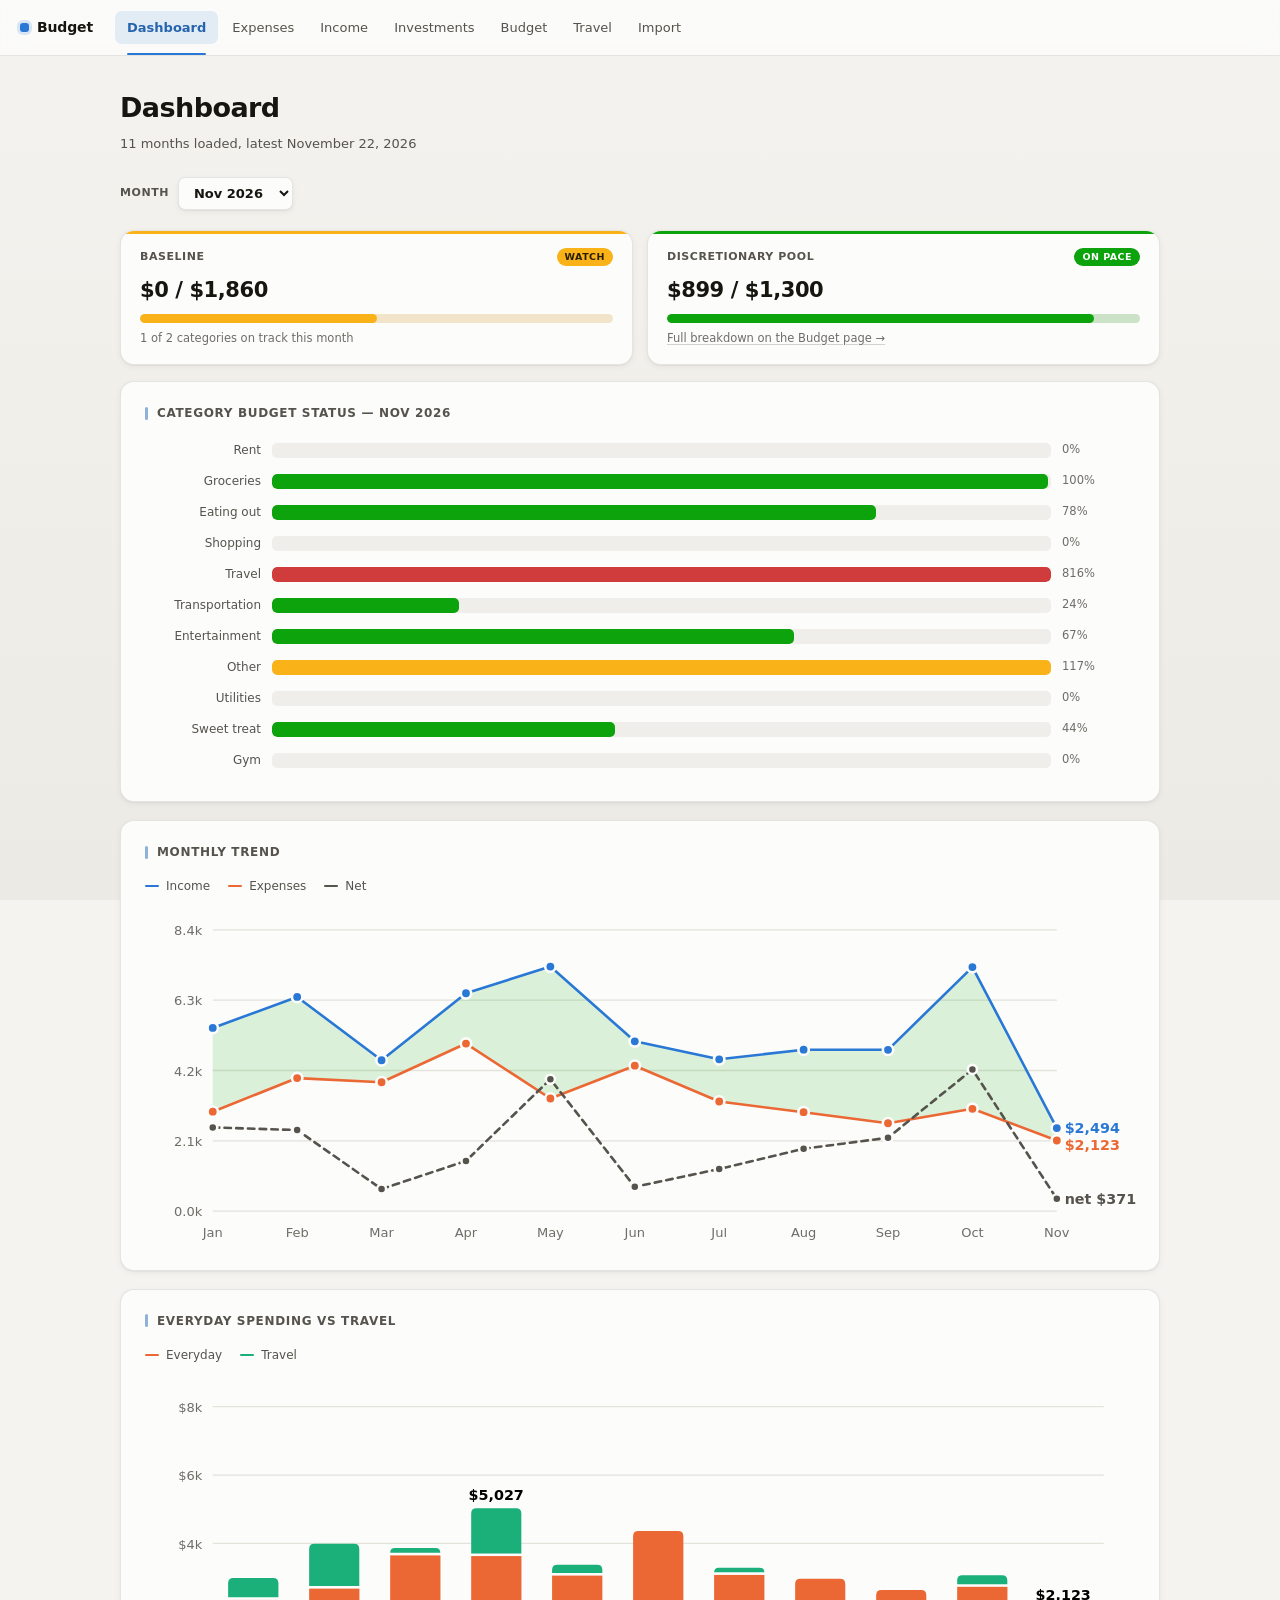
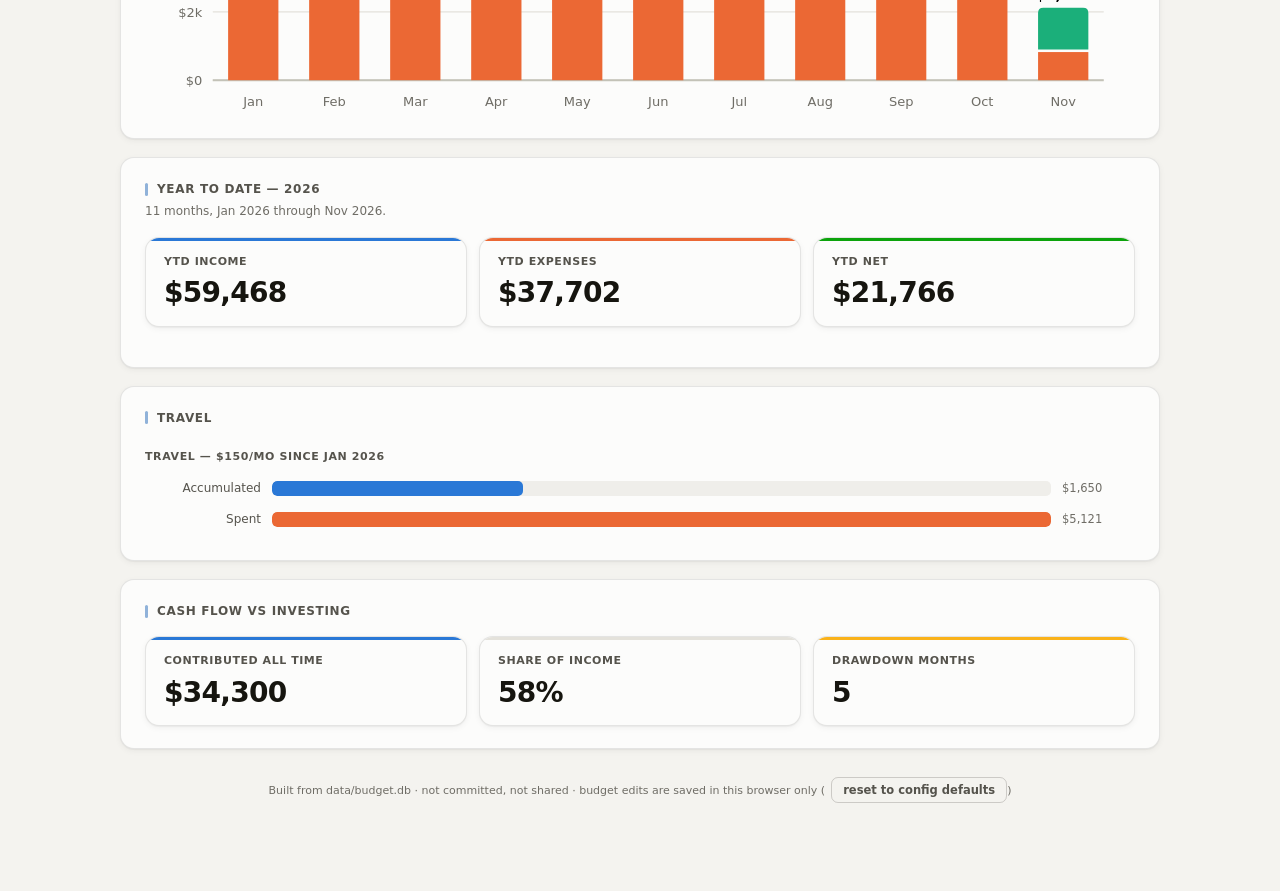
<file: site/index.html>
<!doctype html>
<html>
<head>
<meta charset="utf-8">
<meta name="viewport" content="width=device-width, initial-scale=1">
<title>Dashboard · Budget</title>
<link rel="stylesheet" href="style.css">
</head>
<body>
<nav class="topnav">
  <span class="brand">Budget</span>
  <a href="index.html" class="active">Dashboard</a><a href="expenses.html">Expenses</a><a href="income.html">Income</a><a href="investments.html">Investments</a><a href="budget.html">Budget</a><a href="travel.html">Travel</a><a href="import.html">Import</a>
</nav>
<div class="wrap">

  <div class="page-header">
    <h1>Dashboard</h1>
    <div class="subtitle">11 months loaded, latest November 22, 2026</div>
  </div>
  

  <div class="month-toggle">
    <label for="month-select">Month</label>
    <select id="month-select"></select>
  </div>

  <div class="status-row">
    <div class="status-card" id="sc-baseline">
      <div class="sc-head">
        <span class="sc-label">Baseline</span>
        <span class="status-badge neutral m-badge"></span>
      </div>
      <div class="sc-value" id="sc-baseline-value">—</div>
      <div class="sc-track"><div class="sc-fill" id="sc-baseline-fill" style="width:0%"></div></div>
      <div class="sc-note" id="sc-baseline-note"></div>
    </div>

    <div class="status-card" id="sc-discretionary">
      <div class="sc-head">
        <span class="sc-label">Discretionary pool</span>
        <span class="status-badge neutral m-badge"></span>
      </div>
      <div class="sc-value" id="sc-discretionary-value">—</div>
      <div class="sc-track"><div class="sc-fill" id="sc-discretionary-fill" style="width:0%"></div></div>
      <div class="sc-note" id="sc-discretionary-note">
        <a href="budget.html">Full breakdown on the Budget page →</a>
      </div>
    </div>
  </div>

  <div class="card">
    <h2 id="h-dash-topcats">Category budget status</h2>
    <div id="dash-top-cats"></div>
  </div>

  <div class="card">
    <h2>Monthly trend</h2>
    <div class="legend">
      <span class="legend-key"><span class="legend-swatch" style="background:var(--series-1)"></span>Income</span>
      <span class="legend-key"><span class="legend-swatch" style="background:var(--series-2)"></span>Expenses</span>
      <span class="legend-key"><span class="legend-swatch" style="background:var(--text-secondary); border-top:2px dashed var(--text-secondary); height:0;"></span>Net</span>
    </div>
    
  <svg viewBox="0 0 760 260" class="chart-svg">
    <line x1="52" y1="232.0" x2="700" y2="232.0" stroke="var(--gridline)" stroke-width="1"/><text x="44" y="236.0" text-anchor="end" class="axis-label">0.0k</text><line x1="52" y1="178.0" x2="700" y2="178.0" stroke="var(--gridline)" stroke-width="1"/><text x="44" y="182.0" text-anchor="end" class="axis-label">2.1k</text><line x1="52" y1="124.0" x2="700" y2="124.0" stroke="var(--gridline)" stroke-width="1"/><text x="44" y="128.0" text-anchor="end" class="axis-label">4.2k</text><line x1="52" y1="70.0" x2="700" y2="70.0" stroke="var(--gridline)" stroke-width="1"/><text x="44" y="74.0" text-anchor="end" class="axis-label">6.3k</text><line x1="52" y1="16.0" x2="700" y2="16.0" stroke="var(--gridline)" stroke-width="1"/><text x="44" y="20.0" text-anchor="end" class="axis-label">8.4k</text>
    <polygon points="52.0,91.3 116.8,67.5 116.8,129.8 52.0,155.6" fill="var(--good)" opacity="0.14"/><polygon points="116.8,67.5 181.6,116.1 181.6,133.0 116.8,129.8" fill="var(--good)" opacity="0.14"/><polygon points="181.6,116.1 246.4,64.7 246.4,103.3 181.6,133.0" fill="var(--good)" opacity="0.14"/><polygon points="246.4,64.7 311.2,44.2 311.2,145.5 246.4,103.3" fill="var(--good)" opacity="0.14"/><polygon points="311.2,44.2 376.0,101.6 376.0,120.3 311.2,145.5" fill="var(--good)" opacity="0.14"/><polygon points="376.0,101.6 440.8,115.4 440.8,147.8 376.0,120.3" fill="var(--good)" opacity="0.14"/><polygon points="440.8,115.4 505.6,108.0 505.6,156.0 440.8,147.8" fill="var(--good)" opacity="0.14"/><polygon points="505.6,108.0 570.4,108.1 570.4,164.5 505.6,156.0" fill="var(--good)" opacity="0.14"/><polygon points="570.4,108.1 635.2,44.6 635.2,153.4 570.4,164.5" fill="var(--good)" opacity="0.14"/><polygon points="635.2,44.6 700.0,168.2 700.0,177.7 635.2,153.4" fill="var(--good)" opacity="0.14"/>
    <path d="M 52.0 91.3 L 116.8 67.5 L 181.6 116.1 L 246.4 64.7 L 311.2 44.2 L 376.0 101.6 L 440.8 115.4 L 505.6 108.0 L 570.4 108.1 L 635.2 44.6 L 700.0 168.2" fill="none" stroke="var(--series-1)" stroke-width="2" stroke-linejoin="round" stroke-linecap="round"/><path d="M 52.0 155.6 L 116.8 129.8 L 181.6 133.0 L 246.4 103.3 L 311.2 145.5 L 376.0 120.3 L 440.8 147.8 L 505.6 156.0 L 570.4 164.5 L 635.2 153.4 L 700.0 177.7" fill="none" stroke="var(--series-2)" stroke-width="2" stroke-linejoin="round" stroke-linecap="round"/><path d="M 52.0 167.7 L 116.8 169.7 L 181.6 215.0 L 246.4 193.4 L 311.2 130.7 L 376.0 213.3 L 440.8 199.6 L 505.6 184.1 L 570.4 175.6 L 635.2 123.2 L 700.0 222.5" fill="none" stroke="var(--text-secondary)" stroke-width="2" stroke-dasharray="5 4" stroke-linejoin="round" stroke-linecap="round"/>
    <circle cx="52.0" cy="91.3" r="4" fill="var(--series-1)" stroke="var(--surface-1)" stroke-width="2"/><circle cx="116.8" cy="67.5" r="4" fill="var(--series-1)" stroke="var(--surface-1)" stroke-width="2"/><circle cx="181.6" cy="116.1" r="4" fill="var(--series-1)" stroke="var(--surface-1)" stroke-width="2"/><circle cx="246.4" cy="64.7" r="4" fill="var(--series-1)" stroke="var(--surface-1)" stroke-width="2"/><circle cx="311.2" cy="44.2" r="4" fill="var(--series-1)" stroke="var(--surface-1)" stroke-width="2"/><circle cx="376.0" cy="101.6" r="4" fill="var(--series-1)" stroke="var(--surface-1)" stroke-width="2"/><circle cx="440.8" cy="115.4" r="4" fill="var(--series-1)" stroke="var(--surface-1)" stroke-width="2"/><circle cx="505.6" cy="108.0" r="4" fill="var(--series-1)" stroke="var(--surface-1)" stroke-width="2"/><circle cx="570.4" cy="108.1" r="4" fill="var(--series-1)" stroke="var(--surface-1)" stroke-width="2"/><circle cx="635.2" cy="44.6" r="4" fill="var(--series-1)" stroke="var(--surface-1)" stroke-width="2"/><circle cx="700.0" cy="168.2" r="4" fill="var(--series-1)" stroke="var(--surface-1)" stroke-width="2"/><circle cx="52.0" cy="155.6" r="4" fill="var(--series-2)" stroke="var(--surface-1)" stroke-width="2"/><circle cx="116.8" cy="129.8" r="4" fill="var(--series-2)" stroke="var(--surface-1)" stroke-width="2"/><circle cx="181.6" cy="133.0" r="4" fill="var(--series-2)" stroke="var(--surface-1)" stroke-width="2"/><circle cx="246.4" cy="103.3" r="4" fill="var(--series-2)" stroke="var(--surface-1)" stroke-width="2"/><circle cx="311.2" cy="145.5" r="4" fill="var(--series-2)" stroke="var(--surface-1)" stroke-width="2"/><circle cx="376.0" cy="120.3" r="4" fill="var(--series-2)" stroke="var(--surface-1)" stroke-width="2"/><circle cx="440.8" cy="147.8" r="4" fill="var(--series-2)" stroke="var(--surface-1)" stroke-width="2"/><circle cx="505.6" cy="156.0" r="4" fill="var(--series-2)" stroke="var(--surface-1)" stroke-width="2"/><circle cx="570.4" cy="164.5" r="4" fill="var(--series-2)" stroke="var(--surface-1)" stroke-width="2"/><circle cx="635.2" cy="153.4" r="4" fill="var(--series-2)" stroke="var(--surface-1)" stroke-width="2"/><circle cx="700.0" cy="177.7" r="4" fill="var(--series-2)" stroke="var(--surface-1)" stroke-width="2"/><circle cx="52.0" cy="167.7" r="3.5" fill="var(--text-secondary)" stroke="var(--surface-1)" stroke-width="2"/><circle cx="116.8" cy="169.7" r="3.5" fill="var(--text-secondary)" stroke="var(--surface-1)" stroke-width="2"/><circle cx="181.6" cy="215.0" r="3.5" fill="var(--text-secondary)" stroke="var(--surface-1)" stroke-width="2"/><circle cx="246.4" cy="193.4" r="3.5" fill="var(--text-secondary)" stroke="var(--surface-1)" stroke-width="2"/><circle cx="311.2" cy="130.7" r="3.5" fill="var(--text-secondary)" stroke="var(--surface-1)" stroke-width="2"/><circle cx="376.0" cy="213.3" r="3.5" fill="var(--text-secondary)" stroke="var(--surface-1)" stroke-width="2"/><circle cx="440.8" cy="199.6" r="3.5" fill="var(--text-secondary)" stroke="var(--surface-1)" stroke-width="2"/><circle cx="505.6" cy="184.1" r="3.5" fill="var(--text-secondary)" stroke="var(--surface-1)" stroke-width="2"/><circle cx="570.4" cy="175.6" r="3.5" fill="var(--text-secondary)" stroke="var(--surface-1)" stroke-width="2"/><circle cx="635.2" cy="123.2" r="3.5" fill="var(--text-secondary)" stroke="var(--surface-1)" stroke-width="2"/><circle cx="700.0" cy="222.5" r="3.5" fill="var(--text-secondary)" stroke="var(--surface-1)" stroke-width="2"/>
    <text x="52.0" y="252" text-anchor="middle" class="axis-label">Jan</text><text x="116.8" y="252" text-anchor="middle" class="axis-label">Feb</text><text x="181.6" y="252" text-anchor="middle" class="axis-label">Mar</text><text x="246.4" y="252" text-anchor="middle" class="axis-label">Apr</text><text x="311.2" y="252" text-anchor="middle" class="axis-label">May</text><text x="376.0" y="252" text-anchor="middle" class="axis-label">Jun</text><text x="440.8" y="252" text-anchor="middle" class="axis-label">Jul</text><text x="505.6" y="252" text-anchor="middle" class="axis-label">Aug</text><text x="570.4" y="252" text-anchor="middle" class="axis-label">Sep</text><text x="635.2" y="252" text-anchor="middle" class="axis-label">Oct</text><text x="700.0" y="252" text-anchor="middle" class="axis-label">Nov</text>
    <text x="706.0" y="172.2" class="end-label" fill="var(--series-1)">$2,494</text><text x="706.0" y="185.2" class="end-label" fill="var(--series-2)">$2,123</text><text x="706.0" y="226.5" class="end-label" fill="var(--text-secondary)">net $371</text>
    <line id="crosshair-trend" x1="0" y1="16" x2="0" y2="232"
          stroke="var(--baseline)" stroke-width="1" style="display:none"/>
    <rect class="hit-target" data-crosshair="crosshair-trend" data-cx="52.0" data-tooltip-title="Jan 2026" data-tooltip-rows="[[&quot;Income&quot;, &quot;$5,498&quot;, &quot;var(--series-1)&quot;], [&quot;Expenses&quot;, &quot;$2,985&quot;, &quot;var(--series-2)&quot;], [&quot;Net&quot;, &quot;$2,513&quot;, &quot;var(--good)&quot;]]" data-month-idx="0" x="22.5" y="16" width="58.9" height="216" fill="transparent"/><rect class="hit-target" data-crosshair="crosshair-trend" data-cx="116.8" data-tooltip-title="Feb 2026" data-tooltip-rows="[[&quot;Income&quot;, &quot;$6,424&quot;, &quot;var(--series-1)&quot;], [&quot;Expenses&quot;, &quot;$3,992&quot;, &quot;var(--series-2)&quot;], [&quot;Net&quot;, &quot;$2,432&quot;, &quot;var(--good)&quot;]]" data-month-idx="1" x="87.3" y="16" width="58.9" height="216" fill="transparent"/><rect class="hit-target" data-crosshair="crosshair-trend" data-cx="181.6" data-tooltip-title="Mar 2026" data-tooltip-rows="[[&quot;Income&quot;, &quot;$4,529&quot;, &quot;var(--series-1)&quot;], [&quot;Expenses&quot;, &quot;$3,866&quot;, &quot;var(--series-2)&quot;], [&quot;Net&quot;, &quot;$664&quot;, &quot;var(--good)&quot;]]" data-month-idx="2" x="152.1" y="16" width="58.9" height="216" fill="transparent"/><rect class="hit-target" data-crosshair="crosshair-trend" data-cx="246.4" data-tooltip-title="Apr 2026" data-tooltip-rows="[[&quot;Income&quot;, &quot;$6,534&quot;, &quot;var(--series-1)&quot;], [&quot;Expenses&quot;, &quot;$5,027&quot;, &quot;var(--series-2)&quot;], [&quot;Net&quot;, &quot;$1,507&quot;, &quot;var(--good)&quot;]]" data-month-idx="3" x="216.9" y="16" width="58.9" height="216" fill="transparent"/><rect class="hit-target" data-crosshair="crosshair-trend" data-cx="311.2" data-tooltip-title="May 2026" data-tooltip-rows="[[&quot;Income&quot;, &quot;$7,337&quot;, &quot;var(--series-1)&quot;], [&quot;Expenses&quot;, &quot;$3,380&quot;, &quot;var(--series-2)&quot;], [&quot;Net&quot;, &quot;$3,957&quot;, &quot;var(--good)&quot;]]" data-month-idx="4" x="281.7" y="16" width="58.9" height="216" fill="transparent"/><rect class="hit-target" data-crosshair="crosshair-trend" data-cx="376.0" data-tooltip-title="Jun 2026" data-tooltip-rows="[[&quot;Income&quot;, &quot;$5,093&quot;, &quot;var(--series-1)&quot;], [&quot;Expenses&quot;, &quot;$4,363&quot;, &quot;var(--series-2)&quot;], [&quot;Net&quot;, &quot;$730&quot;, &quot;var(--good)&quot;]]" data-month-idx="5" x="346.5" y="16" width="58.9" height="216" fill="transparent"/><rect class="hit-target" data-crosshair="crosshair-trend" data-cx="440.8" data-tooltip-title="Jul 2026" data-tooltip-rows="[[&quot;Income&quot;, &quot;$4,554&quot;, &quot;var(--series-1)&quot;], [&quot;Expenses&quot;, &quot;$3,290&quot;, &quot;var(--series-2)&quot;], [&quot;Net&quot;, &quot;$1,264&quot;, &quot;var(--good)&quot;]]" data-month-idx="6" x="411.3" y="16" width="58.9" height="216" fill="transparent"/><rect class="hit-target" data-crosshair="crosshair-trend" data-cx="505.6" data-tooltip-title="Aug 2026" data-tooltip-rows="[[&quot;Income&quot;, &quot;$4,842&quot;, &quot;var(--series-1)&quot;], [&quot;Expenses&quot;, &quot;$2,969&quot;, &quot;var(--series-2)&quot;], [&quot;Net&quot;, &quot;$1,873&quot;, &quot;var(--good)&quot;]]" data-month-idx="7" x="476.1" y="16" width="58.9" height="216" fill="transparent"/><rect class="hit-target" data-crosshair="crosshair-trend" data-cx="570.4" data-tooltip-title="Sep 2026" data-tooltip-rows="[[&quot;Income&quot;, &quot;$4,842&quot;, &quot;var(--series-1)&quot;], [&quot;Expenses&quot;, &quot;$2,639&quot;, &quot;var(--series-2)&quot;], [&quot;Net&quot;, &quot;$2,203&quot;, &quot;var(--good)&quot;]]" data-month-idx="8" x="540.9" y="16" width="58.9" height="216" fill="transparent"/><rect class="hit-target" data-crosshair="crosshair-trend" data-cx="635.2" data-tooltip-title="Oct 2026" data-tooltip-rows="[[&quot;Income&quot;, &quot;$7,320&quot;, &quot;var(--series-1)&quot;], [&quot;Expenses&quot;, &quot;$3,069&quot;, &quot;var(--series-2)&quot;], [&quot;Net&quot;, &quot;$4,252&quot;, &quot;var(--good)&quot;]]" data-month-idx="9" x="605.7" y="16" width="58.9" height="216" fill="transparent"/><rect class="hit-target" data-crosshair="crosshair-trend" data-cx="700.0" data-tooltip-title="Nov 2026" data-tooltip-rows="[[&quot;Income&quot;, &quot;$2,494&quot;, &quot;var(--series-1)&quot;], [&quot;Expenses&quot;, &quot;$2,123&quot;, &quot;var(--series-2)&quot;], [&quot;Net&quot;, &quot;$371&quot;, &quot;var(--good)&quot;]]" data-month-idx="10" x="670.5" y="16" width="58.9" height="216" fill="transparent"/>
  </svg>
  </div>

  
  <div class="card">
    <h2>Everyday spending vs travel</h2>
    <div class="legend">
      <span class="legend-key"><span class="legend-swatch" style="background:var(--series-2)"></span>Everyday</span>
      <span class="legend-key"><span class="legend-swatch" style="background:var(--series-3)"></span>Travel</span>
    </div>
    
  <svg viewBox="0 0 760 260" class="chart-svg">
    <line x1="52" y1="232.0" x2="736" y2="232.0" stroke="var(--gridline)" stroke-width="1"/><text x="44" y="236.0" text-anchor="end" class="axis-label">$0</text><line x1="52" y1="179.5" x2="736" y2="179.5" stroke="var(--gridline)" stroke-width="1"/><text x="44" y="183.5" text-anchor="end" class="axis-label">$2k</text><line x1="52" y1="127.0" x2="736" y2="127.0" stroke="var(--gridline)" stroke-width="1"/><text x="44" y="131.0" text-anchor="end" class="axis-label">$4k</text><line x1="52" y1="74.5" x2="736" y2="74.5" stroke="var(--gridline)" stroke-width="1"/><text x="44" y="78.5" text-anchor="end" class="axis-label">$6k</text><line x1="52" y1="22.0" x2="736" y2="22.0" stroke="var(--gridline)" stroke-width="1"/><text x="44" y="26.0" text-anchor="end" class="axis-label">$8k</text><line x1="52" y1="232.0" x2="736" y2="232.0" stroke="var(--baseline)" stroke-width="1.5"/>
    <rect x="63.8" y="170.4" width="38.6" height="61.6" fill="var(--series-2)"/><path d="M 63.8 168.4 L 63.8 157.6 Q 63.8 153.6 67.8 153.6 L 98.4 153.6 Q 102.4 153.6 102.4 157.6 L 102.4 168.4 Z" fill="var(--series-3)"/><rect x="126.0" y="161.7" width="38.6" height="70.3" fill="var(--series-2)"/><path d="M 126.0 159.7 L 126.0 131.2 Q 126.0 127.2 130.0 127.2 L 160.5 127.2 Q 164.5 127.2 164.5 131.2 L 164.5 159.7 Z" fill="var(--series-3)"/><rect x="188.2" y="136.2" width="38.6" height="95.8" fill="var(--series-2)"/><path d="M 188.2 134.2 L 188.2 134.2 Q 188.2 130.5 191.8 130.5 L 223.1 130.5 Q 226.7 130.5 226.7 134.2 L 226.7 134.2 Z" fill="var(--series-3)"/><rect x="250.4" y="136.7" width="38.6" height="95.3" fill="var(--series-2)"/><path d="M 250.4 134.7 L 250.4 104.0 Q 250.4 100.0 254.4 100.0 L 284.9 100.0 Q 288.9 100.0 288.9 104.0 L 288.9 134.7 Z" fill="var(--series-3)"/><rect x="312.5" y="151.7" width="38.6" height="80.3" fill="var(--series-2)"/><path d="M 312.5 149.7 L 312.5 147.3 Q 312.5 143.3 316.5 143.3 L 347.1 143.3 Q 351.1 143.3 351.1 147.3 L 351.1 149.7 Z" fill="var(--series-3)"/><path d="M 374.7 232.0 L 374.7 121.5 Q 374.7 117.5 378.7 117.5 L 409.3 117.5 Q 413.3 117.5 413.3 121.5 L 413.3 232.0 Z" fill="var(--series-2)"/><rect x="436.9" y="151.2" width="38.6" height="80.8" fill="var(--series-2)"/><path d="M 436.9 149.2 L 436.9 149.2 Q 436.9 145.6 440.4 145.6 L 471.9 145.6 Q 475.5 145.6 475.5 149.2 L 475.5 149.2 Z" fill="var(--series-3)"/><path d="M 499.1 232.0 L 499.1 158.1 Q 499.1 154.1 503.1 154.1 L 533.6 154.1 Q 537.6 154.1 537.6 158.1 L 537.6 232.0 Z" fill="var(--series-2)"/><path d="M 561.3 232.0 L 561.3 166.7 Q 561.3 162.7 565.3 162.7 L 595.8 162.7 Q 599.8 162.7 599.8 166.7 L 599.8 232.0 Z" fill="var(--series-2)"/><rect x="623.5" y="160.3" width="38.6" height="71.7" fill="var(--series-2)"/><path d="M 623.5 158.3 L 623.5 155.4 Q 623.5 151.4 627.5 151.4 L 658.0 151.4 Q 662.0 151.4 662.0 155.4 L 662.0 158.3 Z" fill="var(--series-3)"/><rect x="685.6" y="210.4" width="38.6" height="21.6" fill="var(--series-2)"/><path d="M 685.6 208.4 L 685.6 180.3 Q 685.6 176.3 689.6 176.3 L 720.2 176.3 Q 724.2 176.3 724.2 180.3 L 724.2 208.4 Z" fill="var(--series-3)"/>
    <text x="83.1" y="252" text-anchor="middle" class="axis-label">Jan</text><text x="145.3" y="252" text-anchor="middle" class="axis-label">Feb</text><text x="207.5" y="252" text-anchor="middle" class="axis-label">Mar</text><text x="269.6" y="252" text-anchor="middle" class="axis-label">Apr</text><text x="331.8" y="252" text-anchor="middle" class="axis-label">May</text><text x="394.0" y="252" text-anchor="middle" class="axis-label">Jun</text><text x="456.2" y="252" text-anchor="middle" class="axis-label">Jul</text><text x="518.4" y="252" text-anchor="middle" class="axis-label">Aug</text><text x="580.5" y="252" text-anchor="middle" class="axis-label">Sep</text><text x="642.7" y="252" text-anchor="middle" class="axis-label">Oct</text><text x="704.9" y="252" text-anchor="middle" class="axis-label">Nov</text>
    <text x="269.6" y="94.0" text-anchor="middle" class="end-label">$5,027</text><text x="704.9" y="170.3" text-anchor="middle" class="end-label">$2,123</text>
    <rect class="hit-target" data-tooltip-title="Jan 2026" data-tooltip-rows="[[&quot;Everyday&quot;, &quot;$2,423&quot;, &quot;var(--series-2)&quot;], [&quot;Travel&quot;, &quot;$562&quot;, &quot;var(--series-3)&quot;], [&quot;Total&quot;, &quot;$2,985&quot;, null]]" data-month-idx="0" x="52.0" y="22" width="62.2" height="210" fill="transparent"/><rect class="hit-target" data-tooltip-title="Feb 2026" data-tooltip-rows="[[&quot;Everyday&quot;, &quot;$2,755&quot;, &quot;var(--series-2)&quot;], [&quot;Travel&quot;, &quot;$1,237&quot;, &quot;var(--series-3)&quot;], [&quot;Total&quot;, &quot;$3,992&quot;, null]]" data-month-idx="1" x="114.2" y="22" width="62.2" height="210" fill="transparent"/><rect class="hit-target" data-tooltip-title="Mar 2026" data-tooltip-rows="[[&quot;Everyday&quot;, &quot;$3,726&quot;, &quot;var(--series-2)&quot;], [&quot;Travel&quot;, &quot;$139&quot;, &quot;var(--series-3)&quot;], [&quot;Total&quot;, &quot;$3,866&quot;, null]]" data-month-idx="2" x="176.4" y="22" width="62.2" height="210" fill="transparent"/><rect class="hit-target" data-tooltip-title="Apr 2026" data-tooltip-rows="[[&quot;Everyday&quot;, &quot;$3,708&quot;, &quot;var(--series-2)&quot;], [&quot;Travel&quot;, &quot;$1,319&quot;, &quot;var(--series-3)&quot;], [&quot;Total&quot;, &quot;$5,027&quot;, null]]" data-month-idx="3" x="238.5" y="22" width="62.2" height="210" fill="transparent"/><rect class="hit-target" data-tooltip-title="May 2026" data-tooltip-rows="[[&quot;Everyday&quot;, &quot;$3,136&quot;, &quot;var(--series-2)&quot;], [&quot;Travel&quot;, &quot;$244&quot;, &quot;var(--series-3)&quot;], [&quot;Total&quot;, &quot;$3,380&quot;, null]]" data-month-idx="4" x="300.7" y="22" width="62.2" height="210" fill="transparent"/><rect class="hit-target" data-tooltip-title="Jun 2026" data-tooltip-rows="[[&quot;Everyday&quot;, &quot;$4,363&quot;, &quot;var(--series-2)&quot;], [&quot;Total&quot;, &quot;$4,363&quot;, null]]" data-month-idx="5" x="362.9" y="22" width="62.2" height="210" fill="transparent"/><rect class="hit-target" data-tooltip-title="Jul 2026" data-tooltip-rows="[[&quot;Everyday&quot;, &quot;$3,155&quot;, &quot;var(--series-2)&quot;], [&quot;Travel&quot;, &quot;$135&quot;, &quot;var(--series-3)&quot;], [&quot;Total&quot;, &quot;$3,290&quot;, null]]" data-month-idx="6" x="425.1" y="22" width="62.2" height="210" fill="transparent"/><rect class="hit-target" data-tooltip-title="Aug 2026" data-tooltip-rows="[[&quot;Everyday&quot;, &quot;$2,969&quot;, &quot;var(--series-2)&quot;], [&quot;Total&quot;, &quot;$2,969&quot;, null]]" data-month-idx="7" x="487.3" y="22" width="62.2" height="210" fill="transparent"/><rect class="hit-target" data-tooltip-title="Sep 2026" data-tooltip-rows="[[&quot;Everyday&quot;, &quot;$2,639&quot;, &quot;var(--series-2)&quot;], [&quot;Total&quot;, &quot;$2,639&quot;, null]]" data-month-idx="8" x="549.5" y="22" width="62.2" height="210" fill="transparent"/><rect class="hit-target" data-tooltip-title="Oct 2026" data-tooltip-rows="[[&quot;Everyday&quot;, &quot;$2,808&quot;, &quot;var(--series-2)&quot;], [&quot;Travel&quot;, &quot;$261&quot;, &quot;var(--series-3)&quot;], [&quot;Total&quot;, &quot;$3,069&quot;, null]]" data-month-idx="9" x="611.6" y="22" width="62.2" height="210" fill="transparent"/><rect class="hit-target" data-tooltip-title="Nov 2026" data-tooltip-rows="[[&quot;Everyday&quot;, &quot;$899&quot;, &quot;var(--series-2)&quot;], [&quot;Travel&quot;, &quot;$1,224&quot;, &quot;var(--series-3)&quot;], [&quot;Total&quot;, &quot;$2,123&quot;, null]]" data-month-idx="10" x="673.8" y="22" width="62.2" height="210" fill="transparent"/>
  </svg>
  </div>

  <div class="card">
    <h2>Year to date — 2026</h2>
    <div class="card-sub">11 months, Jan 2026 through Nov 2026.</div>
    <div class="tiles">
      <div class="tile" style="--tile-accent:var(--series-1)"><div class="tile-label">YTD income</div><div class="tile-value">$59,468</div></div>
      <div class="tile" style="--tile-accent:var(--series-2)"><div class="tile-label">YTD expenses</div><div class="tile-value">$37,702</div></div>
      <div class="tile" style="--tile-accent:var(--good)"><div class="tile-label">YTD net</div><div class="tile-value">$21,766</div></div>
    </div>
  </div>

  
  <div class="card">
    <h2>Travel</h2>
    
    <div class="group-label">Travel — $150/mo since Jan 2026</div>
    <div class="jsbar-row"><div class="jsbar-label">Accumulated</div><div class="jsbar-track"><div class="jsbar-fill" style="width:32.2%;background:var(--series-1)"></div></div><div class="jsbar-value">$1,650</div></div>
    <div class="jsbar-row"><div class="jsbar-label">Spent</div><div class="jsbar-track"><div class="jsbar-fill" style="width:100.0%;background:var(--series-2)"></div></div><div class="jsbar-value">$5,121</div></div>
  </div>

  
  <div class="card">
    <h2>Cash flow vs investing</h2>
    <div class="tiles" style="margin-bottom:0;">
      <div class="tile" style="--tile-accent:var(--series-1)"><div class="tile-label">Contributed all time</div><div class="tile-value">$34,300</div></div>
      <div class="tile"><div class="tile-label">Share of income</div><div class="tile-value">58%</div></div>
      <div class="tile" style="--tile-accent:var(--warning)"><div class="tile-label">Drawdown months</div><div class="tile-value">5</div></div>
    </div>
  </div>

  <footer class="page-footer">Built from data/budget.db · not committed, not shared ·
    budget edits are saved in this browser only (<button class="reset-btn" id="reset-btn" style="margin-left:6px">reset to config defaults</button>)</footer>
</div>
<div id="tooltip"></div>
<script src="data.js"></script>
<script src="app.js"></script>
<script>

const CATEGORY_LABELS_DASH = {"rent": "Rent", "groceries": "Groceries", "utilities": "Utilities", "transportation": "Transportation", "eating_out": "Eating out", "sweet_treat": "Sweet treat", "entertainment": "Entertainment", "gym": "Gym", "shopping": "Shopping", "other": "Other", "travel": "Travel"};
function renderDashboard(monthIdx) {
  const DATA = window.DATA;
  const month = DATA.months[monthIdx];
  const m = DATA.byMonth[month];
  const label = DATA.monthLabels[month];

  document.getElementById('h-dash-topcats').textContent = 'Category budget status — ' + label;

  const baseline = baselineSummary(DATA, monthIdx);
  let baseStatus = 'neutral';
  if (baseline.withTarget) {
    baseStatus = baseline.onTrack === baseline.withTarget ? 'good' : (baseline.onTrack === 0 ? 'critical' : 'warning');
  }
  const baseColor = STATUS_HEX[baseStatus];
  document.getElementById('sc-baseline-value').textContent = fmtMoney(baseline.actual) + ' / ' + fmtMoney(baseline.target);
  document.getElementById('sc-baseline').style.setProperty('--fill-color', baseColor);
  document.getElementById('sc-baseline-fill').style.width =
    (baseline.withTarget ? (baseline.onTrack / baseline.withTarget) * 100 : 0) + '%';
  document.getElementById('sc-baseline-fill').style.background = baseColor;
  document.getElementById('sc-baseline-note').textContent = baseline.onTrack + ' of ' + baseline.withTarget + ' categories on track this month';
  const baseBadge = document.querySelector('#sc-baseline .m-badge');
  baseBadge.textContent = baseline.withTarget ? STATUS_TEXT[baseStatus] : '';
  baseBadge.className = 'status-badge m-badge ' + baseStatus;

  const discPool = poolResult(DATA, monthIdx, 'discretionary');
  const discColor = STATUS_HEX[discPool.status];
  document.getElementById('sc-discretionary-value').textContent = fmtMoney(discPool.actual) + ' / ' + fmtMoney(discPool.target);
  document.getElementById('sc-discretionary').style.setProperty('--fill-color', discColor);
  document.getElementById('sc-discretionary-fill').style.width = Math.min(100, (discPool.ratio || 0) * 100) + '%';
  document.getElementById('sc-discretionary-fill').style.background = discColor;
  const discBadge = document.querySelector('#sc-discretionary .m-badge');
  discBadge.textContent = STATUS_TEXT[discPool.status];
  discBadge.className = 'status-badge m-badge ' + discPool.status;

  renderCategoryPercentList(document.getElementById('dash-top-cats'), DATA, monthIdx, CATEGORY_LABELS_DASH);
}
populateMonthSelect(document.getElementById('month-select'), window.DATA, renderDashboard);
renderDashboard(window.DATA.months.length - 1);
document.getElementById('reset-btn').addEventListener('click', () => { clearOverrides(); renderDashboard(Number(document.getElementById('month-select').value)); });

</script>
</body>
</html>
</file>
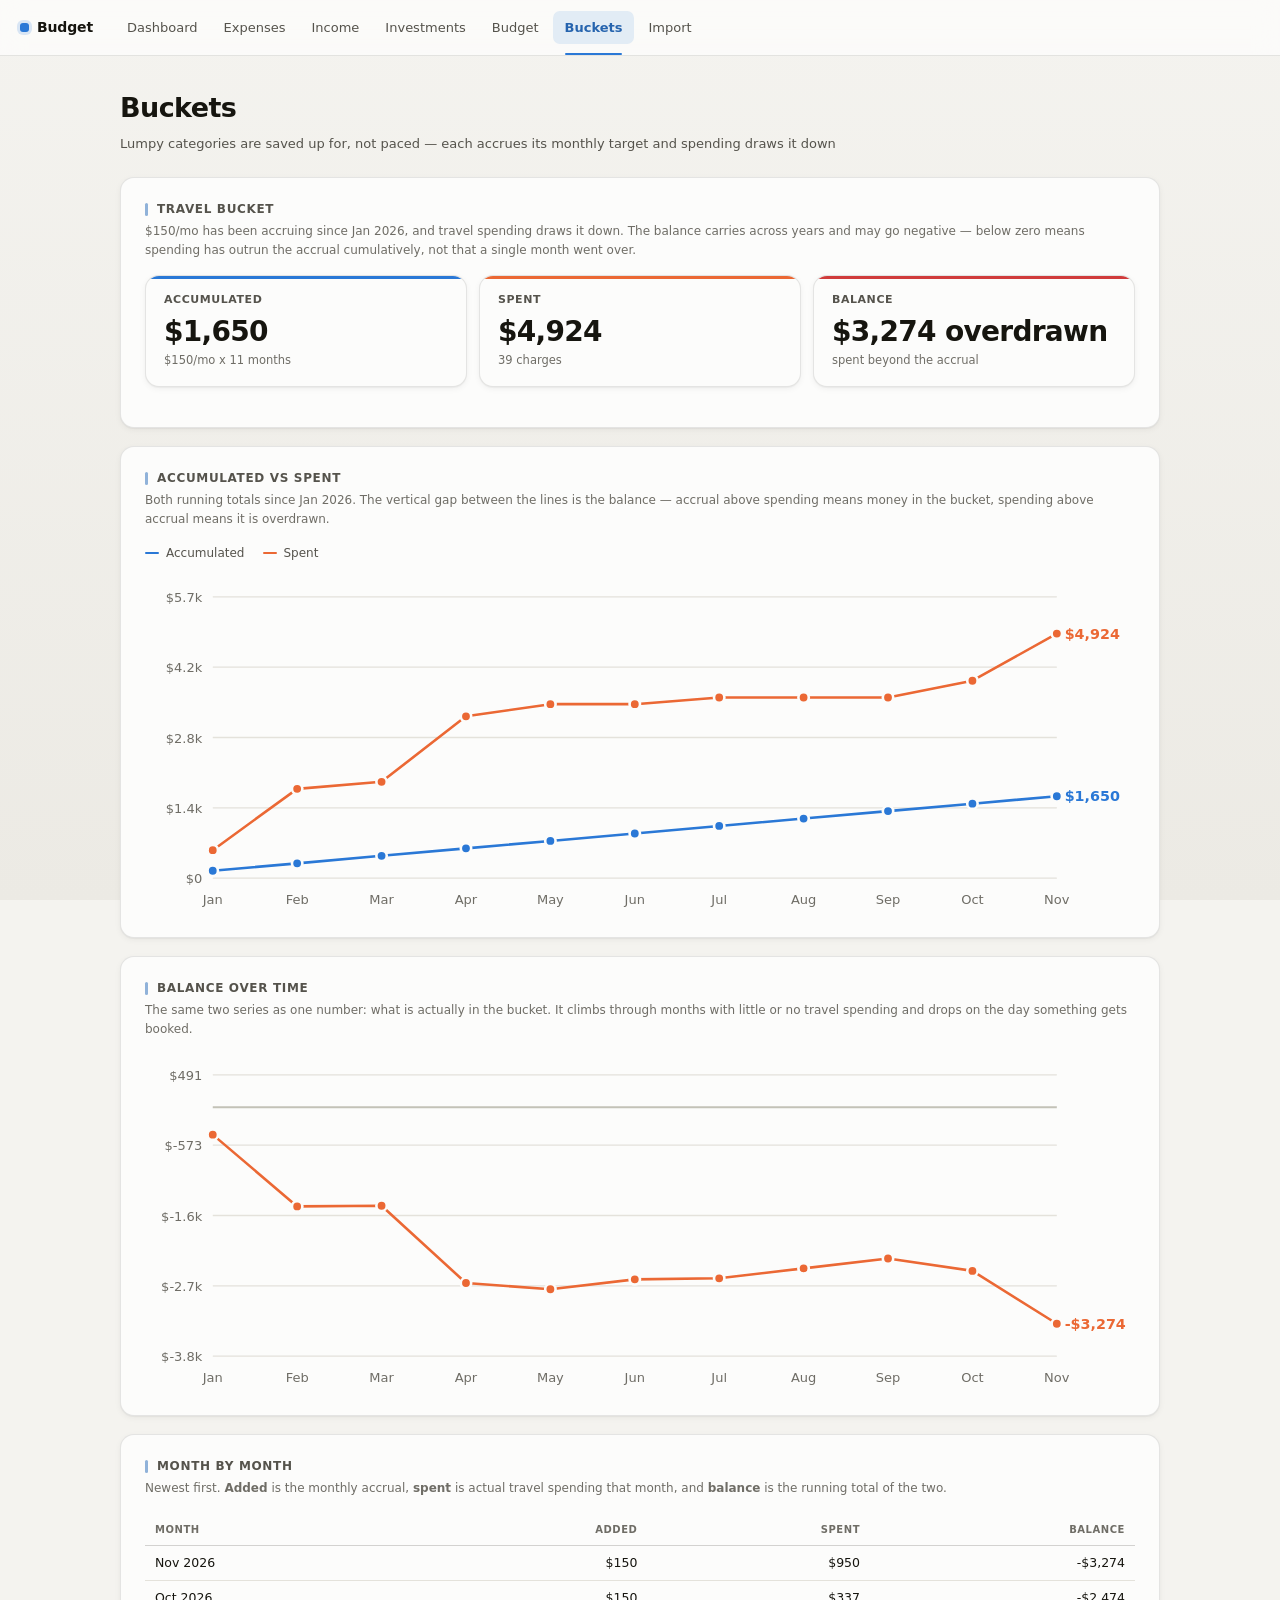
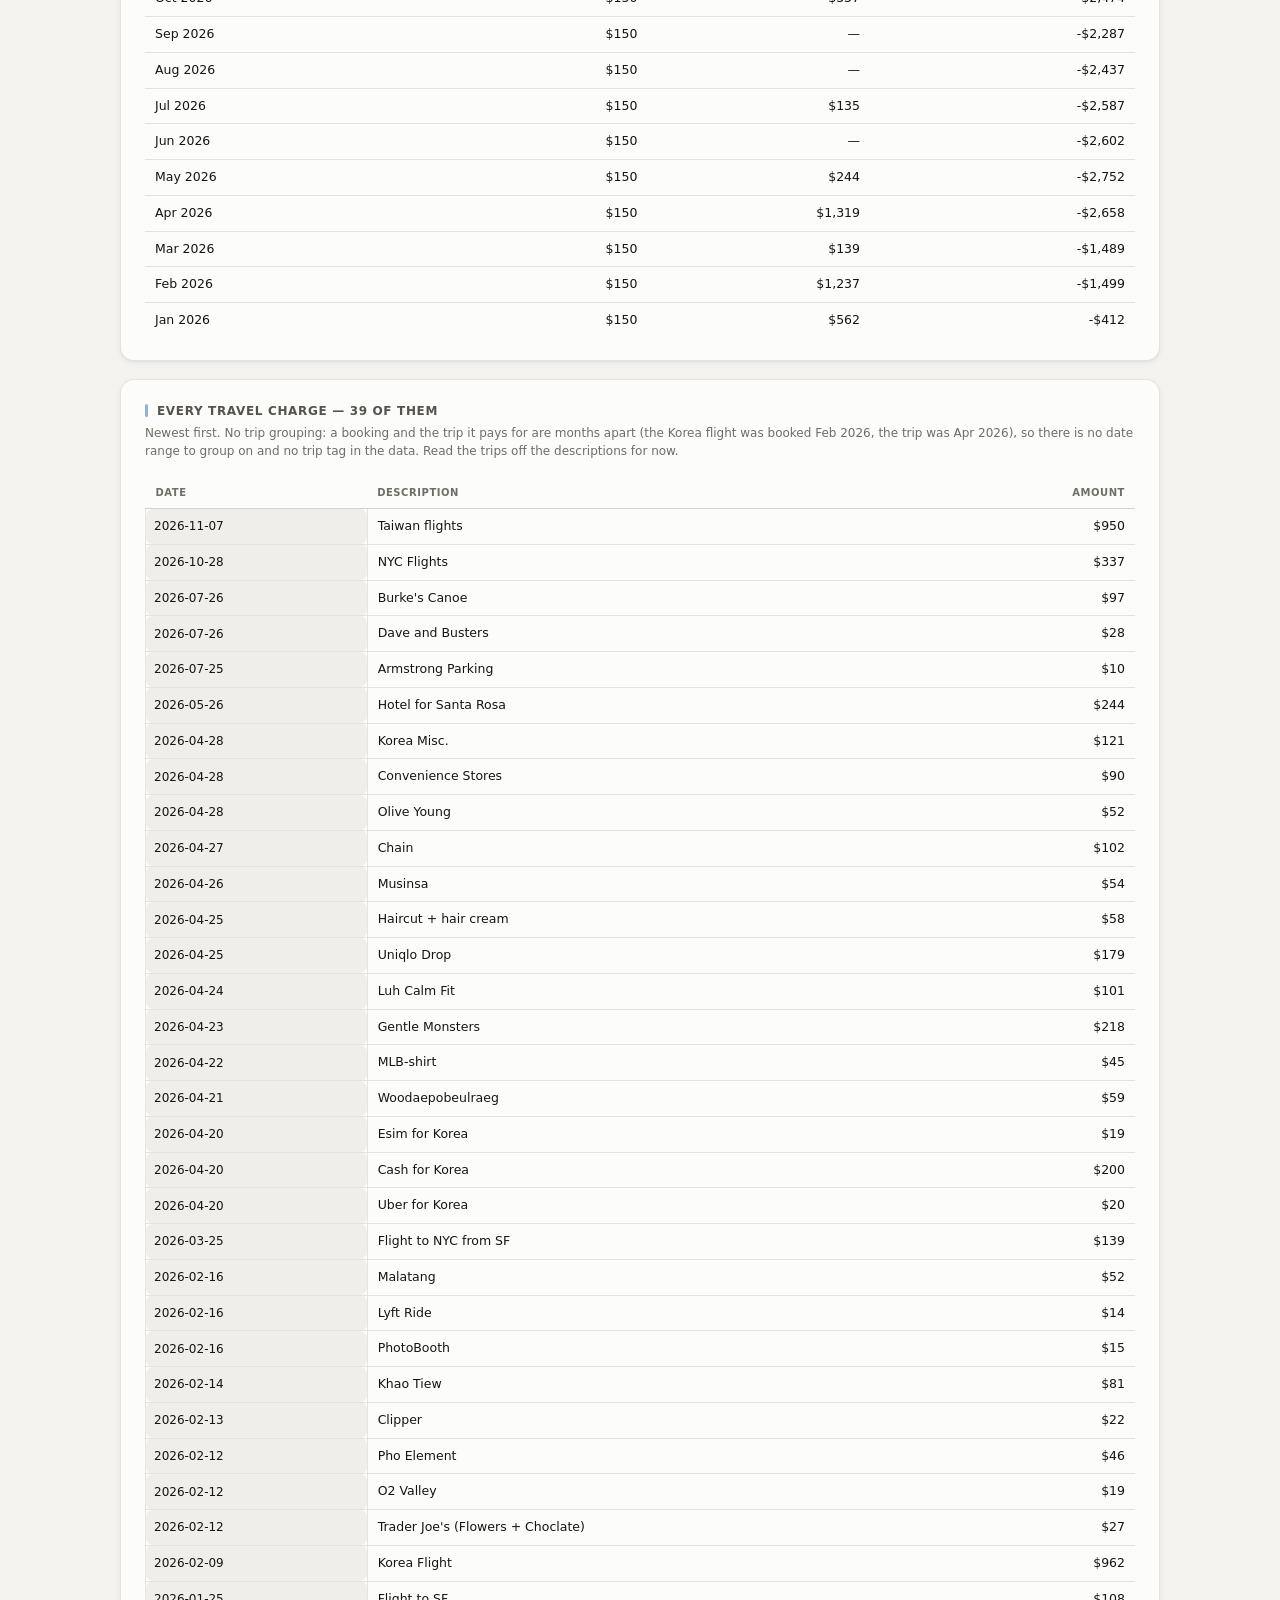
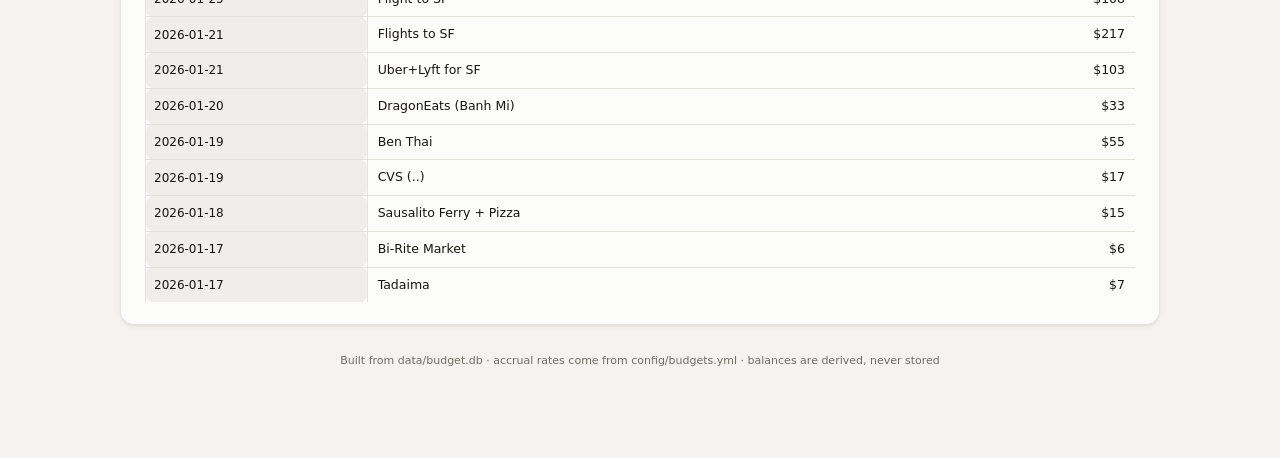
<file: site/buckets.html>
<!doctype html>
<html>
<head>
<meta charset="utf-8">
<meta name="viewport" content="width=device-width, initial-scale=1">
<title>Buckets · Budget</title>
<link rel="stylesheet" href="style.css">
</head>
<body>
<nav class="topnav">
  <span class="brand">Budget</span>
  <a href="index.html">Dashboard</a><a href="expenses.html">Expenses</a><a href="income.html">Income</a><a href="investments.html">Investments</a><a href="budget.html">Budget</a><a href="buckets.html" class="active">Buckets</a><a href="import.html">Import</a>
</nav>
<div class="wrap">

  <div class="page-header">
    <h1>Buckets</h1>
    <div class="subtitle">Lumpy categories are saved up for, not paced — each accrues its monthly target and
      spending draws it down</div>
  </div>

  <div class="card">
    <h2>Travel bucket</h2>
    <div class="card-sub">$150/mo has been accruing since Jan 2026, and travel
      spending draws it down. The balance carries across years and may go negative — below zero means spending has
      outrun the accrual cumulatively, not that a single month went over.</div>
    <div class="tiles">
      <div class="tile" style="--tile-accent:var(--series-1)"><div class="tile-label">Accumulated</div><div class="tile-value">$1,650</div><div class="tile-sub">$150/mo x 11 months</div></div>
      <div class="tile" style="--tile-accent:var(--series-2)"><div class="tile-label">Spent</div><div class="tile-value">$4,924</div><div class="tile-sub">39 charges</div></div>
      <div class="tile" style="--tile-accent:var(--critical)"><div class="tile-label">Balance</div><div class="tile-value">$3,274 overdrawn</div><div class="tile-sub">spent beyond the accrual</div></div>
    </div>
  </div>

  <div class="card">
    <h2>Accumulated vs spent</h2>
    <div class="card-sub">Both running totals since Jan 2026. The vertical gap between the lines is the
      balance — accrual above spending means money in the bucket, spending above accrual means it is overdrawn.</div>
    <div class="legend">
      <span class="legend-key"><span class="legend-swatch" style="background:var(--series-1)"></span>Accumulated</span>
      <span class="legend-key"><span class="legend-swatch" style="background:var(--series-2)"></span>Spent</span>
    </div>
    
  <svg viewBox="0 0 760 260" class="chart-svg">
    <line x1="52" y1="232.0" x2="700" y2="232.0" stroke="var(--gridline)" stroke-width="1"/><text x="44" y="236.0" text-anchor="end" class="axis-label">$0</text><line x1="52" y1="178.0" x2="700" y2="178.0" stroke="var(--gridline)" stroke-width="1"/><text x="44" y="182.0" text-anchor="end" class="axis-label">$1.4k</text><line x1="52" y1="124.0" x2="700" y2="124.0" stroke="var(--gridline)" stroke-width="1"/><text x="44" y="128.0" text-anchor="end" class="axis-label">$2.8k</text><line x1="52" y1="70.0" x2="700" y2="70.0" stroke="var(--gridline)" stroke-width="1"/><text x="44" y="74.0" text-anchor="end" class="axis-label">$4.2k</text><line x1="52" y1="16.0" x2="700" y2="16.0" stroke="var(--gridline)" stroke-width="1"/><text x="44" y="20.0" text-anchor="end" class="axis-label">$5.7k</text>
    <path d="M 52.0 226.3 L 116.8 220.6 L 181.6 214.8 L 246.4 209.1 L 311.2 203.4 L 376.0 197.7 L 440.8 191.9 L 505.6 186.2 L 570.4 180.5 L 635.2 174.8 L 700.0 169.1" fill="none" stroke="var(--series-1)" stroke-width="2" stroke-linejoin="round" stroke-linecap="round"/><path d="M 52.0 210.5 L 116.8 163.4 L 181.6 158.0 L 246.4 107.7 L 311.2 98.4 L 376.0 98.4 L 440.8 93.3 L 505.6 93.3 L 570.4 93.3 L 635.2 80.4 L 700.0 44.2" fill="none" stroke="var(--series-2)" stroke-width="2" stroke-linejoin="round" stroke-linecap="round"/>
    <circle cx="52.0" cy="226.3" r="4" fill="var(--series-1)" stroke="var(--surface-1)" stroke-width="2"/><circle cx="116.8" cy="220.6" r="4" fill="var(--series-1)" stroke="var(--surface-1)" stroke-width="2"/><circle cx="181.6" cy="214.8" r="4" fill="var(--series-1)" stroke="var(--surface-1)" stroke-width="2"/><circle cx="246.4" cy="209.1" r="4" fill="var(--series-1)" stroke="var(--surface-1)" stroke-width="2"/><circle cx="311.2" cy="203.4" r="4" fill="var(--series-1)" stroke="var(--surface-1)" stroke-width="2"/><circle cx="376.0" cy="197.7" r="4" fill="var(--series-1)" stroke="var(--surface-1)" stroke-width="2"/><circle cx="440.8" cy="191.9" r="4" fill="var(--series-1)" stroke="var(--surface-1)" stroke-width="2"/><circle cx="505.6" cy="186.2" r="4" fill="var(--series-1)" stroke="var(--surface-1)" stroke-width="2"/><circle cx="570.4" cy="180.5" r="4" fill="var(--series-1)" stroke="var(--surface-1)" stroke-width="2"/><circle cx="635.2" cy="174.8" r="4" fill="var(--series-1)" stroke="var(--surface-1)" stroke-width="2"/><circle cx="700.0" cy="169.1" r="4" fill="var(--series-1)" stroke="var(--surface-1)" stroke-width="2"/><circle cx="52.0" cy="210.5" r="4" fill="var(--series-2)" stroke="var(--surface-1)" stroke-width="2"/><circle cx="116.8" cy="163.4" r="4" fill="var(--series-2)" stroke="var(--surface-1)" stroke-width="2"/><circle cx="181.6" cy="158.0" r="4" fill="var(--series-2)" stroke="var(--surface-1)" stroke-width="2"/><circle cx="246.4" cy="107.7" r="4" fill="var(--series-2)" stroke="var(--surface-1)" stroke-width="2"/><circle cx="311.2" cy="98.4" r="4" fill="var(--series-2)" stroke="var(--surface-1)" stroke-width="2"/><circle cx="376.0" cy="98.4" r="4" fill="var(--series-2)" stroke="var(--surface-1)" stroke-width="2"/><circle cx="440.8" cy="93.3" r="4" fill="var(--series-2)" stroke="var(--surface-1)" stroke-width="2"/><circle cx="505.6" cy="93.3" r="4" fill="var(--series-2)" stroke="var(--surface-1)" stroke-width="2"/><circle cx="570.4" cy="93.3" r="4" fill="var(--series-2)" stroke="var(--surface-1)" stroke-width="2"/><circle cx="635.2" cy="80.4" r="4" fill="var(--series-2)" stroke="var(--surface-1)" stroke-width="2"/><circle cx="700.0" cy="44.2" r="4" fill="var(--series-2)" stroke="var(--surface-1)" stroke-width="2"/>
    <text x="52.0" y="252" text-anchor="middle" class="axis-label">Jan</text><text x="116.8" y="252" text-anchor="middle" class="axis-label">Feb</text><text x="181.6" y="252" text-anchor="middle" class="axis-label">Mar</text><text x="246.4" y="252" text-anchor="middle" class="axis-label">Apr</text><text x="311.2" y="252" text-anchor="middle" class="axis-label">May</text><text x="376.0" y="252" text-anchor="middle" class="axis-label">Jun</text><text x="440.8" y="252" text-anchor="middle" class="axis-label">Jul</text><text x="505.6" y="252" text-anchor="middle" class="axis-label">Aug</text><text x="570.4" y="252" text-anchor="middle" class="axis-label">Sep</text><text x="635.2" y="252" text-anchor="middle" class="axis-label">Oct</text><text x="700.0" y="252" text-anchor="middle" class="axis-label">Nov</text>
    <text x="706.0" y="48.2" class="end-label" fill="var(--series-2)">$4,924</text><text x="706.0" y="173.1" class="end-label" fill="var(--series-1)">$1,650</text>
    <line id="crosshair-cum-travel" x1="0" y1="16" x2="0" y2="232"
          stroke="var(--baseline)" stroke-width="1" style="display:none"/>
    <rect class="hit-target" data-crosshair="crosshair-cum-travel" data-cx="52.0" data-tooltip-title="Jan 2026" data-tooltip-rows="[[&quot;Accumulated&quot;, &quot;$150&quot;, &quot;var(--series-1)&quot;], [&quot;Spent&quot;, &quot;$562&quot;, &quot;var(--series-2)&quot;]]" data-month-idx="0" x="22.5" y="16" width="58.9" height="216" fill="transparent"/><rect class="hit-target" data-crosshair="crosshair-cum-travel" data-cx="116.8" data-tooltip-title="Feb 2026" data-tooltip-rows="[[&quot;Accumulated&quot;, &quot;$300&quot;, &quot;var(--series-1)&quot;], [&quot;Spent&quot;, &quot;$1,799&quot;, &quot;var(--series-2)&quot;]]" data-month-idx="1" x="87.3" y="16" width="58.9" height="216" fill="transparent"/><rect class="hit-target" data-crosshair="crosshair-cum-travel" data-cx="181.6" data-tooltip-title="Mar 2026" data-tooltip-rows="[[&quot;Accumulated&quot;, &quot;$450&quot;, &quot;var(--series-1)&quot;], [&quot;Spent&quot;, &quot;$1,939&quot;, &quot;var(--series-2)&quot;]]" data-month-idx="2" x="152.1" y="16" width="58.9" height="216" fill="transparent"/><rect class="hit-target" data-crosshair="crosshair-cum-travel" data-cx="246.4" data-tooltip-title="Apr 2026" data-tooltip-rows="[[&quot;Accumulated&quot;, &quot;$600&quot;, &quot;var(--series-1)&quot;], [&quot;Spent&quot;, &quot;$3,258&quot;, &quot;var(--series-2)&quot;]]" data-month-idx="3" x="216.9" y="16" width="58.9" height="216" fill="transparent"/><rect class="hit-target" data-crosshair="crosshair-cum-travel" data-cx="311.2" data-tooltip-title="May 2026" data-tooltip-rows="[[&quot;Accumulated&quot;, &quot;$750&quot;, &quot;var(--series-1)&quot;], [&quot;Spent&quot;, &quot;$3,502&quot;, &quot;var(--series-2)&quot;]]" data-month-idx="4" x="281.7" y="16" width="58.9" height="216" fill="transparent"/><rect class="hit-target" data-crosshair="crosshair-cum-travel" data-cx="376.0" data-tooltip-title="Jun 2026" data-tooltip-rows="[[&quot;Accumulated&quot;, &quot;$900&quot;, &quot;var(--series-1)&quot;], [&quot;Spent&quot;, &quot;$3,502&quot;, &quot;var(--series-2)&quot;]]" data-month-idx="5" x="346.5" y="16" width="58.9" height="216" fill="transparent"/><rect class="hit-target" data-crosshair="crosshair-cum-travel" data-cx="440.8" data-tooltip-title="Jul 2026" data-tooltip-rows="[[&quot;Accumulated&quot;, &quot;$1,050&quot;, &quot;var(--series-1)&quot;], [&quot;Spent&quot;, &quot;$3,637&quot;, &quot;var(--series-2)&quot;]]" data-month-idx="6" x="411.3" y="16" width="58.9" height="216" fill="transparent"/><rect class="hit-target" data-crosshair="crosshair-cum-travel" data-cx="505.6" data-tooltip-title="Aug 2026" data-tooltip-rows="[[&quot;Accumulated&quot;, &quot;$1,200&quot;, &quot;var(--series-1)&quot;], [&quot;Spent&quot;, &quot;$3,637&quot;, &quot;var(--series-2)&quot;]]" data-month-idx="7" x="476.1" y="16" width="58.9" height="216" fill="transparent"/><rect class="hit-target" data-crosshair="crosshair-cum-travel" data-cx="570.4" data-tooltip-title="Sep 2026" data-tooltip-rows="[[&quot;Accumulated&quot;, &quot;$1,350&quot;, &quot;var(--series-1)&quot;], [&quot;Spent&quot;, &quot;$3,637&quot;, &quot;var(--series-2)&quot;]]" data-month-idx="8" x="540.9" y="16" width="58.9" height="216" fill="transparent"/><rect class="hit-target" data-crosshair="crosshair-cum-travel" data-cx="635.2" data-tooltip-title="Oct 2026" data-tooltip-rows="[[&quot;Accumulated&quot;, &quot;$1,500&quot;, &quot;var(--series-1)&quot;], [&quot;Spent&quot;, &quot;$3,974&quot;, &quot;var(--series-2)&quot;]]" data-month-idx="9" x="605.7" y="16" width="58.9" height="216" fill="transparent"/><rect class="hit-target" data-crosshair="crosshair-cum-travel" data-cx="700.0" data-tooltip-title="Nov 2026" data-tooltip-rows="[[&quot;Accumulated&quot;, &quot;$1,650&quot;, &quot;var(--series-1)&quot;], [&quot;Spent&quot;, &quot;$4,924&quot;, &quot;var(--series-2)&quot;]]" data-month-idx="10" x="670.5" y="16" width="58.9" height="216" fill="transparent"/>
  </svg>
  </div>

  <div class="card">
    <h2>Balance over time</h2>
    <div class="card-sub">The same two series as one number: what is actually in the bucket. It climbs through
      months with little or no travel spending and drops on the day something gets booked.</div>
    
  <svg viewBox="0 0 760 260" class="chart-svg">
    <line x1="52" y1="232.0" x2="700" y2="232.0" stroke="var(--gridline)" stroke-width="1"/><text x="44" y="236.0" text-anchor="end" class="axis-label">$-3.8k</text><line x1="52" y1="178.0" x2="700" y2="178.0" stroke="var(--gridline)" stroke-width="1"/><text x="44" y="182.0" text-anchor="end" class="axis-label">$-2.7k</text><line x1="52" y1="124.0" x2="700" y2="124.0" stroke="var(--gridline)" stroke-width="1"/><text x="44" y="128.0" text-anchor="end" class="axis-label">$-1.6k</text><line x1="52" y1="70.0" x2="700" y2="70.0" stroke="var(--gridline)" stroke-width="1"/><text x="44" y="74.0" text-anchor="end" class="axis-label">$-573</text><line x1="52" y1="16.0" x2="700" y2="16.0" stroke="var(--gridline)" stroke-width="1"/><text x="44" y="20.0" text-anchor="end" class="axis-label">$491</text><line x1="52" y1="40.9" x2="700" y2="40.9" stroke="var(--baseline)" stroke-width="1.5"/>
    <path d="M 52.0 61.9 L 116.8 117.0 L 181.6 116.5 L 246.4 175.8 L 311.2 180.6 L 376.0 173.0 L 440.8 172.2 L 505.6 164.6 L 570.4 157.0 L 635.2 166.5 L 700.0 207.1" fill="none" stroke="var(--series-2)" stroke-width="2" stroke-linejoin="round" stroke-linecap="round"/>
    <circle cx="52.0" cy="61.9" r="4" fill="var(--series-2)" stroke="var(--surface-1)" stroke-width="2"/><circle cx="116.8" cy="117.0" r="4" fill="var(--series-2)" stroke="var(--surface-1)" stroke-width="2"/><circle cx="181.6" cy="116.5" r="4" fill="var(--series-2)" stroke="var(--surface-1)" stroke-width="2"/><circle cx="246.4" cy="175.8" r="4" fill="var(--series-2)" stroke="var(--surface-1)" stroke-width="2"/><circle cx="311.2" cy="180.6" r="4" fill="var(--series-2)" stroke="var(--surface-1)" stroke-width="2"/><circle cx="376.0" cy="173.0" r="4" fill="var(--series-2)" stroke="var(--surface-1)" stroke-width="2"/><circle cx="440.8" cy="172.2" r="4" fill="var(--series-2)" stroke="var(--surface-1)" stroke-width="2"/><circle cx="505.6" cy="164.6" r="4" fill="var(--series-2)" stroke="var(--surface-1)" stroke-width="2"/><circle cx="570.4" cy="157.0" r="4" fill="var(--series-2)" stroke="var(--surface-1)" stroke-width="2"/><circle cx="635.2" cy="166.5" r="4" fill="var(--series-2)" stroke="var(--surface-1)" stroke-width="2"/><circle cx="700.0" cy="207.1" r="4" fill="var(--series-2)" stroke="var(--surface-1)" stroke-width="2"/>
    <text x="52.0" y="252" text-anchor="middle" class="axis-label">Jan</text><text x="116.8" y="252" text-anchor="middle" class="axis-label">Feb</text><text x="181.6" y="252" text-anchor="middle" class="axis-label">Mar</text><text x="246.4" y="252" text-anchor="middle" class="axis-label">Apr</text><text x="311.2" y="252" text-anchor="middle" class="axis-label">May</text><text x="376.0" y="252" text-anchor="middle" class="axis-label">Jun</text><text x="440.8" y="252" text-anchor="middle" class="axis-label">Jul</text><text x="505.6" y="252" text-anchor="middle" class="axis-label">Aug</text><text x="570.4" y="252" text-anchor="middle" class="axis-label">Sep</text><text x="635.2" y="252" text-anchor="middle" class="axis-label">Oct</text><text x="700.0" y="252" text-anchor="middle" class="axis-label">Nov</text>
    <text x="706.0" y="211.1" class="end-label" fill="var(--series-2)">-$3,274</text>
    <line id="crosshair-fund-travel" x1="0" y1="16" x2="0" y2="232"
          stroke="var(--baseline)" stroke-width="1" style="display:none"/>
    <rect class="hit-target" data-crosshair="crosshair-fund-travel" data-cx="52.0" data-tooltip-title="Jan 2026" data-tooltip-rows="[[&quot;Balance&quot;, &quot;-$412&quot;, &quot;var(--series-2)&quot;]]" data-month-idx="0" x="22.5" y="16" width="58.9" height="216" fill="transparent"/><rect class="hit-target" data-crosshair="crosshair-fund-travel" data-cx="116.8" data-tooltip-title="Feb 2026" data-tooltip-rows="[[&quot;Balance&quot;, &quot;-$1,499&quot;, &quot;var(--series-2)&quot;]]" data-month-idx="1" x="87.3" y="16" width="58.9" height="216" fill="transparent"/><rect class="hit-target" data-crosshair="crosshair-fund-travel" data-cx="181.6" data-tooltip-title="Mar 2026" data-tooltip-rows="[[&quot;Balance&quot;, &quot;-$1,489&quot;, &quot;var(--series-2)&quot;]]" data-month-idx="2" x="152.1" y="16" width="58.9" height="216" fill="transparent"/><rect class="hit-target" data-crosshair="crosshair-fund-travel" data-cx="246.4" data-tooltip-title="Apr 2026" data-tooltip-rows="[[&quot;Balance&quot;, &quot;-$2,658&quot;, &quot;var(--series-2)&quot;]]" data-month-idx="3" x="216.9" y="16" width="58.9" height="216" fill="transparent"/><rect class="hit-target" data-crosshair="crosshair-fund-travel" data-cx="311.2" data-tooltip-title="May 2026" data-tooltip-rows="[[&quot;Balance&quot;, &quot;-$2,752&quot;, &quot;var(--series-2)&quot;]]" data-month-idx="4" x="281.7" y="16" width="58.9" height="216" fill="transparent"/><rect class="hit-target" data-crosshair="crosshair-fund-travel" data-cx="376.0" data-tooltip-title="Jun 2026" data-tooltip-rows="[[&quot;Balance&quot;, &quot;-$2,602&quot;, &quot;var(--series-2)&quot;]]" data-month-idx="5" x="346.5" y="16" width="58.9" height="216" fill="transparent"/><rect class="hit-target" data-crosshair="crosshair-fund-travel" data-cx="440.8" data-tooltip-title="Jul 2026" data-tooltip-rows="[[&quot;Balance&quot;, &quot;-$2,587&quot;, &quot;var(--series-2)&quot;]]" data-month-idx="6" x="411.3" y="16" width="58.9" height="216" fill="transparent"/><rect class="hit-target" data-crosshair="crosshair-fund-travel" data-cx="505.6" data-tooltip-title="Aug 2026" data-tooltip-rows="[[&quot;Balance&quot;, &quot;-$2,437&quot;, &quot;var(--series-2)&quot;]]" data-month-idx="7" x="476.1" y="16" width="58.9" height="216" fill="transparent"/><rect class="hit-target" data-crosshair="crosshair-fund-travel" data-cx="570.4" data-tooltip-title="Sep 2026" data-tooltip-rows="[[&quot;Balance&quot;, &quot;-$2,287&quot;, &quot;var(--series-2)&quot;]]" data-month-idx="8" x="540.9" y="16" width="58.9" height="216" fill="transparent"/><rect class="hit-target" data-crosshair="crosshair-fund-travel" data-cx="635.2" data-tooltip-title="Oct 2026" data-tooltip-rows="[[&quot;Balance&quot;, &quot;-$2,474&quot;, &quot;var(--series-2)&quot;]]" data-month-idx="9" x="605.7" y="16" width="58.9" height="216" fill="transparent"/><rect class="hit-target" data-crosshair="crosshair-fund-travel" data-cx="700.0" data-tooltip-title="Nov 2026" data-tooltip-rows="[[&quot;Balance&quot;, &quot;-$3,274&quot;, &quot;var(--series-2)&quot;]]" data-month-idx="10" x="670.5" y="16" width="58.9" height="216" fill="transparent"/>
  </svg>
  </div>

  <div class="card">
    <h2>Month by month</h2>
    <div class="card-sub">Newest first. <strong>Added</strong> is the monthly accrual, <strong>spent</strong> is
      actual travel spending that month, and <strong>balance</strong> is the running total of the two.</div>
    <table class="data-table">
      <thead><tr><th>Month</th><th class="num">Added</th><th class="num">Spent</th><th class="num">Balance</th></tr></thead>
      <tbody><tr>
      <td>Nov 2026</td>
      <td class="num">$150</td>
      <td class="num">$950</td>
      <td class="num">-$3,274</td>
    </tr><tr>
      <td>Oct 2026</td>
      <td class="num">$150</td>
      <td class="num">$337</td>
      <td class="num">-$2,474</td>
    </tr><tr>
      <td>Sep 2026</td>
      <td class="num">$150</td>
      <td class="num">—</td>
      <td class="num">-$2,287</td>
    </tr><tr>
      <td>Aug 2026</td>
      <td class="num">$150</td>
      <td class="num">—</td>
      <td class="num">-$2,437</td>
    </tr><tr>
      <td>Jul 2026</td>
      <td class="num">$150</td>
      <td class="num">$135</td>
      <td class="num">-$2,587</td>
    </tr><tr>
      <td>Jun 2026</td>
      <td class="num">$150</td>
      <td class="num">—</td>
      <td class="num">-$2,602</td>
    </tr><tr>
      <td>May 2026</td>
      <td class="num">$150</td>
      <td class="num">$244</td>
      <td class="num">-$2,752</td>
    </tr><tr>
      <td>Apr 2026</td>
      <td class="num">$150</td>
      <td class="num">$1,319</td>
      <td class="num">-$2,658</td>
    </tr><tr>
      <td>Mar 2026</td>
      <td class="num">$150</td>
      <td class="num">$139</td>
      <td class="num">-$1,489</td>
    </tr><tr>
      <td>Feb 2026</td>
      <td class="num">$150</td>
      <td class="num">$1,237</td>
      <td class="num">-$1,499</td>
    </tr><tr>
      <td>Jan 2026</td>
      <td class="num">$150</td>
      <td class="num">$562</td>
      <td class="num">-$412</td>
    </tr></tbody>
    </table>
  </div>

  <div class="card">
    <h2>Every travel charge — 39 of them</h2>
    <div class="card-sub">Newest first. No trip grouping: a booking and the trip it pays for are months apart
      (the Korea flight was booked Feb 2026, the trip was Apr 2026), so there is
      no date range to group on and no trip tag in the data. Read the trips off the descriptions for now.</div>
    <table class="data-table">
      <thead><tr><th>Date</th><th>Description</th><th class="num">Amount</th></tr></thead>
      <tbody><tr>
      <td class="f-date">2026-11-07</td>
      <td>Taiwan flights</td>
      <td class="num">$950</td>
    </tr><tr>
      <td class="f-date">2026-10-28</td>
      <td>NYC Flights</td>
      <td class="num">$337</td>
    </tr><tr>
      <td class="f-date">2026-07-26</td>
      <td>Burke's Canoe</td>
      <td class="num">$97</td>
    </tr><tr>
      <td class="f-date">2026-07-26</td>
      <td>Dave and Busters</td>
      <td class="num">$28</td>
    </tr><tr>
      <td class="f-date">2026-07-25</td>
      <td>Armstrong Parking</td>
      <td class="num">$10</td>
    </tr><tr>
      <td class="f-date">2026-05-26</td>
      <td>Hotel for Santa Rosa</td>
      <td class="num">$244</td>
    </tr><tr>
      <td class="f-date">2026-04-28</td>
      <td>Korea Misc.</td>
      <td class="num">$121</td>
    </tr><tr>
      <td class="f-date">2026-04-28</td>
      <td>Convenience Stores</td>
      <td class="num">$90</td>
    </tr><tr>
      <td class="f-date">2026-04-28</td>
      <td>Olive Young</td>
      <td class="num">$52</td>
    </tr><tr>
      <td class="f-date">2026-04-27</td>
      <td>Chain</td>
      <td class="num">$102</td>
    </tr><tr>
      <td class="f-date">2026-04-26</td>
      <td>Musinsa</td>
      <td class="num">$54</td>
    </tr><tr>
      <td class="f-date">2026-04-25</td>
      <td>Haircut + hair cream</td>
      <td class="num">$58</td>
    </tr><tr>
      <td class="f-date">2026-04-25</td>
      <td>Uniqlo Drop</td>
      <td class="num">$179</td>
    </tr><tr>
      <td class="f-date">2026-04-24</td>
      <td>Luh Calm Fit</td>
      <td class="num">$101</td>
    </tr><tr>
      <td class="f-date">2026-04-23</td>
      <td>Gentle Monsters</td>
      <td class="num">$218</td>
    </tr><tr>
      <td class="f-date">2026-04-22</td>
      <td>MLB-shirt</td>
      <td class="num">$45</td>
    </tr><tr>
      <td class="f-date">2026-04-21</td>
      <td>Woodaepobeulraeg</td>
      <td class="num">$59</td>
    </tr><tr>
      <td class="f-date">2026-04-20</td>
      <td>Esim for Korea</td>
      <td class="num">$19</td>
    </tr><tr>
      <td class="f-date">2026-04-20</td>
      <td>Cash for Korea</td>
      <td class="num">$200</td>
    </tr><tr>
      <td class="f-date">2026-04-20</td>
      <td>Uber for Korea</td>
      <td class="num">$20</td>
    </tr><tr>
      <td class="f-date">2026-03-25</td>
      <td>Flight to NYC from SF</td>
      <td class="num">$139</td>
    </tr><tr>
      <td class="f-date">2026-02-16</td>
      <td>Malatang</td>
      <td class="num">$52</td>
    </tr><tr>
      <td class="f-date">2026-02-16</td>
      <td>Lyft Ride</td>
      <td class="num">$14</td>
    </tr><tr>
      <td class="f-date">2026-02-16</td>
      <td>PhotoBooth</td>
      <td class="num">$15</td>
    </tr><tr>
      <td class="f-date">2026-02-14</td>
      <td>Khao Tiew</td>
      <td class="num">$81</td>
    </tr><tr>
      <td class="f-date">2026-02-13</td>
      <td>Clipper</td>
      <td class="num">$22</td>
    </tr><tr>
      <td class="f-date">2026-02-12</td>
      <td>Pho Element</td>
      <td class="num">$46</td>
    </tr><tr>
      <td class="f-date">2026-02-12</td>
      <td>O2 Valley</td>
      <td class="num">$19</td>
    </tr><tr>
      <td class="f-date">2026-02-12</td>
      <td>Trader Joe's (Flowers + Choclate)</td>
      <td class="num">$27</td>
    </tr><tr>
      <td class="f-date">2026-02-09</td>
      <td>Korea Flight</td>
      <td class="num">$962</td>
    </tr><tr>
      <td class="f-date">2026-01-25</td>
      <td>Flight to SF</td>
      <td class="num">$108</td>
    </tr><tr>
      <td class="f-date">2026-01-21</td>
      <td>Flights to SF</td>
      <td class="num">$217</td>
    </tr><tr>
      <td class="f-date">2026-01-21</td>
      <td>Uber+Lyft for SF</td>
      <td class="num">$103</td>
    </tr><tr>
      <td class="f-date">2026-01-20</td>
      <td>DragonEats (Banh Mi)</td>
      <td class="num">$33</td>
    </tr><tr>
      <td class="f-date">2026-01-19</td>
      <td>Ben Thai</td>
      <td class="num">$55</td>
    </tr><tr>
      <td class="f-date">2026-01-19</td>
      <td>CVS (..)</td>
      <td class="num">$17</td>
    </tr><tr>
      <td class="f-date">2026-01-18</td>
      <td>Sausalito Ferry + Pizza</td>
      <td class="num">$15</td>
    </tr><tr>
      <td class="f-date">2026-01-17</td>
      <td>Bi-Rite Market</td>
      <td class="num">$6</td>
    </tr><tr>
      <td class="f-date">2026-01-17</td>
      <td>Tadaima</td>
      <td class="num">$7</td>
    </tr></tbody>
    </table>
  </div>

  <footer class="page-footer">Built from data/budget.db · accrual rates come from config/budgets.yml ·
    balances are derived, never stored</footer>
</div>
<div id="tooltip"></div>
<script src="app.js"></script>
<script>
window.DATA = {"months": ["2026-01", "2026-02", "2026-03", "2026-04", "2026-05", "2026-06", "2026-07", "2026-08", "2026-09", "2026-10", "2026-11"], "monthLabels": {"2026-01": "Jan 2026", "2026-02": "Feb 2026", "2026-03": "Mar 2026", "2026-04": "Apr 2026", "2026-05": "May 2026", "2026-06": "Jun 2026", "2026-07": "Jul 2026", "2026-08": "Aug 2026", "2026-09": "Sep 2026", "2026-10": "Oct 2026", "2026-11": "Nov 2026"}, "livePace": 0.36666666666666664, "dayOfMonth": 11, "categories": {"rent": {"label": "Rent", "cadence": "fixed", "group": "baseline", "baseTarget": 1800.0}, "utilities": {"label": "Utilities", "cadence": "variable", "group": "baseline", "baseTarget": 60.0}, "groceries": {"label": "Groceries", "cadence": "variable", "group": "discretionary", "baseTarget": 400.0}, "transportation": {"label": "Transportation", "cadence": "variable", "group": "discretionary", "baseTarget": 100.0}, "eating_out": {"label": "Eating out", "cadence": "variable", "group": "discretionary", "baseTarget": 350.0}, "sweet_treat": {"label": "Sweet treat", "cadence": "variable", "group": "discretionary", "baseTarget": 50.0}, "entertainment": {"label": "Entertainment", "cadence": "variable", "group": "discretionary", "baseTarget": 100.0}, "gym": {"label": "Gym", "cadence": "variable", "group": "discretionary", "baseTarget": 50.0}, "shopping": {"label": "Shopping", "cadence": "variable", "group": "discretionary", "baseTarget": 150.0}, "other": {"label": "Other", "cadence": "variable", "group": "discretionary", "baseTarget": 100.0}, "travel": {"label": "Travel", "cadence": "lumpy", "group": "discretionary", "baseTarget": 150.0}}, "incomeCategories": {"salary": {"label": "Salary", "isTransfer": false}, "gift": {"label": "Gift", "isTransfer": false}, "side_hustle": {"label": "Side hustle", "isTransfer": false}, "tax_refund": {"label": "Tax refund", "isTransfer": false}, "reimbursement": {"label": "Reimbursement", "isTransfer": false}, "resale": {"label": "Resale", "isTransfer": false}, "stock_sale": {"label": "Stock sale", "isTransfer": true}, "deposit_return": {"label": "Deposit return", "isTransfer": true}}, "investmentCategories": {"brokerage": {"label": "Brokerage", "color": "var(--series-1)"}, "roth_ira": {"label": "Roth IRA", "color": "var(--series-4)"}, "emergency_fund": {"label": "Emergency fund", "color": "var(--series-3)"}, "crypto": {"label": "Crypto", "color": "var(--series-2)"}}, "byMonth": {"2026-01": {"income": 5497.73, "expense": 2984.97, "investment": 5000.0, "expenseByCat": {"eating_out": 203.14, "sweet_treat": 7.63, "transportation": 49.5, "travel": 562.42, "groceries": 211.14999999999998, "gym": 61.69, "shopping": 5.44, "rent": 1844.0, "utilities": 40.0}, "incomeByCat": {"salary": 4424.27, "gift": 1000.0, "resale": 73.46}, "transferByCat": {}, "investmentByCat": {"brokerage": 1000.0, "roth_ira": 4000.0}, "expenseTxns": [{"date": "2026-01-31", "description": "Subway", "category": "transportation", "amount": 18}, {"date": "2026-01-30", "description": "TJs + Big Apple Meat Market + Target", "category": "eating_out", "amount": 88.1}, {"date": "2026-01-28", "description": "Rent", "category": "rent", "amount": 1844}, {"date": "2026-01-28", "description": "Utilities", "category": "utilities", "amount": 40}, {"date": "2026-01-26", "description": "Costco Groceries", "category": "groceries", "amount": 111.78999999999999}, {"date": "2026-01-26", "description": "Chipotle", "category": "eating_out", "amount": 17.53}, {"date": "2026-01-25", "description": "Westway Diner", "category": "eating_out", "amount": 25}, {"date": "2026-01-25", "description": "Flight to SF", "category": "travel", "amount": 108.48}, {"date": "2026-01-25", "description": "Sunglasses", "category": "shopping", "amount": 5.44}, {"date": "2026-01-22", "description": "TJs + Target + Food Emporium + Udon", "category": "groceries", "amount": 99.36}, {"date": "2026-01-22", "description": "Naya", "category": "eating_out", "amount": 14.43}, {"date": "2026-01-22", "description": "Lifetime", "category": "gym", "amount": 61.69}, {"date": "2026-01-21", "description": "Uber+Lyft for SF", "category": "travel", "amount": 103.01}, {"date": "2026-01-21", "description": "Subway", "category": "transportation", "amount": 11.5}, {"date": "2026-01-21", "description": "Subway", "category": "transportation", "amount": 18}, {"date": "2026-01-21", "description": "Flights to SF", "category": "travel", "amount": 216.8}, {"date": "2026-01-20", "description": "DragonEats (Banh Mi)", "category": "travel", "amount": 32.86}, {"date": "2026-01-19", "description": "CVS (..)", "category": "travel", "amount": 17.29}, {"date": "2026-01-19", "description": "Ben Thai", "category": "travel", "amount": 54.96}, {"date": "2026-01-18", "description": "Sausalito Ferry + Pizza", "category": "travel", "amount": 15.35}, {"date": "2026-01-17", "description": "Tadaima", "category": "travel", "amount": 7.33}, {"date": "2026-01-17", "description": "Bi-Rite Market", "category": "travel", "amount": 6.34}, {"date": "2026-01-15", "description": "Marie's Deli (Banh Mi)", "category": "eating_out", "amount": 16.13}, {"date": "2026-01-13", "description": "Metro", "category": "transportation", "amount": 2}, {"date": "2026-01-13", "description": "Pressed Acai Bowl", "category": "eating_out", "amount": 13.95}, {"date": "2026-01-11", "description": "Omma Tofu House", "category": "eating_out", "amount": 18}, {"date": "2026-01-11", "description": "One Tea Boba", "category": "sweet_treat", "amount": 7.63}, {"date": "2026-01-10", "description": "YinTang Hotpot", "category": "eating_out", "amount": 10}], "incomeTxns": [{"date": "2026-01-23", "description": "Underdog", "category": "resale", "amount": 73.46, "kind": "income"}, {"date": "2026-01-23", "description": "Deloitte", "category": "salary", "amount": 2212.13, "kind": "income"}, {"date": "2026-01-14", "description": "Happy New Year", "category": "gift", "amount": 1000, "kind": "income"}, {"date": "2026-01-09", "description": "Deloitte", "category": "salary", "amount": 2212.14, "kind": "income"}], "investmentTxns": [{"date": "2026-01-23", "description": "MoneyLink transfer from Chase", "category": "brokerage", "amount": 1000}, {"date": "2026-01-23", "description": "MoneyLink transfer from Chase (Roth IRA)", "category": "roth_ira", "amount": 4000}]}, "2026-02": {"income": 6424.2699999999995, "expense": 3992.33, "investment": 2200.0, "expenseByCat": {"eating_out": 144.39, "gym": 298.0, "groceries": 243.45000000000002, "other": 29.92, "transportation": 68.5, "travel": 1236.8899999999999, "rent": 1844.0, "utilities": 52.0, "entertainment": 62.83, "sweet_treat": 12.35}, "incomeByCat": {"salary": 4424.27, "gift": 2000.0}, "transferByCat": {}, "investmentByCat": {"brokerage": 2200.0}, "expenseTxns": [{"date": "2026-02-28", "description": "Salt Bread + Matcha", "category": "sweet_treat", "amount": 12.35}, {"date": "2026-02-28", "description": "Amy Ruth's Soul Food", "category": "eating_out", "amount": 30}, {"date": "2026-02-28", "description": "Trader Joe's", "category": "groceries", "amount": 91.87}, {"date": "2026-02-28", "description": "Subway", "category": "transportation", "amount": 21}, {"date": "2026-02-27", "description": "Rent", "category": "rent", "amount": 1844}, {"date": "2026-02-27", "description": "Utilities", "category": "utilities", "amount": 52}, {"date": "2026-02-27", "description": "Night out (karaoke + pocha + uber + fluffies)", "category": "entertainment", "amount": 62.83}, {"date": "2026-02-26", "description": "Duke's", "category": "eating_out", "amount": 17.96}, {"date": "2026-02-22", "description": "Springbone", "category": "eating_out", "amount": 25.91}, {"date": "2026-02-21", "description": "Subway", "category": "transportation", "amount": 21}, {"date": "2026-02-20", "description": "Trader Joe's", "category": "groceries", "amount": 129.17000000000002}, {"date": "2026-02-16", "description": "PhotoBooth", "category": "travel", "amount": 15}, {"date": "2026-02-16", "description": "Lyft Ride", "category": "travel", "amount": 14.24}, {"date": "2026-02-16", "description": "Malatang", "category": "travel", "amount": 51.61}, {"date": "2026-02-15", "description": "Lunch w/ Shashank", "category": "eating_out", "amount": 40}, {"date": "2026-02-15", "description": "Paper towels + Tissues", "category": "other", "amount": 12.5}, {"date": "2026-02-14", "description": "Khao Tiew", "category": "travel", "amount": 80.75}, {"date": "2026-02-13", "description": "Clipper", "category": "travel", "amount": 21.6}, {"date": "2026-02-12", "description": "Trader Joe's (Flowers + Choclate)", "category": "travel", "amount": 27.23}, {"date": "2026-02-12", "description": "O2 Valley", "category": "travel", "amount": 18.94}, {"date": "2026-02-12", "description": "Pho Element", "category": "travel", "amount": 45.99}, {"date": "2026-02-11", "description": "Subway", "category": "transportation", "amount": 11.5}, {"date": "2026-02-09", "description": "Korea Flight", "category": "travel", "amount": 961.53}, {"date": "2026-02-08", "description": "Glossier Lip Balm", "category": "other", "amount": 17.42}, {"date": "2026-02-08", "description": "Subway", "category": "transportation", "amount": 15}, {"date": "2026-02-06", "description": "TJs Run", "category": "groceries", "amount": 22.41}, {"date": "2026-02-04", "description": "Duke's Bibimbap", "category": "eating_out", "amount": 18}, {"date": "2026-02-03", "description": "Lifetime", "category": "gym", "amount": 298}, {"date": "2026-02-01", "description": "Chipotle", "category": "eating_out", "amount": 12.52}], "incomeTxns": [{"date": "2026-02-20", "description": "Deloitte", "category": "salary", "amount": 2212.13, "kind": "income"}, {"date": "2026-02-18", "description": "Red Envelopes", "category": "gift", "amount": 2000, "kind": "income"}, {"date": "2026-02-06", "description": "Deloitte", "category": "salary", "amount": 2212.14, "kind": "income"}], "investmentTxns": [{"date": "2026-02-06", "description": "MoneyLink transfer from Chase", "category": "brokerage", "amount": 200}, {"date": "2026-02-06", "description": "MoneyLink transfer from Chase", "category": "brokerage", "amount": 2000}]}, "2026-03": {"income": 4529.28, "expense": 3865.71, "investment": 0.0, "expenseByCat": {"gym": 381.1, "groceries": 624.5100000000001, "eating_out": 183.63, "transportation": 56.0, "entertainment": 238.25, "shopping": 155.17000000000002, "other": 180.0, "sweet_treat": 13.600000000000001, "travel": 139.4, "rent": 1844.0, "utilities": 50.05}, "incomeByCat": {"reimbursement": 105.0, "salary": 4424.28}, "transferByCat": {}, "investmentByCat": {}, "expenseTxns": [{"date": "2026-03-31", "description": "Costco Groceries", "category": "groceries", "amount": 51.46}, {"date": "2026-03-31", "description": "Urgent Care + Antibiotics", "category": "other", "amount": 30}, {"date": "2026-03-31", "description": "Rent", "category": "rent", "amount": 1844}, {"date": "2026-03-31", "description": "Utilities", "category": "utilities", "amount": 50.05}, {"date": "2026-03-30", "description": "Target", "category": "groceries", "amount": 40.709999999999994}, {"date": "2026-03-29", "description": "Lifetime - penalty", "category": "gym", "amount": 41.8}, {"date": "2026-03-29", "description": "Apollo Bagels", "category": "eating_out", "amount": 14.7}, {"date": "2026-03-29", "description": "Molly Tea", "category": "sweet_treat", "amount": 7.61}, {"date": "2026-03-28", "description": "L'industrie", "category": "eating_out", "amount": 7}, {"date": "2026-03-28", "description": "Movies", "category": "entertainment", "amount": 25}, {"date": "2026-03-28", "description": "Taxi + Uber", "category": "transportation", "amount": 8}, {"date": "2026-03-26", "description": "Mission NYC", "category": "entertainment", "amount": 30}, {"date": "2026-03-26", "description": "Naya", "category": "eating_out", "amount": 14.43}, {"date": "2026-03-25", "description": "Night-out w/ Coworkers", "category": "entertainment", "amount": 100}, {"date": "2026-03-25", "description": "Flight to NYC from SF", "category": "travel", "amount": 139.4}, {"date": "2026-03-24", "description": "Stomach Flu meds + bread", "category": "groceries", "amount": 24.76}, {"date": "2026-03-23", "description": "Costco Groceries", "category": "groceries", "amount": 69.57}, {"date": "2026-03-22", "description": "Uniqlo", "category": "shopping", "amount": 84.8}, {"date": "2026-03-22", "description": "Target", "category": "groceries", "amount": 26.06}, {"date": "2026-03-22", "description": "Subway", "category": "transportation", "amount": 9}, {"date": "2026-03-21", "description": "Hom Caf\u00e9 Matcha", "category": "sweet_treat", "amount": 5.99}, {"date": "2026-03-21", "description": "Chick Fila", "category": "eating_out", "amount": 12.74}, {"date": "2026-03-20", "description": "Trader Joe's", "category": "groceries", "amount": 76.07}, {"date": "2026-03-18", "description": "AMEX Annual Fee", "category": "other", "amount": 150}, {"date": "2026-03-15", "description": "Subway", "category": "transportation", "amount": 21}, {"date": "2026-03-15", "description": "Lifetime Smoothie", "category": "eating_out", "amount": 15.16}, {"date": "2026-03-14", "description": "Chipotle", "category": "eating_out", "amount": 17.75}, {"date": "2026-03-14", "description": "Lifetime - penalty", "category": "gym", "amount": 41.8}, {"date": "2026-03-13", "description": "Trader Joe's", "category": "groceries", "amount": 62.73}, {"date": "2026-03-13", "description": "Tofu Tofu", "category": "eating_out", "amount": 75.5}, {"date": "2026-03-12", "description": "Target", "category": "groceries", "amount": 41.02}, {"date": "2026-03-12", "description": "Amazon - Macbook case, Usb", "category": "shopping", "amount": 70.37}, {"date": "2026-03-10", "description": "Bay to Breakers", "category": "entertainment", "amount": 83.25}, {"date": "2026-03-08", "description": "Subway", "category": "transportation", "amount": 18}, {"date": "2026-03-07", "description": "Prince St. Pizza", "category": "eating_out", "amount": 8.17}, {"date": "2026-03-07", "description": "Chipotle", "category": "eating_out", "amount": 18.18}, {"date": "2026-03-07", "description": "Trader Joe's", "category": "groceries", "amount": 105.63}, {"date": "2026-03-06", "description": "Target", "category": "groceries", "amount": 34.629999999999995}, {"date": "2026-03-01", "description": "Lifetime", "category": "gym", "amount": 297.5}, {"date": "2026-03-01", "description": "Trader Joe's", "category": "groceries", "amount": 91.87}], "incomeTxns": [{"date": "2026-03-22", "description": "Deloitte", "category": "salary", "amount": 2212.14, "kind": "income"}, {"date": "2026-03-06", "description": "Deloitte", "category": "salary", "amount": 2212.14, "kind": "income"}, {"date": "2026-03-02", "description": "Eye Medical Reimbursement", "category": "reimbursement", "amount": 105, "kind": "income"}], "investmentTxns": []}, "2026-04": {"income": 6534.360000000001, "expense": 5027.04, "investment": 0.0, "expenseByCat": {"gym": 297.5, "groceries": 214.46, "other": 583.0, "sweet_treat": 59.25999999999999, "eating_out": 513.65, "entertainment": 62.84, "transportation": 78.0, "travel": 1319.33, "rent": 1844.0, "utilities": 55.0}, "incomeByCat": {"salary": 3654.36, "tax_refund": 2880.0}, "transferByCat": {}, "investmentByCat": {}, "expenseTxns": [{"date": "2026-04-30", "description": "Running Gels", "category": "entertainment", "amount": 33}, {"date": "2026-04-29", "description": "Rent", "category": "rent", "amount": 1844}, {"date": "2026-04-29", "description": "Utilities", "category": "utilities", "amount": 55}, {"date": "2026-04-28", "description": "Olive Young", "category": "travel", "amount": 52.41}, {"date": "2026-04-28", "description": "Convenience Stores", "category": "travel", "amount": 89.57}, {"date": "2026-04-28", "description": "Korea Misc.", "category": "travel", "amount": 121.13999999999999}, {"date": "2026-04-28", "description": "Trader Joe's", "category": "groceries", "amount": 62.87}, {"date": "2026-04-28", "description": "Target", "category": "groceries", "amount": 38.47}, {"date": "2026-04-27", "description": "Chain", "category": "travel", "amount": 101.69}, {"date": "2026-04-26", "description": "Musinsa", "category": "travel", "amount": 54.16}, {"date": "2026-04-25", "description": "Uniqlo Drop", "category": "travel", "amount": 179.44}, {"date": "2026-04-25", "description": "Haircut + hair cream", "category": "travel", "amount": 58.36}, {"date": "2026-04-24", "description": "Luh Calm Fit", "category": "travel", "amount": 100.91}, {"date": "2026-04-23", "description": "Gentle Monsters", "category": "travel", "amount": 218.5}, {"date": "2026-04-22", "description": "MLB-shirt", "category": "travel", "amount": 45.09}, {"date": "2026-04-21", "description": "Woodaepobeulraeg", "category": "travel", "amount": 59.13}, {"date": "2026-04-20", "description": "Uber for Korea", "category": "travel", "amount": 19.94}, {"date": "2026-04-20", "description": "Cash for Korea", "category": "travel", "amount": 200}, {"date": "2026-04-20", "description": "Capital One Annual Fee", "category": "other", "amount": 395}, {"date": "2026-04-20", "description": "Esim for Korea", "category": "travel", "amount": 18.99}, {"date": "2026-04-19", "description": "Subway", "category": "transportation", "amount": 24}, {"date": "2026-04-19", "description": "Souraji", "category": "eating_out", "amount": 130.65}, {"date": "2026-04-18", "description": "Raku + Pizza", "category": "eating_out", "amount": 42.39}, {"date": "2026-04-18", "description": "Matcha", "category": "sweet_treat", "amount": 8.44}, {"date": "2026-04-16", "description": "Los Tacos", "category": "eating_out", "amount": 12.96}, {"date": "2026-04-16", "description": "Jollibee", "category": "eating_out", "amount": 21}, {"date": "2026-04-15", "description": "Claude", "category": "other", "amount": 20}, {"date": "2026-04-14", "description": "Taxes", "category": "other", "amount": 88}, {"date": "2026-04-13", "description": "Tennis Balls", "category": "entertainment", "amount": 10}, {"date": "2026-04-12", "description": "Subway", "category": "transportation", "amount": 21}, {"date": "2026-04-11", "description": "Kettl + Kijitora Matcha", "category": "sweet_treat", "amount": 16.88}, {"date": "2026-04-11", "description": "Birds of a Feather + Radio Bakery", "category": "eating_out", "amount": 50}, {"date": "2026-04-10", "description": "Target", "category": "groceries", "amount": 25.7}, {"date": "2026-04-08", "description": "Whole Foods", "category": "groceries", "amount": 3.29}, {"date": "2026-04-07", "description": "Broad Nosh Bagels", "category": "eating_out", "amount": 19.99}, {"date": "2026-04-06", "description": "Subway", "category": "transportation", "amount": 33}, {"date": "2026-04-06", "description": "Sorate", "category": "sweet_treat", "amount": 7.84}, {"date": "2026-04-05", "description": "Fish Cheeks", "category": "eating_out", "amount": 93.66}, {"date": "2026-04-05", "description": "AunTea Jenny", "category": "sweet_treat", "amount": 7.62}, {"date": "2026-04-04", "description": "Luckin Coffee", "category": "sweet_treat", "amount": 2.17}, {"date": "2026-04-04", "description": "Nubiani", "category": "eating_out", "amount": 143}, {"date": "2026-04-04", "description": "Wine", "category": "entertainment", "amount": 19.84}, {"date": "2026-04-03", "description": "ATM Withdrawal", "category": "other", "amount": 80}, {"date": "2026-04-03", "description": "HeyTea", "category": "sweet_treat", "amount": 16.31}, {"date": "2026-04-02", "description": "Trader Joe's", "category": "groceries", "amount": 84.13}, {"date": "2026-04-01", "description": "Lifetime", "category": "gym", "amount": 297.5}], "incomeTxns": [{"date": "2026-04-21", "description": "Tax Refund - Federal", "category": "tax_refund", "amount": 2615, "kind": "income"}, {"date": "2026-04-21", "description": "Tax Refund - State", "category": "tax_refund", "amount": 265, "kind": "income"}, {"date": "2026-04-17", "description": "Deloitte", "category": "salary", "amount": 1800.2, "kind": "income"}, {"date": "2026-04-03", "description": "Deloitte", "category": "salary", "amount": 1854.16, "kind": "income"}], "investmentTxns": []}, "2026-05": {"income": 7337.33, "expense": 3380.2, "investment": 3500.0, "expenseByCat": {"gym": 269.0, "groceries": 236.70000000000002, "transportation": 100.97, "eating_out": 240.47000000000003, "shopping": 85.0, "entertainment": 226.99, "sweet_treat": 22.74, "other": 90.68, "travel": 243.71, "utilities": 63.94, "rent": 1800.0}, "incomeByCat": {"salary": 7227.33, "resale": 110.0}, "transferByCat": {"stock_sale": 2000.0}, "investmentByCat": {"roth_ira": 3500.0}, "expenseTxns": [{"date": "2026-05-30", "description": "Subway", "category": "transportation", "amount": 9.34}, {"date": "2026-05-30", "description": "Utilities", "category": "utilities", "amount": 63.94}, {"date": "2026-05-30", "description": "Rent", "category": "rent", "amount": 1800}, {"date": "2026-05-28", "description": "Drinks w Tennis Tuesday", "category": "entertainment", "amount": 36.72}, {"date": "2026-05-28", "description": "Drinking w QCS gang", "category": "entertainment", "amount": 110.35}, {"date": "2026-05-26", "description": "Hotel for Santa Rosa", "category": "travel", "amount": 243.71}, {"date": "2026-05-24", "description": "Subway", "category": "transportation", "amount": 17.75}, {"date": "2026-05-23", "description": "E-bike", "category": "transportation", "amount": 3.34}, {"date": "2026-05-22", "description": "Gum + Cane's", "category": "sweet_treat", "amount": 6.41}, {"date": "2026-05-20", "description": "Apple Storage", "category": "other", "amount": 90.68}, {"date": "2026-05-20", "description": "Groceries - Target", "category": "groceries", "amount": 90.68}, {"date": "2026-05-18", "description": "Uber - SF", "category": "transportation", "amount": 37.54}, {"date": "2026-05-17", "description": "Original Joe's + Salt Straw", "category": "eating_out", "amount": 54.05}, {"date": "2026-05-16", "description": "Perilla - Pho", "category": "eating_out", "amount": 50.77}, {"date": "2026-05-16", "description": "Night out - drinks", "category": "entertainment", "amount": 36.92}, {"date": "2026-05-15", "description": "Trader Joe's (water)", "category": "groceries", "amount": 8.02}, {"date": "2026-05-15", "description": "Gott's + Gott's Soft-serve", "category": "eating_out", "amount": 54.12}, {"date": "2026-05-11", "description": "Poke", "category": "eating_out", "amount": 17.7}, {"date": "2026-05-10", "description": "Subway", "category": "transportation", "amount": 3}, {"date": "2026-05-09", "description": "DayDrinks", "category": "sweet_treat", "amount": 16.33}, {"date": "2026-05-09", "description": "Big Apple Market", "category": "groceries", "amount": 10.31}, {"date": "2026-05-07", "description": "Shake Shack", "category": "eating_out", "amount": 11.97}, {"date": "2026-05-07", "description": "Haus Beater", "category": "shopping", "amount": 85}, {"date": "2026-05-07", "description": "Mission NYC + alc", "category": "entertainment", "amount": 43}, {"date": "2026-05-05", "description": "Taco Bell", "category": "eating_out", "amount": 11.41}, {"date": "2026-05-03", "description": "Subway", "category": "transportation", "amount": 30}, {"date": "2026-05-03", "description": "Chipotle", "category": "eating_out", "amount": 40.45}, {"date": "2026-05-02", "description": "Trader Joe's", "category": "groceries", "amount": 127.69}, {"date": "2026-05-01", "description": "Lifetime", "category": "gym", "amount": 269}], "incomeTxns": [{"date": "2026-05-29", "description": "FB Marketplace BS", "category": "resale", "amount": 110, "kind": "income"}, {"date": "2026-05-29", "description": "Deloitte", "category": "salary", "amount": 2229.22, "kind": "income"}, {"date": "2026-05-15", "description": "Deloitte", "category": "salary", "amount": 2768.89, "kind": "income"}, {"date": "2026-05-11", "description": "Stock Money", "category": "stock_sale", "amount": 2000, "kind": "transfer"}, {"date": "2026-05-01", "description": "Deloitte", "category": "salary", "amount": 2229.22, "kind": "income"}], "investmentTxns": [{"date": "2026-05-19", "description": "MoneyLink transfer from Chase (Roth IRA)", "category": "roth_ira", "amount": 1500}, {"date": "2026-05-19", "description": "MoneyLink transfer from Chase (Roth IRA)", "category": "roth_ira", "amount": 2000}]}, "2026-06": {"income": 5092.84, "expense": 4362.880000000001, "investment": 5000.0, "expenseByCat": {"other": 93.77000000000001, "shopping": 1549.0300000000002, "eating_out": 345.19000000000005, "groceries": 327.56999999999994, "sweet_treat": 35.47, "transportation": 151.39, "entertainment": 60.46, "rent": 1800.0}, "incomeByCat": {"side_hustle": 295.0, "salary": 4797.84}, "transferByCat": {"deposit_return": 1801.25, "stock_sale": 3000.0}, "investmentByCat": {"brokerage": 5000.0}, "expenseTxns": [{"date": "2026-06-30", "description": "Trader Joes'", "category": "groceries", "amount": 43.66}, {"date": "2026-06-30", "description": "Rent", "category": "rent", "amount": 1800}, {"date": "2026-06-29", "description": "Matcha w boys", "category": "sweet_treat", "amount": 8.42}, {"date": "2026-06-29", "description": "Mid ramen w boys", "category": "eating_out", "amount": 17}, {"date": "2026-06-29", "description": "Clipper Weekend", "category": "transportation", "amount": 22.1}, {"date": "2026-06-28", "description": "Urban Outfitter Jeans", "category": "other", "amount": 75.73}, {"date": "2026-06-28", "description": "Amazon misc.", "category": "shopping", "amount": 64.65}, {"date": "2026-06-27", "description": "Pho Dinner", "category": "eating_out", "amount": 51.59}, {"date": "2026-06-27", "description": "Swenson Ice Cream", "category": "sweet_treat", "amount": 10.9}, {"date": "2026-06-26", "description": "Uber", "category": "transportation", "amount": 12.65}, {"date": "2026-06-26", "description": "Biergarten", "category": "entertainment", "amount": 43.46}, {"date": "2026-06-21", "description": "Panda", "category": "eating_out", "amount": 14.98}, {"date": "2026-06-21", "description": "Jamba", "category": "sweet_treat", "amount": 1}, {"date": "2026-06-18", "description": "Costco chicken bake", "category": "eating_out", "amount": 4.38}, {"date": "2026-06-18", "description": "Amazon Misc.", "category": "shopping", "amount": 198.71000000000004}, {"date": "2026-06-17", "description": "Badminton", "category": "entertainment", "amount": 17}, {"date": "2026-06-17", "description": "Uber + Clipper + Clipper", "category": "transportation", "amount": 27.689999999999998}, {"date": "2026-06-15", "description": "UG Tea", "category": "sweet_treat", "amount": 7.4}, {"date": "2026-06-15", "description": "Marshalls", "category": "shopping", "amount": 40}, {"date": "2026-06-15", "description": "Costco", "category": "shopping", "amount": 97}, {"date": "2026-06-14", "description": "Dish Dash", "category": "eating_out", "amount": 76}, {"date": "2026-06-14", "description": "Uber", "category": "transportation", "amount": 11.15}, {"date": "2026-06-13", "description": "Car Wash", "category": "transportation", "amount": 15}, {"date": "2026-06-13", "description": "Target", "category": "other", "amount": 9.76}, {"date": "2026-06-12", "description": "Uber + Clipper", "category": "transportation", "amount": 38.92}, {"date": "2026-06-11", "description": "Bafang + Molly Tea", "category": "eating_out", "amount": 21.2}, {"date": "2026-06-11", "description": "Parking", "category": "transportation", "amount": 7.96}, {"date": "2026-06-10", "description": "Parking", "category": "transportation", "amount": 7.96}, {"date": "2026-06-09", "description": "Izumi", "category": "sweet_treat", "amount": 7.75}, {"date": "2026-06-09", "description": "Katsu", "category": "eating_out", "amount": 29}, {"date": "2026-06-09", "description": "Parking", "category": "transportation", "amount": 7.96}, {"date": "2026-06-08", "description": "Amazon orders", "category": "shopping", "amount": 246.41}, {"date": "2026-06-08", "description": "Trader Joe's", "category": "groceries", "amount": 67.92}, {"date": "2026-06-08", "description": "99 Ranch", "category": "groceries", "amount": 56.28}, {"date": "2026-06-07", "description": "Zareen's", "category": "eating_out", "amount": 63.46}, {"date": "2026-06-07", "description": "Ikea", "category": "shopping", "amount": 176.7}, {"date": "2026-06-07", "description": "Costco", "category": "shopping", "amount": 200}, {"date": "2026-06-07", "description": "Costco", "category": "groceries", "amount": 159.71}, {"date": "2026-06-06", "description": "Subway", "category": "eating_out", "amount": 17.81}, {"date": "2026-06-06", "description": "Whole Foods", "category": "eating_out", "amount": 20.68}, {"date": "2026-06-06", "description": "Target", "category": "shopping", "amount": 94.95}, {"date": "2026-06-04", "description": "In n out + Dave's w/Spencer", "category": "eating_out", "amount": 29.09}, {"date": "2026-06-03", "description": "Amazon prime", "category": "other", "amount": 8.28}, {"date": "2026-06-03", "description": "Bed + bed frame + blankets", "category": "shopping", "amount": 430.61}], "incomeTxns": [{"date": "2026-06-26", "description": "Deloitte", "category": "salary", "amount": 2450.75, "kind": "income"}, {"date": "2026-06-23", "description": "Stock Money", "category": "stock_sale", "amount": 1000, "kind": "transfer"}, {"date": "2026-06-21", "description": "Stock Money", "category": "stock_sale", "amount": 2000, "kind": "transfer"}, {"date": "2026-06-19", "description": "Security Deposit", "category": "deposit_return", "amount": 1801.25, "kind": "transfer"}, {"date": "2026-06-12", "description": "Deloitte", "category": "salary", "amount": 2347.09, "kind": "income"}, {"date": "2026-06-01", "description": "Draftkings + Fanduel", "category": "side_hustle", "amount": 295, "kind": "income"}], "investmentTxns": [{"date": "2026-06-09", "description": "MoneyLink transfer from Chase", "category": "brokerage", "amount": 5000}]}, "2026-07": {"income": 4553.969999999999, "expense": 3289.57, "investment": 10600.0, "expenseByCat": {"eating_out": 373.86999999999995, "sweet_treat": 74.9, "other": 168.94, "groceries": 483.34, "transportation": 102.97, "shopping": 60.85, "gym": 13.0, "entertainment": 76.7, "travel": 135.0, "rent": 1800.0}, "incomeByCat": {"salary": 4553.969999999999}, "transferByCat": {}, "investmentByCat": {"brokerage": 10600.0}, "expenseTxns": [{"date": "2026-07-31", "description": "Tennis Lights", "category": "entertainment", "amount": 5}, {"date": "2026-07-31", "description": "Daves Hot Chicken", "category": "eating_out", "amount": 19.2}, {"date": "2026-07-29", "description": "Claude", "category": "other", "amount": 20}, {"date": "2026-07-29", "description": "Tennis Lights", "category": "entertainment", "amount": 5}, {"date": "2026-07-28", "description": "Rent", "category": "rent", "amount": 1800}, {"date": "2026-07-28", "description": "Walgreens", "category": "other", "amount": 4.38}, {"date": "2026-07-28", "description": "TJs", "category": "groceries", "amount": 74.44}, {"date": "2026-07-26", "description": "Subway", "category": "eating_out", "amount": 15.18}, {"date": "2026-07-26", "description": "Salt and Straw", "category": "sweet_treat", "amount": 6.5}, {"date": "2026-07-26", "description": "Whole Foods Sandwiches", "category": "eating_out", "amount": 26.2}, {"date": "2026-07-26", "description": "Dave and Busters", "category": "travel", "amount": 28}, {"date": "2026-07-26", "description": "Burke's Canoe", "category": "travel", "amount": 97}, {"date": "2026-07-26", "description": "Boba Gusy", "category": "sweet_treat", "amount": 7.14}, {"date": "2026-07-25", "description": "Santa Rosa Parkin", "category": "transportation", "amount": 4.25}, {"date": "2026-07-25", "description": "Armstrong Parking", "category": "travel", "amount": 10}, {"date": "2026-07-24", "description": "Costco Food", "category": "eating_out", "amount": 8.13}, {"date": "2026-07-24", "description": "Uber", "category": "transportation", "amount": 10.19}, {"date": "2026-07-21", "description": "Haircut", "category": "other", "amount": 25}, {"date": "2026-07-20", "description": "Clipper Weekend", "category": "transportation", "amount": 11.35}, {"date": "2026-07-20", "description": "iCloud", "category": "other", "amount": 2.99}, {"date": "2026-07-19", "description": "Juniper Caf\u00e9", "category": "sweet_treat", "amount": 13.75}, {"date": "2026-07-19", "description": "Spin Scooter", "category": "transportation", "amount": 5.22}, {"date": "2026-07-18", "description": "TJs + 99 Ranch", "category": "groceries", "amount": 40.44}, {"date": "2026-07-18", "description": "Udon Mugizo", "category": "eating_out", "amount": 60.22}, {"date": "2026-07-16", "description": "Hey Tea", "category": "sweet_treat", "amount": 7.99}, {"date": "2026-07-15", "description": "Vegas Dinner", "category": "eating_out", "amount": 25}, {"date": "2026-07-15", "description": "Vegas Alc", "category": "entertainment", "amount": 15.7}, {"date": "2026-07-15", "description": "Groceries - Costco", "category": "groceries", "amount": 104.68}, {"date": "2026-07-15", "description": "Clothes - Costco", "category": "shopping", "amount": 43.85}, {"date": "2026-07-15", "description": "Parking", "category": "transportation", "amount": 10}, {"date": "2026-07-12", "description": "Taco Bell", "category": "eating_out", "amount": 14.04}, {"date": "2026-07-12", "description": "Vegas Ubers", "category": "transportation", "amount": 35}, {"date": "2026-07-11", "description": "Vegas Gambling", "category": "entertainment", "amount": 51}, {"date": "2026-07-11", "description": "Panda Express", "category": "eating_out", "amount": 12.03}, {"date": "2026-07-10", "description": "Lagree Class", "category": "gym", "amount": 13}, {"date": "2026-07-09", "description": "In n Out w/ Hannah", "category": "eating_out", "amount": 21.55}, {"date": "2026-07-09", "description": "Blanket for couch", "category": "shopping", "amount": 17}, {"date": "2026-07-09", "description": "In n Out w/ Dad", "category": "eating_out", "amount": 16.41}, {"date": "2026-07-08", "description": "Soda", "category": "sweet_treat", "amount": 2.78}, {"date": "2026-07-08", "description": "Metroooo", "category": "other", "amount": 65.2}, {"date": "2026-07-06", "description": "Amazon", "category": "other", "amount": 20}, {"date": "2026-07-06", "description": "Trader Joe's", "category": "groceries", "amount": 20.77}, {"date": "2026-07-05", "description": "Another Caf\u00e9", "category": "sweet_treat", "amount": 4.5}, {"date": "2026-07-05", "description": "Uber", "category": "transportation", "amount": 11.74}, {"date": "2026-07-04", "description": "Costco", "category": "groceries", "amount": 243.01}, {"date": "2026-07-04", "description": "Komeya", "category": "eating_out", "amount": 73.54}, {"date": "2026-07-04", "description": "Yasijang", "category": "eating_out", "amount": 38}, {"date": "2026-07-04", "description": "Uber", "category": "transportation", "amount": 15.22}, {"date": "2026-07-03", "description": "Whole Foods", "category": "sweet_treat", "amount": 18.3}, {"date": "2026-07-03", "description": "Target (Card/Calendar)", "category": "other", "amount": 31.37}, {"date": "2026-07-02", "description": "Hey Tea", "category": "sweet_treat", "amount": 6.99}, {"date": "2026-07-02", "description": "Tony's", "category": "eating_out", "amount": 8.37}, {"date": "2026-07-01", "description": "Zareen's + Somi Somi", "category": "eating_out", "amount": 36}, {"date": "2026-07-01", "description": "Somi Somi", "category": "sweet_treat", "amount": 6.95}], "incomeTxns": [{"date": "2026-07-24", "description": "Deloitte", "category": "salary", "amount": 2103.04, "kind": "income"}, {"date": "2026-07-10", "description": "Deloitte", "category": "salary", "amount": 2450.93, "kind": "income"}], "investmentTxns": [{"date": "2026-07-27", "description": "MoneyLink transfer from Chase", "category": "brokerage", "amount": 1600}, {"date": "2026-07-06", "description": "MoneyLink transfer from Chase", "category": "brokerage", "amount": 2000}, {"date": "2026-07-06", "description": "MoneyLink transfer from Chase", "category": "brokerage", "amount": 3000}, {"date": "2026-07-01", "description": "MoneyLink transfer from Chase", "category": "brokerage", "amount": 4000}]}, "2026-08": {"income": 4842.23, "expense": 2969.4, "investment": 0.0, "expenseByCat": {"transportation": 93.48, "sweet_treat": 52.07, "eating_out": 409.22999999999996, "other": 56.21, "groceries": 304.42, "shopping": 124.16, "entertainment": 129.83, "rent": 1800.0}, "incomeByCat": {"salary": 4842.23}, "transferByCat": {}, "investmentByCat": {}, "expenseTxns": [{"date": "2026-08-31", "description": "Com Tam Thien Huong", "category": "eating_out", "amount": 41.88}, {"date": "2026-08-30", "description": "Tacos", "category": "eating_out", "amount": 7}, {"date": "2026-08-30", "description": "Uber", "category": "transportation", "amount": 12.89}, {"date": "2026-08-30", "description": "Omee Lunch", "category": "eating_out", "amount": 24.15}, {"date": "2026-08-30", "description": "Trader Joe's", "category": "groceries", "amount": 9.38}, {"date": "2026-08-30", "description": "Target (cleaning supplies)", "category": "shopping", "amount": 43.35}, {"date": "2026-08-29", "description": "Clipper", "category": "transportation", "amount": 8.5}, {"date": "2026-08-29", "description": "Costco Lunch", "category": "eating_out", "amount": 3.83}, {"date": "2026-08-29", "description": "Costco Groceries", "category": "groceries", "amount": 108.52}, {"date": "2026-08-28", "description": "Fantasy Football Draft", "category": "other", "amount": 25}, {"date": "2026-08-28", "description": "Caltrain", "category": "transportation", "amount": 8.5}, {"date": "2026-08-28", "description": "Thonglor (Dinner)", "category": "eating_out", "amount": 46.28}, {"date": "2026-08-28", "description": "Claude", "category": "other", "amount": 20}, {"date": "2026-08-28", "description": "Shooters", "category": "entertainment", "amount": 9.96}, {"date": "2026-08-27", "description": "Chipotle", "category": "eating_out", "amount": 14.21}, {"date": "2026-08-27", "description": "Trader Joe's", "category": "groceries", "amount": 58}, {"date": "2026-08-25", "description": "Rent", "category": "rent", "amount": 1800}, {"date": "2026-08-25", "description": "Heytea", "category": "sweet_treat", "amount": 7.99}, {"date": "2026-08-20", "description": "Giants Game Ticket", "category": "entertainment", "amount": 42}, {"date": "2026-08-20", "description": "Trader Joe's", "category": "groceries", "amount": 17.66}, {"date": "2026-08-20", "description": "Apple", "category": "other", "amount": 2.99}, {"date": "2026-08-20", "description": "Pizza", "category": "eating_out", "amount": 9.68}, {"date": "2026-08-20", "description": "Molly Tea", "category": "sweet_treat", "amount": 7.86}, {"date": "2026-08-16", "description": "Sunright Tea Studio", "category": "sweet_treat", "amount": 13.55}, {"date": "2026-08-16", "description": "Safeway", "category": "groceries", "amount": 4.89}, {"date": "2026-08-15", "description": "Tobang Korean BBQ", "category": "eating_out", "amount": 50}, {"date": "2026-08-14", "description": "Liang's Villa", "category": "eating_out", "amount": 52}, {"date": "2026-08-14", "description": "Trader Joe's", "category": "groceries", "amount": 41.73}, {"date": "2026-08-14", "description": "99 Ranch #1768", "category": "groceries", "amount": 13.43}, {"date": "2026-08-13", "description": "CTLP*CSC SERV (tire air pump)", "category": "transportation", "amount": 6}, {"date": "2026-08-12", "description": "South Bay Tennis Flex", "category": "entertainment", "amount": 51.61}, {"date": "2026-08-09", "description": "Corgi Caf\u00e9", "category": "sweet_treat", "amount": 5.97}, {"date": "2026-08-09", "description": "Clipper", "category": "transportation", "amount": 32.35}, {"date": "2026-08-09", "description": "In n Out", "category": "eating_out", "amount": 9.88}, {"date": "2026-08-08", "description": "Sourdough Sandwiches", "category": "eating_out", "amount": 29.75}, {"date": "2026-08-08", "description": "Ciders", "category": "entertainment", "amount": 26.259999999999998}, {"date": "2026-08-06", "description": "Golden Gate Bridge Toll", "category": "transportation", "amount": 11.25}, {"date": "2026-08-06", "description": "Zareens", "category": "eating_out", "amount": 46.64}, {"date": "2026-08-06", "description": "Boba - Tong Sui", "category": "sweet_treat", "amount": 8.95}, {"date": "2026-08-06", "description": "Birria Tacos", "category": "eating_out", "amount": 24.93}, {"date": "2026-08-04", "description": "Parking", "category": "transportation", "amount": 9.99}, {"date": "2026-08-04", "description": "Barnes and Nobles", "category": "shopping", "amount": 80.81}, {"date": "2026-08-03", "description": "Tissue Box", "category": "other", "amount": 8.22}, {"date": "2026-08-03", "description": "T&T Groceries", "category": "groceries", "amount": 50.81}, {"date": "2026-08-03", "description": "T&T Boat", "category": "eating_out", "amount": 35}, {"date": "2026-08-01", "description": "Parking", "category": "transportation", "amount": 4}, {"date": "2026-08-01", "description": "Cere Tea", "category": "sweet_treat", "amount": 7.75}, {"date": "2026-08-01", "description": "Aloha Fresh", "category": "eating_out", "amount": 14}], "incomeTxns": [{"date": "2026-08-21", "description": "Deloitte", "category": "salary", "amount": 2414, "kind": "income"}, {"date": "2026-08-07", "description": "Deloitte", "category": "salary", "amount": 2428.23, "kind": "income"}], "investmentTxns": []}, "2026-09": {"income": 4842.02, "expense": 2638.7, "investment": 500.0, "expenseByCat": {"groceries": 264.85, "other": 85.84, "eating_out": 203.88, "entertainment": 145.0, "sweet_treat": 63.510000000000005, "transportation": 37.25, "rent": 1800.0, "shopping": 38.37}, "incomeByCat": {"salary": 4842.02}, "transferByCat": {}, "investmentByCat": {"brokerage": 500.0}, "expenseTxns": [{"date": "2026-09-30", "description": "Victoria's Secret", "category": "shopping", "amount": 38.37}, {"date": "2026-09-30", "description": "Badminton", "category": "entertainment", "amount": 17}, {"date": "2026-09-30", "description": "In-N-Out", "category": "eating_out", "amount": 15.62}, {"date": "2026-09-29", "description": "Rent", "category": "rent", "amount": 1800}, {"date": "2026-09-28", "description": "99 Ranch", "category": "groceries", "amount": 25}, {"date": "2026-09-28", "description": "Costco", "category": "groceries", "amount": 34}, {"date": "2026-09-28", "description": "Claude", "category": "other", "amount": 20}, {"date": "2026-09-27", "description": "Phin Cafe", "category": "sweet_treat", "amount": 14.4}, {"date": "2026-09-26", "description": "Molly Tea", "category": "sweet_treat", "amount": 10.99}, {"date": "2026-09-25", "description": "Parking", "category": "transportation", "amount": 6}, {"date": "2026-09-25", "description": "Quik Shop Market", "category": "other", "amount": 13.51}, {"date": "2026-09-24", "description": "Parking", "category": "transportation", "amount": 7.25}, {"date": "2026-09-24", "description": "Great America tickets", "category": "entertainment", "amount": 98}, {"date": "2026-09-23", "description": "HEYTEA", "category": "sweet_treat", "amount": 7.49}, {"date": "2026-09-22", "description": "Costco groceries", "category": "groceries", "amount": 45}, {"date": "2026-09-22", "description": "Trader Joe's", "category": "groceries", "amount": 59.67}, {"date": "2026-09-21", "description": "Taiwan Porridge", "category": "eating_out", "amount": 32.2}, {"date": "2026-09-21", "description": "In-N-Out", "category": "eating_out", "amount": 17.94}, {"date": "2026-09-20", "description": "HEYTEA", "category": "sweet_treat", "amount": 7.49}, {"date": "2026-09-20", "description": "DX Braised Chicken Rice", "category": "eating_out", "amount": 41.63}, {"date": "2026-09-19", "description": "Apple Photos", "category": "other", "amount": 2.99}, {"date": "2026-09-17", "description": "Powerade", "category": "sweet_treat", "amount": 3.04}, {"date": "2026-09-17", "description": "Metro", "category": "transportation", "amount": 24}, {"date": "2026-09-16", "description": "Drinks from bar w/ QCS", "category": "entertainment", "amount": 15}, {"date": "2026-09-16", "description": "Coffee", "category": "sweet_treat", "amount": 6.1}, {"date": "2026-09-15", "description": "Floss", "category": "other", "amount": 4.34}, {"date": "2026-09-15", "description": "Don Don (dinner)", "category": "eating_out", "amount": 42}, {"date": "2026-09-14", "description": "Sunright", "category": "sweet_treat", "amount": 14}, {"date": "2026-09-13", "description": "Hand Pull Noodles", "category": "eating_out", "amount": 33}, {"date": "2026-09-13", "description": "Bar", "category": "entertainment", "amount": 15}, {"date": "2026-09-13", "description": "Naya", "category": "eating_out", "amount": 21.49}, {"date": "2026-09-11", "description": "Haircut", "category": "other", "amount": 25}, {"date": "2026-09-05", "description": "Trader Joe's", "category": "groceries", "amount": 87.73}, {"date": "2026-09-04", "description": "LinkedIn Premium", "category": "other", "amount": 20}, {"date": "2026-09-02", "description": "Trader Joe's", "category": "groceries", "amount": 13.45}], "incomeTxns": [{"date": "2026-09-18", "description": "Deloitte", "category": "salary", "amount": 2413.8, "kind": "income"}, {"date": "2026-09-04", "description": "Deloitte", "category": "salary", "amount": 2428.22, "kind": "income"}], "investmentTxns": [{"date": "2026-09-22", "description": "MoneyLink transfer from Chase", "category": "brokerage", "amount": 500}]}, "2026-10": {"income": 7270.26, "expense": 3144.76, "investment": 5000.0, "expenseByCat": {"eating_out": 294.66999999999996, "entertainment": 287.44, "groceries": 143.57999999999998, "sweet_treat": 50.510000000000005, "shopping": 27.33, "transportation": 136.24, "other": 67.99000000000001, "rent": 1800.0, "travel": 337.0}, "incomeByCat": {"salary": 7270.26}, "transferByCat": {}, "investmentByCat": {"brokerage": 5000.0}, "expenseTxns": [{"date": "2026-10-31", "description": "Uber", "category": "transportation", "amount": 12.54}, {"date": "2026-10-30", "description": "Subway", "category": "transportation", "amount": 0.88}, {"date": "2026-10-30", "description": "Butter", "category": "entertainment", "amount": 50}, {"date": "2026-10-29", "description": "Parking", "category": "transportation", "amount": 10}, {"date": "2026-10-29", "description": "Dave's Hot Chicken", "category": "eating_out", "amount": 20.02}, {"date": "2026-10-29", "description": "Badminton", "category": "entertainment", "amount": 21}, {"date": "2026-10-28", "description": "Claude", "category": "other", "amount": 20}, {"date": "2026-10-28", "description": "NYC Flights", "category": "travel", "amount": 337}, {"date": "2026-10-26", "description": "Haircut", "category": "other", "amount": 45}, {"date": "2026-10-25", "description": "Clipper", "category": "transportation", "amount": 17}, {"date": "2026-10-25", "description": "Rent", "category": "rent", "amount": 1800}, {"date": "2026-10-25", "description": "Warriors tickets", "category": "entertainment", "amount": 62}, {"date": "2026-10-24", "description": "Boba", "category": "sweet_treat", "amount": 7.2}, {"date": "2026-10-23", "description": "BuzzBallz", "category": "entertainment", "amount": 12.44}, {"date": "2026-10-23", "description": "Lyft", "category": "transportation", "amount": 12.95}, {"date": "2026-10-22", "description": "Parking", "category": "transportation", "amount": 10}, {"date": "2026-10-21", "description": "Parking", "category": "transportation", "amount": 10}, {"date": "2026-10-20", "description": "Clipper", "category": "transportation", "amount": 17}, {"date": "2026-10-20", "description": "Apple Photos", "category": "other", "amount": 2.99}, {"date": "2026-10-19", "description": "Uber", "category": "transportation", "amount": 31.53}, {"date": "2026-10-19", "description": "Salt & Straw", "category": "sweet_treat", "amount": 8}, {"date": "2026-10-17", "description": "Lyft", "category": "transportation", "amount": 14.34}, {"date": "2026-10-17", "description": "99 Ranch", "category": "groceries", "amount": 7.38}, {"date": "2026-10-13", "description": "Badminton", "category": "entertainment", "amount": 21}, {"date": "2026-10-13", "description": "In-N-Out", "category": "eating_out", "amount": 9.27}, {"date": "2026-10-12", "description": "Trader Joe's", "category": "groceries", "amount": 30.11}, {"date": "2026-10-11", "description": "Malatown", "category": "eating_out", "amount": 38.94}, {"date": "2026-10-11", "description": "Dessert Republic", "category": "sweet_treat", "amount": 16.97}, {"date": "2026-10-11", "description": "Moonrise Dessert", "category": "sweet_treat", "amount": 12.09}, {"date": "2026-10-11", "description": "TJ Maxx (shirt)", "category": "shopping", "amount": 27.33}, {"date": "2026-10-10", "description": "Udon Mugizo", "category": "eating_out", "amount": 28.82}, {"date": "2026-10-10", "description": "Ume Boba", "category": "sweet_treat", "amount": 6.25}, {"date": "2026-10-09", "description": "Zareen's (dinner)", "category": "eating_out", "amount": 35}, {"date": "2026-10-09", "description": "Costco groceries", "category": "groceries", "amount": 100}, {"date": "2026-10-08", "description": "99 Ranch", "category": "groceries", "amount": 6.09}, {"date": "2026-10-06", "description": "HomeEat dinner", "category": "eating_out", "amount": 56}, {"date": "2026-10-06", "description": "Badminton", "category": "entertainment", "amount": 21}, {"date": "2026-10-06", "description": "In-N-Out", "category": "eating_out", "amount": 15.58}, {"date": "2026-10-05", "description": "Gambling", "category": "entertainment", "amount": 100}, {"date": "2026-10-04", "description": "Costco", "category": "eating_out", "amount": 3.29}, {"date": "2026-10-04", "description": "Zaytinya", "category": "eating_out", "amount": 87.75}], "incomeTxns": [{"date": "2026-10-30", "description": "Deloitte", "category": "salary", "amount": 2428.23, "kind": "income"}, {"date": "2026-10-16", "description": "Deloitte", "category": "salary", "amount": 2413.8, "kind": "income"}, {"date": "2026-10-02", "description": "Deloitte", "category": "salary", "amount": 2428.23, "kind": "income"}], "investmentTxns": [{"date": "2026-10-16", "description": "MoneyLink transfer from Chase", "category": "brokerage", "amount": 3000}, {"date": "2026-10-02", "description": "MoneyLink transfer from Chase", "category": "brokerage", "amount": 1500}, {"date": "2026-10-01", "description": "MoneyLink transfer from Chase", "category": "brokerage", "amount": 500}]}, "2026-11": {"income": 0.0, "expense": 1589.15, "investment": 500.0, "expenseByCat": {"other": 4.51, "eating_out": 213.84, "entertainment": 67.0, "transportation": 22.0, "groceries": 309.81, "sweet_treat": 21.99, "travel": 950.0}, "incomeByCat": {}, "transferByCat": {}, "investmentByCat": {"brokerage": 500.0}, "expenseTxns": [{"date": "2026-11-10", "description": "Badminton", "category": "entertainment", "amount": 21}, {"date": "2026-11-10", "description": "Garlic High", "category": "eating_out", "amount": 30}, {"date": "2026-11-10", "description": "In-N-Out", "category": "eating_out", "amount": 6.53}, {"date": "2026-11-09", "description": "Tong Sui", "category": "sweet_treat", "amount": 8.95}, {"date": "2026-11-07", "description": "Cuanyue Amalatang", "category": "eating_out", "amount": 41.74}, {"date": "2026-11-07", "description": "Taiwan flights", "category": "travel", "amount": 950}, {"date": "2026-11-06", "description": "Jang Tu", "category": "eating_out", "amount": 94.63}, {"date": "2026-11-06", "description": "Snacks", "category": "sweet_treat", "amount": 4.81}, {"date": "2026-11-05", "description": "HeyTea", "category": "sweet_treat", "amount": 8.23}, {"date": "2026-11-05", "description": "TJs", "category": "groceries", "amount": 46.54}, {"date": "2026-11-04", "description": "Costco", "category": "groceries", "amount": 96.44}, {"date": "2026-11-03", "description": "Giants game", "category": "entertainment", "amount": 36}, {"date": "2026-11-03", "description": "99 Ranch", "category": "groceries", "amount": 14.59}, {"date": "2026-11-03", "description": "Costco", "category": "groceries", "amount": 152.24}, {"date": "2026-11-02", "description": "Warriors bag check", "category": "entertainment", "amount": 10}, {"date": "2026-11-02", "description": "Caltrain", "category": "transportation", "amount": 22}, {"date": "2026-11-01", "description": "Red Bull", "category": "other", "amount": 4.51}, {"date": "2026-11-01", "description": "Breadbelly", "category": "eating_out", "amount": 40.94}], "incomeTxns": [], "investmentTxns": [{"date": "2026-11-02", "description": "MoneyLink transfer from Chase", "category": "brokerage", "amount": 500}]}}, "order": {"baseline": ["rent", "utilities"], "discretionary": ["groceries", "transportation", "eating_out", "sweet_treat", "entertainment", "gym", "shopping", "other", "travel"]}};

</script>
</body>
</html>
</file>
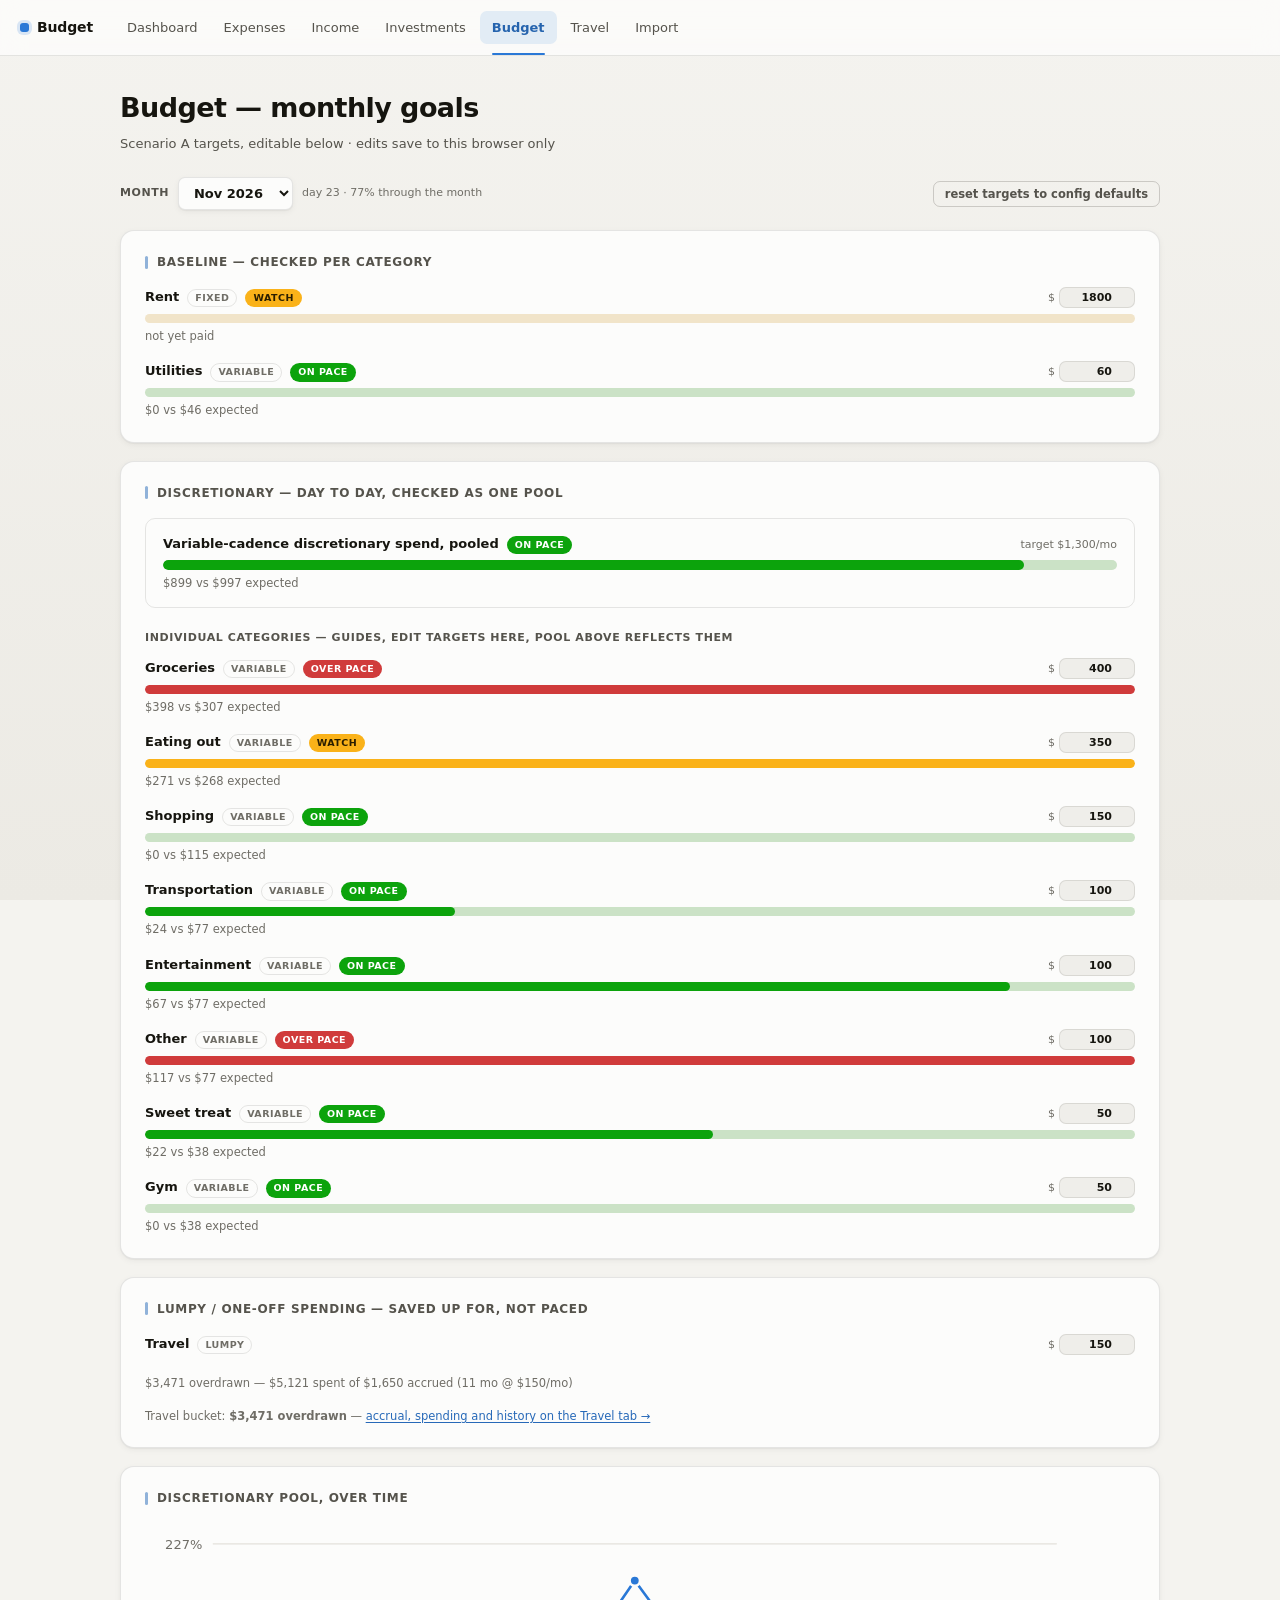
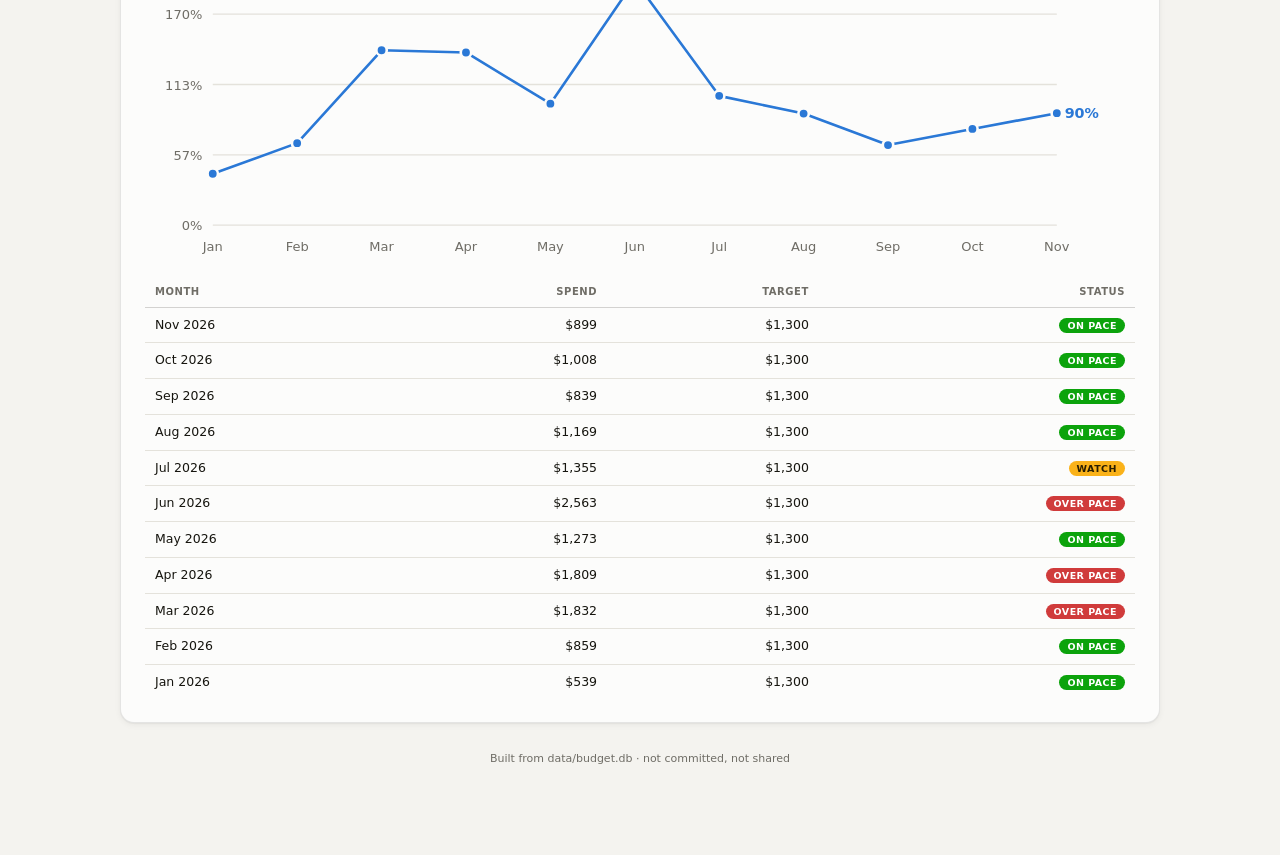
<file: site/budget.html>
<!doctype html>
<html>
<head>
<meta charset="utf-8">
<meta name="viewport" content="width=device-width, initial-scale=1">
<title>Budget · Budget</title>
<link rel="stylesheet" href="style.css">
</head>
<body>
<nav class="topnav">
  <span class="brand">Budget</span>
  <a href="index.html">Dashboard</a><a href="expenses.html">Expenses</a><a href="income.html">Income</a><a href="investments.html">Investments</a><a href="budget.html" class="active">Budget</a><a href="travel.html">Travel</a><a href="import.html">Import</a>
</nav>
<div class="wrap">

  <div class="page-header">
    <h1>Budget — monthly goals</h1>
    <div class="subtitle">Scenario A targets, editable below · edits save to this browser only</div>
  </div>

  <div class="month-toggle">
    <label for="month-select">Month</label>
    <select id="month-select"></select>
    <span class="edit-hint" id="month-progress"></span>
    <button class="reset-btn" id="reset-btn" style="margin-left:auto">reset targets to config defaults</button>
  </div>

  <div class="card">
    <h2>Baseline — checked per category</h2>
    
    <div class="meter-row" id="meter-rent" data-cat="rent">
      <div class="meter-head">
        <span class="meter-label">Rent</span>
        <span class="meter-cadence">fixed</span>
        <span class="status-badge neutral m-badge"></span>
        <span class="target-input-wrap"><span class="prefix">$</span><input type="number" class="target-input" id="input-rent" data-cat="rent" step="1" min="0"></span>
      </div>
      <div class="meter-track m-track"><div class="meter-fill m-fill"></div></div>
      <div class="meter-note m-note"></div>
    </div>
    <div class="meter-row" id="meter-utilities" data-cat="utilities">
      <div class="meter-head">
        <span class="meter-label">Utilities</span>
        <span class="meter-cadence">variable</span>
        <span class="status-badge neutral m-badge"></span>
        <span class="target-input-wrap"><span class="prefix">$</span><input type="number" class="target-input" id="input-utilities" data-cat="utilities" step="1" min="0"></span>
      </div>
      <div class="meter-track m-track"><div class="meter-fill m-fill"></div></div>
      <div class="meter-note m-note"></div>
    </div>
  </div>

  <div class="card">
    <h2>Discretionary — day to day, checked as one pool</h2>
    
    <div class="pool-card" id="pool-discretionary">
      <div class="meter-head">
        <span class="meter-label">Variable-cadence discretionary spend, pooled</span>
        <span class="status-badge neutral m-badge"></span>
        <span class="meter-target">target <span class="m-target-val">—</span>/mo</span>
      </div>
      <div class="meter-track m-track" style="height:10px;"><div class="meter-fill m-fill"></div></div>
      <div class="meter-note m-note"></div>
    </div>
    <div class="group-label">Individual categories — guides, edit targets here, pool above reflects them</div>
    
    <div class="meter-row" id="meter-groceries" data-cat="groceries">
      <div class="meter-head">
        <span class="meter-label">Groceries</span>
        <span class="meter-cadence">variable</span>
        <span class="status-badge neutral m-badge"></span>
        <span class="target-input-wrap"><span class="prefix">$</span><input type="number" class="target-input" id="input-groceries" data-cat="groceries" step="1" min="0"></span>
      </div>
      <div class="meter-track m-track"><div class="meter-fill m-fill"></div></div>
      <div class="meter-note m-note"></div>
    </div>
    <div class="meter-row" id="meter-eating_out" data-cat="eating_out">
      <div class="meter-head">
        <span class="meter-label">Eating out</span>
        <span class="meter-cadence">variable</span>
        <span class="status-badge neutral m-badge"></span>
        <span class="target-input-wrap"><span class="prefix">$</span><input type="number" class="target-input" id="input-eating_out" data-cat="eating_out" step="1" min="0"></span>
      </div>
      <div class="meter-track m-track"><div class="meter-fill m-fill"></div></div>
      <div class="meter-note m-note"></div>
    </div>
    <div class="meter-row" id="meter-shopping" data-cat="shopping">
      <div class="meter-head">
        <span class="meter-label">Shopping</span>
        <span class="meter-cadence">variable</span>
        <span class="status-badge neutral m-badge"></span>
        <span class="target-input-wrap"><span class="prefix">$</span><input type="number" class="target-input" id="input-shopping" data-cat="shopping" step="1" min="0"></span>
      </div>
      <div class="meter-track m-track"><div class="meter-fill m-fill"></div></div>
      <div class="meter-note m-note"></div>
    </div>
    <div class="meter-row" id="meter-transportation" data-cat="transportation">
      <div class="meter-head">
        <span class="meter-label">Transportation</span>
        <span class="meter-cadence">variable</span>
        <span class="status-badge neutral m-badge"></span>
        <span class="target-input-wrap"><span class="prefix">$</span><input type="number" class="target-input" id="input-transportation" data-cat="transportation" step="1" min="0"></span>
      </div>
      <div class="meter-track m-track"><div class="meter-fill m-fill"></div></div>
      <div class="meter-note m-note"></div>
    </div>
    <div class="meter-row" id="meter-entertainment" data-cat="entertainment">
      <div class="meter-head">
        <span class="meter-label">Entertainment</span>
        <span class="meter-cadence">variable</span>
        <span class="status-badge neutral m-badge"></span>
        <span class="target-input-wrap"><span class="prefix">$</span><input type="number" class="target-input" id="input-entertainment" data-cat="entertainment" step="1" min="0"></span>
      </div>
      <div class="meter-track m-track"><div class="meter-fill m-fill"></div></div>
      <div class="meter-note m-note"></div>
    </div>
    <div class="meter-row" id="meter-other" data-cat="other">
      <div class="meter-head">
        <span class="meter-label">Other</span>
        <span class="meter-cadence">variable</span>
        <span class="status-badge neutral m-badge"></span>
        <span class="target-input-wrap"><span class="prefix">$</span><input type="number" class="target-input" id="input-other" data-cat="other" step="1" min="0"></span>
      </div>
      <div class="meter-track m-track"><div class="meter-fill m-fill"></div></div>
      <div class="meter-note m-note"></div>
    </div>
    <div class="meter-row" id="meter-sweet_treat" data-cat="sweet_treat">
      <div class="meter-head">
        <span class="meter-label">Sweet treat</span>
        <span class="meter-cadence">variable</span>
        <span class="status-badge neutral m-badge"></span>
        <span class="target-input-wrap"><span class="prefix">$</span><input type="number" class="target-input" id="input-sweet_treat" data-cat="sweet_treat" step="1" min="0"></span>
      </div>
      <div class="meter-track m-track"><div class="meter-fill m-fill"></div></div>
      <div class="meter-note m-note"></div>
    </div>
    <div class="meter-row" id="meter-gym" data-cat="gym">
      <div class="meter-head">
        <span class="meter-label">Gym</span>
        <span class="meter-cadence">variable</span>
        <span class="status-badge neutral m-badge"></span>
        <span class="target-input-wrap"><span class="prefix">$</span><input type="number" class="target-input" id="input-gym" data-cat="gym" step="1" min="0"></span>
      </div>
      <div class="meter-track m-track"><div class="meter-fill m-fill"></div></div>
      <div class="meter-note m-note"></div>
    </div>
  </div>

  
  <div class="card">
    <h2>Lumpy / one-off spending — saved up for, not paced</h2>
    
    <div class="meter-row" id="meter-travel" data-cat="travel">
      <div class="meter-head">
        <span class="meter-label">Travel</span>
        <span class="meter-cadence">lumpy</span>
        <span class="status-badge neutral m-badge"></span>
        <span class="target-input-wrap"><span class="prefix">$</span><input type="number" class="target-input" id="input-travel" data-cat="travel" step="1" min="0"></span>
      </div>
      <div class="meter-track m-track"><div class="meter-fill m-fill"></div></div>
      <div class="meter-note m-note"></div>
    </div>
    <div class="meter-note" style="margin-top:6px">Travel bucket:
      <strong class="bucket-state" data-cat="travel"></strong> —
      <a href="travel.html">accrual, spending and history on the Travel tab →</a></div>
  </div>

  <div class="card">
    <h2>Discretionary pool, over time</h2>
    
  <svg viewBox="0 0 760 260" class="chart-svg">
    <line x1="52" y1="232.0" x2="700" y2="232.0" stroke="var(--gridline)" stroke-width="1"/><text x="44" y="236.0" text-anchor="end" class="axis-label">0%</text><line x1="52" y1="178.0" x2="700" y2="178.0" stroke="var(--gridline)" stroke-width="1"/><text x="44" y="182.0" text-anchor="end" class="axis-label">57%</text><line x1="52" y1="124.0" x2="700" y2="124.0" stroke="var(--gridline)" stroke-width="1"/><text x="44" y="128.0" text-anchor="end" class="axis-label">113%</text><line x1="52" y1="70.0" x2="700" y2="70.0" stroke="var(--gridline)" stroke-width="1"/><text x="44" y="74.0" text-anchor="end" class="axis-label">170%</text><line x1="52" y1="16.0" x2="700" y2="16.0" stroke="var(--gridline)" stroke-width="1"/><text x="44" y="20.0" text-anchor="end" class="axis-label">227%</text>
    <path d="M 52.0 192.5 L 116.8 169.0 L 181.6 97.7 L 246.4 99.4 L 311.2 138.7 L 376.0 44.2 L 440.8 132.7 L 505.6 146.3 L 570.4 170.5 L 635.2 158.1 L 700.0 146.0" fill="none" stroke="var(--series-1)" stroke-width="2" stroke-linejoin="round" stroke-linecap="round"/>
    <circle cx="52.0" cy="192.5" r="4" fill="var(--series-1)" stroke="var(--surface-1)" stroke-width="2"/><circle cx="116.8" cy="169.0" r="4" fill="var(--series-1)" stroke="var(--surface-1)" stroke-width="2"/><circle cx="181.6" cy="97.7" r="4" fill="var(--series-1)" stroke="var(--surface-1)" stroke-width="2"/><circle cx="246.4" cy="99.4" r="4" fill="var(--series-1)" stroke="var(--surface-1)" stroke-width="2"/><circle cx="311.2" cy="138.7" r="4" fill="var(--series-1)" stroke="var(--surface-1)" stroke-width="2"/><circle cx="376.0" cy="44.2" r="4" fill="var(--series-1)" stroke="var(--surface-1)" stroke-width="2"/><circle cx="440.8" cy="132.7" r="4" fill="var(--series-1)" stroke="var(--surface-1)" stroke-width="2"/><circle cx="505.6" cy="146.3" r="4" fill="var(--series-1)" stroke="var(--surface-1)" stroke-width="2"/><circle cx="570.4" cy="170.5" r="4" fill="var(--series-1)" stroke="var(--surface-1)" stroke-width="2"/><circle cx="635.2" cy="158.1" r="4" fill="var(--series-1)" stroke="var(--surface-1)" stroke-width="2"/><circle cx="700.0" cy="146.0" r="4" fill="var(--series-1)" stroke="var(--surface-1)" stroke-width="2"/>
    <text x="52.0" y="252" text-anchor="middle" class="axis-label">Jan</text><text x="116.8" y="252" text-anchor="middle" class="axis-label">Feb</text><text x="181.6" y="252" text-anchor="middle" class="axis-label">Mar</text><text x="246.4" y="252" text-anchor="middle" class="axis-label">Apr</text><text x="311.2" y="252" text-anchor="middle" class="axis-label">May</text><text x="376.0" y="252" text-anchor="middle" class="axis-label">Jun</text><text x="440.8" y="252" text-anchor="middle" class="axis-label">Jul</text><text x="505.6" y="252" text-anchor="middle" class="axis-label">Aug</text><text x="570.4" y="252" text-anchor="middle" class="axis-label">Sep</text><text x="635.2" y="252" text-anchor="middle" class="axis-label">Oct</text><text x="700.0" y="252" text-anchor="middle" class="axis-label">Nov</text>
    <text x="706.0" y="150.0" class="end-label" fill="var(--series-1)">90%</text>
    <line id="crosshair-pool-hist" x1="0" y1="16" x2="0" y2="232"
          stroke="var(--baseline)" stroke-width="1" style="display:none"/>
    <rect class="hit-target" data-crosshair="crosshair-pool-hist" data-cx="52.0" data-tooltip-title="Jan 2026" data-tooltip-rows="[[&quot;Discretionary spend vs target&quot;, &quot;41%&quot;, &quot;var(--series-1)&quot;]]" data-month-idx="0" x="22.5" y="16" width="58.9" height="216" fill="transparent"/><rect class="hit-target" data-crosshair="crosshair-pool-hist" data-cx="116.8" data-tooltip-title="Feb 2026" data-tooltip-rows="[[&quot;Discretionary spend vs target&quot;, &quot;66%&quot;, &quot;var(--series-1)&quot;]]" data-month-idx="1" x="87.3" y="16" width="58.9" height="216" fill="transparent"/><rect class="hit-target" data-crosshair="crosshair-pool-hist" data-cx="181.6" data-tooltip-title="Mar 2026" data-tooltip-rows="[[&quot;Discretionary spend vs target&quot;, &quot;141%&quot;, &quot;var(--series-1)&quot;]]" data-month-idx="2" x="152.1" y="16" width="58.9" height="216" fill="transparent"/><rect class="hit-target" data-crosshair="crosshair-pool-hist" data-cx="246.4" data-tooltip-title="Apr 2026" data-tooltip-rows="[[&quot;Discretionary spend vs target&quot;, &quot;139%&quot;, &quot;var(--series-1)&quot;]]" data-month-idx="3" x="216.9" y="16" width="58.9" height="216" fill="transparent"/><rect class="hit-target" data-crosshair="crosshair-pool-hist" data-cx="311.2" data-tooltip-title="May 2026" data-tooltip-rows="[[&quot;Discretionary spend vs target&quot;, &quot;98%&quot;, &quot;var(--series-1)&quot;]]" data-month-idx="4" x="281.7" y="16" width="58.9" height="216" fill="transparent"/><rect class="hit-target" data-crosshair="crosshair-pool-hist" data-cx="376.0" data-tooltip-title="Jun 2026" data-tooltip-rows="[[&quot;Discretionary spend vs target&quot;, &quot;197%&quot;, &quot;var(--series-1)&quot;]]" data-month-idx="5" x="346.5" y="16" width="58.9" height="216" fill="transparent"/><rect class="hit-target" data-crosshair="crosshair-pool-hist" data-cx="440.8" data-tooltip-title="Jul 2026" data-tooltip-rows="[[&quot;Discretionary spend vs target&quot;, &quot;104%&quot;, &quot;var(--series-1)&quot;]]" data-month-idx="6" x="411.3" y="16" width="58.9" height="216" fill="transparent"/><rect class="hit-target" data-crosshair="crosshair-pool-hist" data-cx="505.6" data-tooltip-title="Aug 2026" data-tooltip-rows="[[&quot;Discretionary spend vs target&quot;, &quot;90%&quot;, &quot;var(--series-1)&quot;]]" data-month-idx="7" x="476.1" y="16" width="58.9" height="216" fill="transparent"/><rect class="hit-target" data-crosshair="crosshair-pool-hist" data-cx="570.4" data-tooltip-title="Sep 2026" data-tooltip-rows="[[&quot;Discretionary spend vs target&quot;, &quot;65%&quot;, &quot;var(--series-1)&quot;]]" data-month-idx="8" x="540.9" y="16" width="58.9" height="216" fill="transparent"/><rect class="hit-target" data-crosshair="crosshair-pool-hist" data-cx="635.2" data-tooltip-title="Oct 2026" data-tooltip-rows="[[&quot;Discretionary spend vs target&quot;, &quot;78%&quot;, &quot;var(--series-1)&quot;]]" data-month-idx="9" x="605.7" y="16" width="58.9" height="216" fill="transparent"/><rect class="hit-target" data-crosshair="crosshair-pool-hist" data-cx="700.0" data-tooltip-title="Nov 2026" data-tooltip-rows="[[&quot;Discretionary spend vs target&quot;, &quot;90%&quot;, &quot;var(--series-1)&quot;]]" data-month-idx="10" x="670.5" y="16" width="58.9" height="216" fill="transparent"/>
  </svg>
    <table class="data-table" style="margin-top:14px">
      <thead><tr><th>Month</th><th class="num">Spend</th><th class="num">Target</th><th class="num">Status</th></tr></thead>
      <tbody><tr>
      <td>Nov 2026</td>
      <td class="num">$899</td>
      <td class="num">$1,300</td>
      <td class="num"><span class="status-badge good">on pace</span></td>
    </tr><tr>
      <td>Oct 2026</td>
      <td class="num">$1,008</td>
      <td class="num">$1,300</td>
      <td class="num"><span class="status-badge good">on pace</span></td>
    </tr><tr>
      <td>Sep 2026</td>
      <td class="num">$839</td>
      <td class="num">$1,300</td>
      <td class="num"><span class="status-badge good">on pace</span></td>
    </tr><tr>
      <td>Aug 2026</td>
      <td class="num">$1,169</td>
      <td class="num">$1,300</td>
      <td class="num"><span class="status-badge good">on pace</span></td>
    </tr><tr>
      <td>Jul 2026</td>
      <td class="num">$1,355</td>
      <td class="num">$1,300</td>
      <td class="num"><span class="status-badge warning">watch</span></td>
    </tr><tr>
      <td>Jun 2026</td>
      <td class="num">$2,563</td>
      <td class="num">$1,300</td>
      <td class="num"><span class="status-badge critical">over pace</span></td>
    </tr><tr>
      <td>May 2026</td>
      <td class="num">$1,273</td>
      <td class="num">$1,300</td>
      <td class="num"><span class="status-badge good">on pace</span></td>
    </tr><tr>
      <td>Apr 2026</td>
      <td class="num">$1,809</td>
      <td class="num">$1,300</td>
      <td class="num"><span class="status-badge critical">over pace</span></td>
    </tr><tr>
      <td>Mar 2026</td>
      <td class="num">$1,832</td>
      <td class="num">$1,300</td>
      <td class="num"><span class="status-badge critical">over pace</span></td>
    </tr><tr>
      <td>Feb 2026</td>
      <td class="num">$859</td>
      <td class="num">$1,300</td>
      <td class="num"><span class="status-badge good">on pace</span></td>
    </tr><tr>
      <td>Jan 2026</td>
      <td class="num">$539</td>
      <td class="num">$1,300</td>
      <td class="num"><span class="status-badge good">on pace</span></td>
    </tr></tbody>
    </table>
  </div>

  <footer class="page-footer">Built from data/budget.db · not committed, not shared</footer>
</div>
<div id="tooltip"></div>
<script src="data.js"></script>
<script src="app.js"></script>
<script>

let currentMonthIdx = window.DATA.months.length - 1;

function renderBudgetPage(monthIdx) {
  currentMonthIdx = monthIdx;
  const DATA = window.DATA;
  const month = DATA.months[monthIdx];
  document.getElementById('month-progress').textContent = (monthIdx === DATA.months.length - 1)
    ? 'day ' + DATA.dayOfMonth + ' · ' + Math.round(DATA.livePace * 100) + '% through the month'
    : 'month complete';

  [...DATA.order.baseline, ...DATA.order.discretionary].forEach(cat => {
    const row = document.getElementById('meter-' + cat);
    if (row) renderMeterRow(row, categoryResult(DATA, cat, monthIdx));
  });
  renderPoolRow(document.getElementById('pool-discretionary'), poolResult(DATA, monthIdx, 'discretionary'));
  renderBucketStates(DATA, monthIdx);
}

document.querySelectorAll('.target-input').forEach(input => {
  input.addEventListener('input', () => {
    setOverride(input.dataset.cat, input.value === '' ? null : input.value);
    renderBudgetPage(currentMonthIdx);
  });
});
document.getElementById('reset-btn').addEventListener('click', () => {
  clearOverrides();
  renderBudgetPage(currentMonthIdx);
});
populateMonthSelect(document.getElementById('month-select'), window.DATA, renderBudgetPage);
renderBudgetPage(currentMonthIdx);

</script>
</body>
</html>
</file>
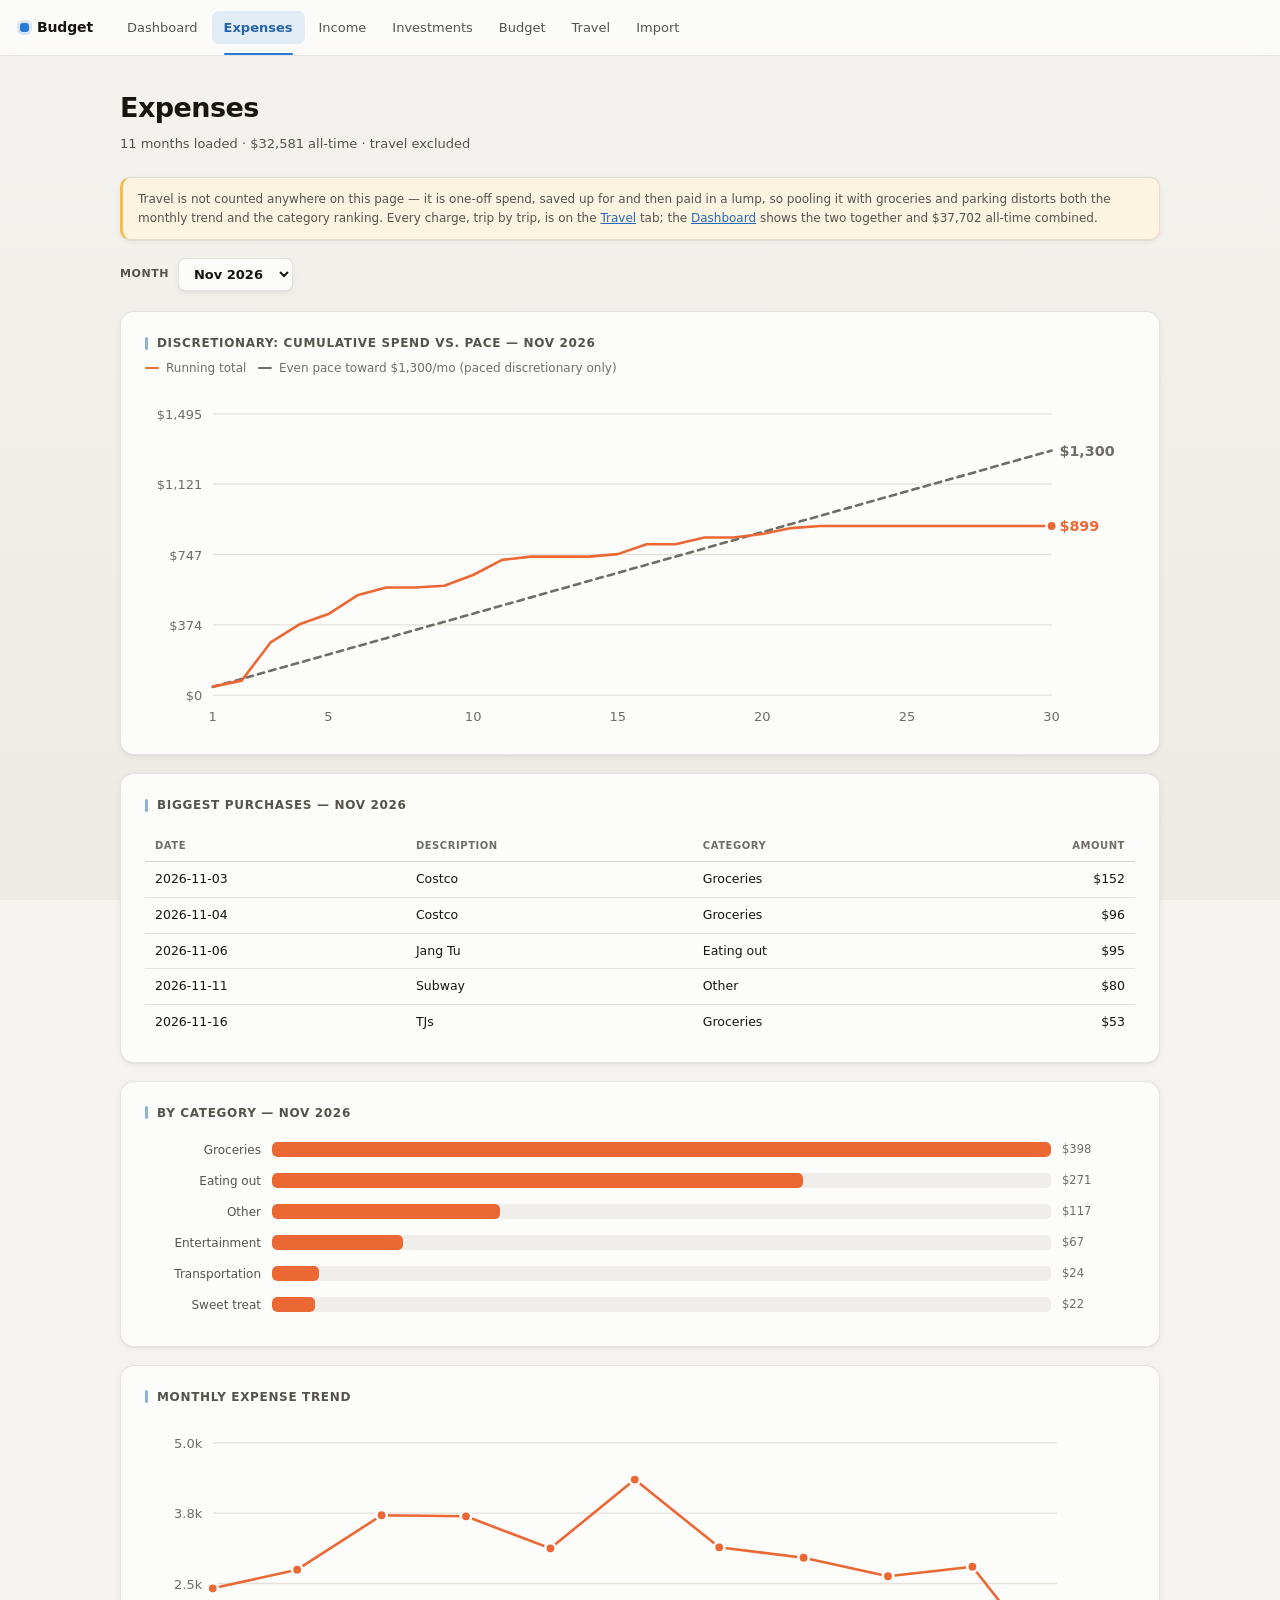
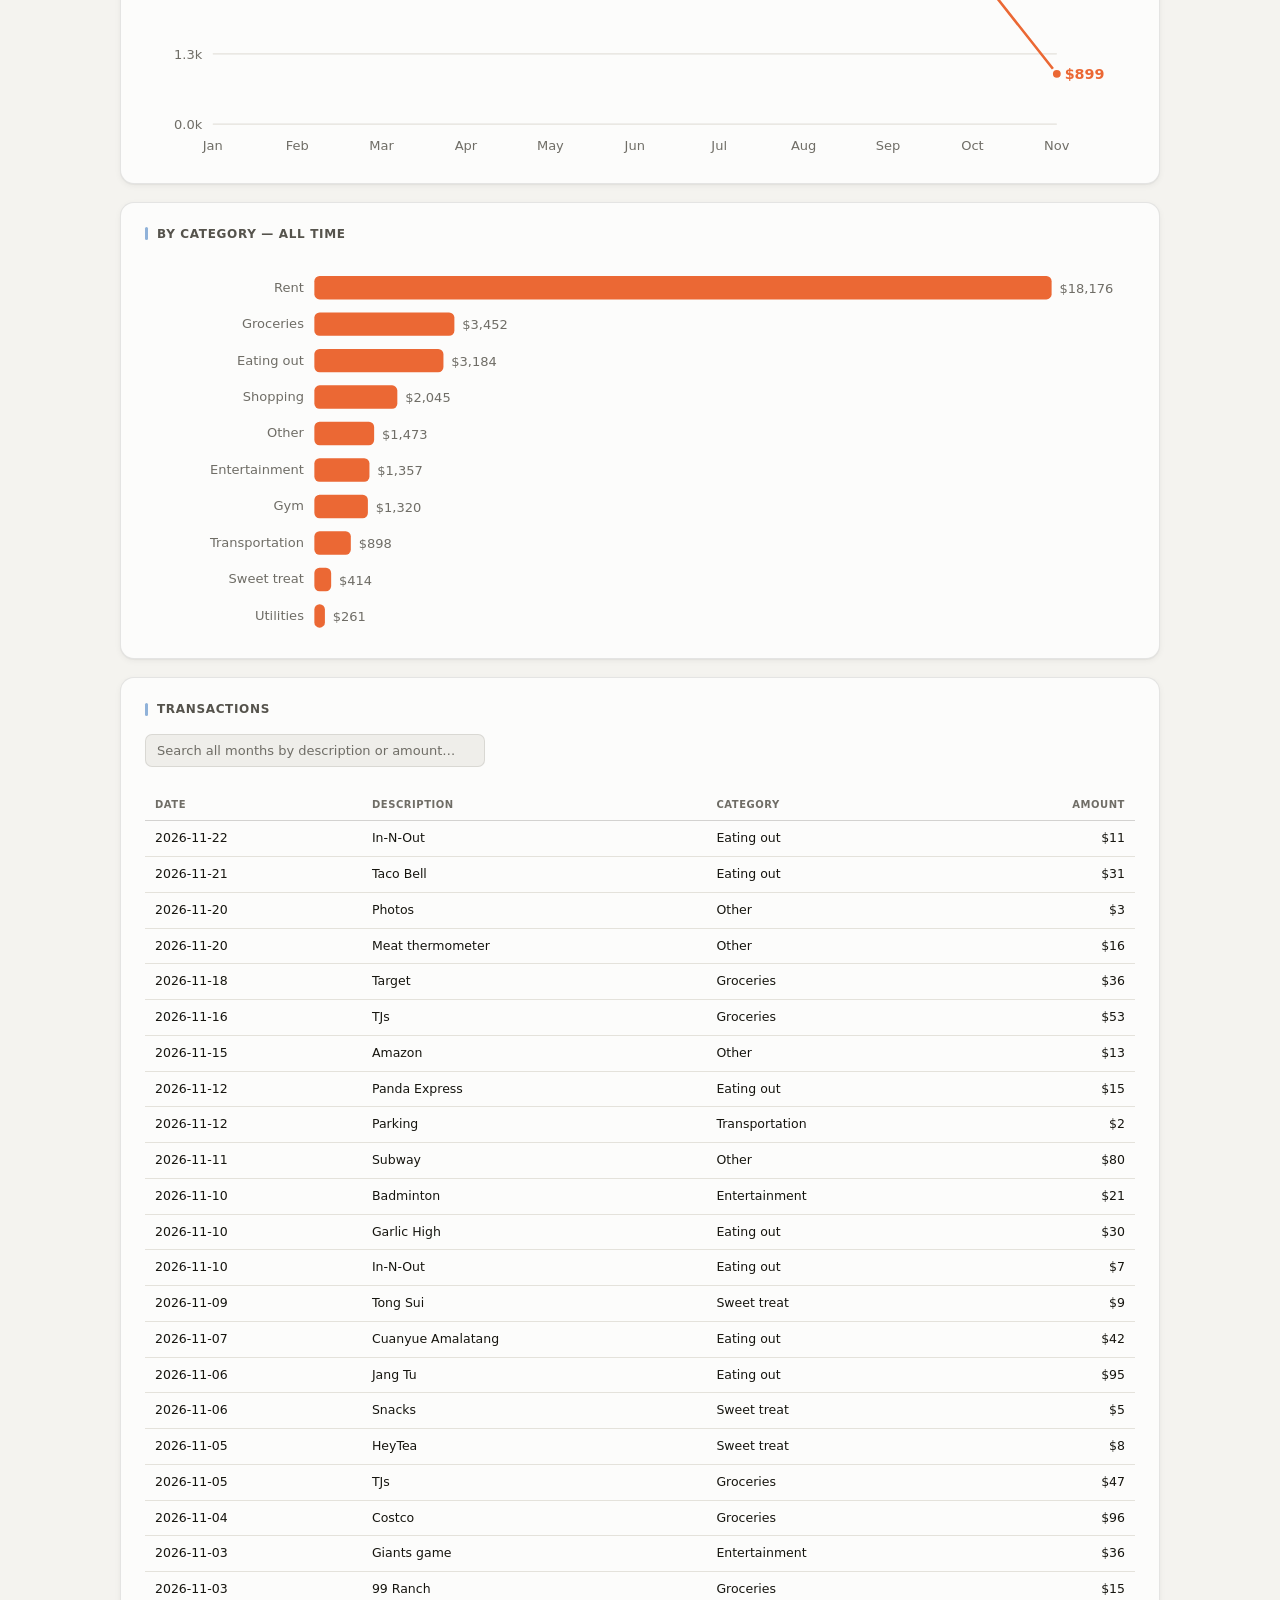
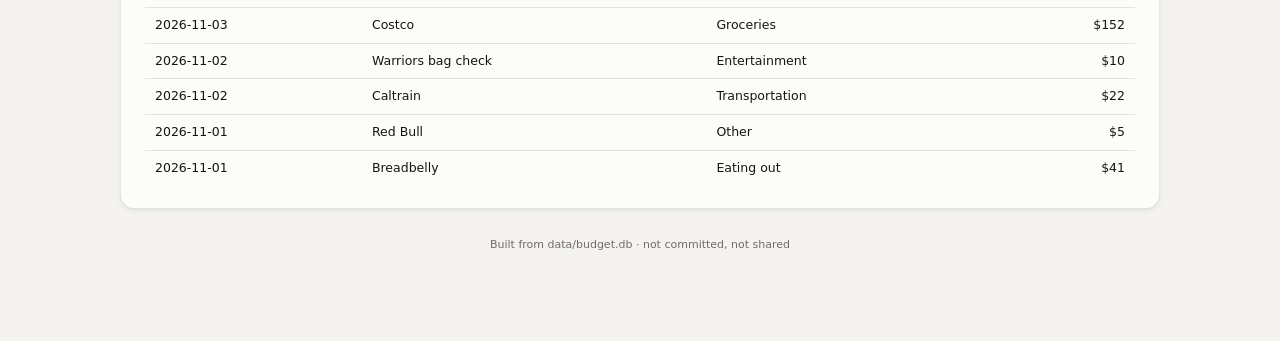
<file: site/expenses.html>
<!doctype html>
<html>
<head>
<meta charset="utf-8">
<meta name="viewport" content="width=device-width, initial-scale=1">
<title>Expenses · Budget</title>
<link rel="stylesheet" href="style.css">
</head>
<body>
<nav class="topnav">
  <span class="brand">Budget</span>
  <a href="index.html">Dashboard</a><a href="expenses.html" class="active">Expenses</a><a href="income.html">Income</a><a href="investments.html">Investments</a><a href="budget.html">Budget</a><a href="travel.html">Travel</a><a href="import.html">Import</a>
</nav>
<div class="wrap">

  <div class="page-header">
    <h1>Expenses</h1>
    <div class="subtitle">11 months loaded · $32,581 all-time · travel excluded</div>
  </div>
  
  <div class="banner">Travel is not counted anywhere on this page —
    it is one-off spend, saved up for and then paid in a lump, so pooling it with groceries and parking
    distorts both the monthly trend and the category ranking. Every charge, trip by trip, is on the
    <a href="travel.html">Travel</a> tab; the <a href="index.html">Dashboard</a> shows the two together
    and $37,702 all-time combined.</div>

  <div class="month-toggle">
    <label for="month-select">Month</label>
    <select id="month-select"></select>
  </div>

  <div class="card">
    <h2 id="h-cumulative">Discretionary: cumulative spend vs. pace</h2>
    <div class="card-sub">
      <span class="legend-key"><span class="legend-swatch" style="background:var(--series-2)"></span>Running total</span>
      &nbsp;&nbsp;<span class="legend-key"><span class="legend-swatch" style="background:var(--text-muted); border-top:2px dashed var(--text-muted); height:0;"></span>Even pace toward $1,300/mo (paced discretionary only)</span>
    </div>
    <div id="cumulative-chart"></div>
  </div>

  <div class="card">
    <h2 id="h-purchases">Biggest purchases</h2>
    <div id="top-purchases"></div>
  </div>

  <div class="card">
    <h2 id="h-bycat">By category</h2>
    <div id="month-bars"></div>
  </div>

  <div class="card">
    <h2>Monthly expense trend</h2>
    
    
  <svg viewBox="0 0 760 260" class="chart-svg">
    <line x1="52" y1="232.0" x2="700" y2="232.0" stroke="var(--gridline)" stroke-width="1"/><text x="44" y="236.0" text-anchor="end" class="axis-label">0.0k</text><line x1="52" y1="178.0" x2="700" y2="178.0" stroke="var(--gridline)" stroke-width="1"/><text x="44" y="182.0" text-anchor="end" class="axis-label">1.3k</text><line x1="52" y1="124.0" x2="700" y2="124.0" stroke="var(--gridline)" stroke-width="1"/><text x="44" y="128.0" text-anchor="end" class="axis-label">2.5k</text><line x1="52" y1="70.0" x2="700" y2="70.0" stroke="var(--gridline)" stroke-width="1"/><text x="44" y="74.0" text-anchor="end" class="axis-label">3.8k</text><line x1="52" y1="16.0" x2="700" y2="16.0" stroke="var(--gridline)" stroke-width="1"/><text x="44" y="20.0" text-anchor="end" class="axis-label">5.0k</text>
    <path d="M 52.0 127.7 L 116.8 113.4 L 181.6 71.6 L 246.4 72.4 L 311.2 97.0 L 376.0 44.2 L 440.8 96.2 L 505.6 104.2 L 570.4 118.4 L 635.2 111.1 L 700.0 193.3" fill="none" stroke="var(--series-2)" stroke-width="2" stroke-linejoin="round" stroke-linecap="round"/>
    <circle cx="52.0" cy="127.7" r="4" fill="var(--series-2)" stroke="var(--surface-1)" stroke-width="2"/><circle cx="116.8" cy="113.4" r="4" fill="var(--series-2)" stroke="var(--surface-1)" stroke-width="2"/><circle cx="181.6" cy="71.6" r="4" fill="var(--series-2)" stroke="var(--surface-1)" stroke-width="2"/><circle cx="246.4" cy="72.4" r="4" fill="var(--series-2)" stroke="var(--surface-1)" stroke-width="2"/><circle cx="311.2" cy="97.0" r="4" fill="var(--series-2)" stroke="var(--surface-1)" stroke-width="2"/><circle cx="376.0" cy="44.2" r="4" fill="var(--series-2)" stroke="var(--surface-1)" stroke-width="2"/><circle cx="440.8" cy="96.2" r="4" fill="var(--series-2)" stroke="var(--surface-1)" stroke-width="2"/><circle cx="505.6" cy="104.2" r="4" fill="var(--series-2)" stroke="var(--surface-1)" stroke-width="2"/><circle cx="570.4" cy="118.4" r="4" fill="var(--series-2)" stroke="var(--surface-1)" stroke-width="2"/><circle cx="635.2" cy="111.1" r="4" fill="var(--series-2)" stroke="var(--surface-1)" stroke-width="2"/><circle cx="700.0" cy="193.3" r="4" fill="var(--series-2)" stroke="var(--surface-1)" stroke-width="2"/>
    <text x="52.0" y="252" text-anchor="middle" class="axis-label">Jan</text><text x="116.8" y="252" text-anchor="middle" class="axis-label">Feb</text><text x="181.6" y="252" text-anchor="middle" class="axis-label">Mar</text><text x="246.4" y="252" text-anchor="middle" class="axis-label">Apr</text><text x="311.2" y="252" text-anchor="middle" class="axis-label">May</text><text x="376.0" y="252" text-anchor="middle" class="axis-label">Jun</text><text x="440.8" y="252" text-anchor="middle" class="axis-label">Jul</text><text x="505.6" y="252" text-anchor="middle" class="axis-label">Aug</text><text x="570.4" y="252" text-anchor="middle" class="axis-label">Sep</text><text x="635.2" y="252" text-anchor="middle" class="axis-label">Oct</text><text x="700.0" y="252" text-anchor="middle" class="axis-label">Nov</text>
    <text x="706.0" y="197.3" class="end-label" fill="var(--series-2)">$899</text>
    <line id="crosshair-exp-trend" x1="0" y1="16" x2="0" y2="232"
          stroke="var(--baseline)" stroke-width="1" style="display:none"/>
    <rect class="hit-target" data-crosshair="crosshair-exp-trend" data-cx="52.0" data-tooltip-title="Jan 2026" data-tooltip-rows="[[&quot;Expenses&quot;, &quot;$2,423&quot;, &quot;var(--series-2)&quot;]]" data-month-idx="0" x="22.5" y="16" width="58.9" height="216" fill="transparent"/><rect class="hit-target" data-crosshair="crosshair-exp-trend" data-cx="116.8" data-tooltip-title="Feb 2026" data-tooltip-rows="[[&quot;Expenses&quot;, &quot;$2,755&quot;, &quot;var(--series-2)&quot;]]" data-month-idx="1" x="87.3" y="16" width="58.9" height="216" fill="transparent"/><rect class="hit-target" data-crosshair="crosshair-exp-trend" data-cx="181.6" data-tooltip-title="Mar 2026" data-tooltip-rows="[[&quot;Expenses&quot;, &quot;$3,726&quot;, &quot;var(--series-2)&quot;]]" data-month-idx="2" x="152.1" y="16" width="58.9" height="216" fill="transparent"/><rect class="hit-target" data-crosshair="crosshair-exp-trend" data-cx="246.4" data-tooltip-title="Apr 2026" data-tooltip-rows="[[&quot;Expenses&quot;, &quot;$3,708&quot;, &quot;var(--series-2)&quot;]]" data-month-idx="3" x="216.9" y="16" width="58.9" height="216" fill="transparent"/><rect class="hit-target" data-crosshair="crosshair-exp-trend" data-cx="311.2" data-tooltip-title="May 2026" data-tooltip-rows="[[&quot;Expenses&quot;, &quot;$3,136&quot;, &quot;var(--series-2)&quot;]]" data-month-idx="4" x="281.7" y="16" width="58.9" height="216" fill="transparent"/><rect class="hit-target" data-crosshair="crosshair-exp-trend" data-cx="376.0" data-tooltip-title="Jun 2026" data-tooltip-rows="[[&quot;Expenses&quot;, &quot;$4,363&quot;, &quot;var(--series-2)&quot;]]" data-month-idx="5" x="346.5" y="16" width="58.9" height="216" fill="transparent"/><rect class="hit-target" data-crosshair="crosshair-exp-trend" data-cx="440.8" data-tooltip-title="Jul 2026" data-tooltip-rows="[[&quot;Expenses&quot;, &quot;$3,155&quot;, &quot;var(--series-2)&quot;]]" data-month-idx="6" x="411.3" y="16" width="58.9" height="216" fill="transparent"/><rect class="hit-target" data-crosshair="crosshair-exp-trend" data-cx="505.6" data-tooltip-title="Aug 2026" data-tooltip-rows="[[&quot;Expenses&quot;, &quot;$2,969&quot;, &quot;var(--series-2)&quot;]]" data-month-idx="7" x="476.1" y="16" width="58.9" height="216" fill="transparent"/><rect class="hit-target" data-crosshair="crosshair-exp-trend" data-cx="570.4" data-tooltip-title="Sep 2026" data-tooltip-rows="[[&quot;Expenses&quot;, &quot;$2,639&quot;, &quot;var(--series-2)&quot;]]" data-month-idx="8" x="540.9" y="16" width="58.9" height="216" fill="transparent"/><rect class="hit-target" data-crosshair="crosshair-exp-trend" data-cx="635.2" data-tooltip-title="Oct 2026" data-tooltip-rows="[[&quot;Expenses&quot;, &quot;$2,808&quot;, &quot;var(--series-2)&quot;]]" data-month-idx="9" x="605.7" y="16" width="58.9" height="216" fill="transparent"/><rect class="hit-target" data-crosshair="crosshair-exp-trend" data-cx="700.0" data-tooltip-title="Nov 2026" data-tooltip-rows="[[&quot;Expenses&quot;, &quot;$899&quot;, &quot;var(--series-2)&quot;]]" data-month-idx="10" x="670.5" y="16" width="58.9" height="216" fill="transparent"/>
  </svg>
  </div>

  <div class="card">
    <h2>By category — all time</h2>
    <svg viewBox="0 0 760 290" class="chart-svg">
      <text x="122" y="25" text-anchor="end" class="axis-label">Rent</text>
      <rect class="hit-target" data-tooltip-title="Rent" data-tooltip-rows="[[&quot;Rent&quot;, &quot;$18,176&quot;, null]]"
            x="130" y="13" width="566.0" height="18" rx="4" fill="var(--series-2)"/>
      <text x="702.0" y="26" class="axis-label">$18,176</text>
      <text x="122" y="53" text-anchor="end" class="axis-label">Groceries</text>
      <rect class="hit-target" data-tooltip-title="Groceries" data-tooltip-rows="[[&quot;Groceries&quot;, &quot;$3,452&quot;, null]]"
            x="130" y="41" width="107.5" height="18" rx="4" fill="var(--series-2)"/>
      <text x="243.5" y="54" class="axis-label">$3,452</text>
      <text x="122" y="81" text-anchor="end" class="axis-label">Eating out</text>
      <rect class="hit-target" data-tooltip-title="Eating out" data-tooltip-rows="[[&quot;Eating out&quot;, &quot;$3,184&quot;, null]]"
            x="130" y="69" width="99.1" height="18" rx="4" fill="var(--series-2)"/>
      <text x="235.1" y="82" class="axis-label">$3,184</text>
      <text x="122" y="109" text-anchor="end" class="axis-label">Shopping</text>
      <rect class="hit-target" data-tooltip-title="Shopping" data-tooltip-rows="[[&quot;Shopping&quot;, &quot;$2,045&quot;, null]]"
            x="130" y="97" width="63.7" height="18" rx="4" fill="var(--series-2)"/>
      <text x="199.7" y="110" class="axis-label">$2,045</text>
      <text x="122" y="137" text-anchor="end" class="axis-label">Other</text>
      <rect class="hit-target" data-tooltip-title="Other" data-tooltip-rows="[[&quot;Other&quot;, &quot;$1,473&quot;, null]]"
            x="130" y="125" width="45.9" height="18" rx="4" fill="var(--series-2)"/>
      <text x="181.9" y="138" class="axis-label">$1,473</text>
      <text x="122" y="165" text-anchor="end" class="axis-label">Entertainment</text>
      <rect class="hit-target" data-tooltip-title="Entertainment" data-tooltip-rows="[[&quot;Entertainment&quot;, &quot;$1,357&quot;, null]]"
            x="130" y="153" width="42.3" height="18" rx="4" fill="var(--series-2)"/>
      <text x="178.3" y="166" class="axis-label">$1,357</text>
      <text x="122" y="193" text-anchor="end" class="axis-label">Gym</text>
      <rect class="hit-target" data-tooltip-title="Gym" data-tooltip-rows="[[&quot;Gym&quot;, &quot;$1,320&quot;, null]]"
            x="130" y="181" width="41.1" height="18" rx="4" fill="var(--series-2)"/>
      <text x="177.1" y="194" class="axis-label">$1,320</text>
      <text x="122" y="221" text-anchor="end" class="axis-label">Transportation</text>
      <rect class="hit-target" data-tooltip-title="Transportation" data-tooltip-rows="[[&quot;Transportation&quot;, &quot;$898&quot;, null]]"
            x="130" y="209" width="28.0" height="18" rx="4" fill="var(--series-2)"/>
      <text x="164.0" y="222" class="axis-label">$898</text>
      <text x="122" y="249" text-anchor="end" class="axis-label">Sweet treat</text>
      <rect class="hit-target" data-tooltip-title="Sweet treat" data-tooltip-rows="[[&quot;Sweet treat&quot;, &quot;$414&quot;, null]]"
            x="130" y="237" width="12.9" height="18" rx="4" fill="var(--series-2)"/>
      <text x="148.9" y="250" class="axis-label">$414</text>
      <text x="122" y="277" text-anchor="end" class="axis-label">Utilities</text>
      <rect class="hit-target" data-tooltip-title="Utilities" data-tooltip-rows="[[&quot;Utilities&quot;, &quot;$261&quot;, null]]"
            x="130" y="265" width="8.1" height="18" rx="4" fill="var(--series-2)"/>
      <text x="144.1" y="278" class="axis-label">$261</text></svg>
  </div>

  <div class="card">
    <h2>Transactions</h2>
    <input type="search" id="txn-search" class="txn-search" placeholder="Search all months by description or amount…">
    <div id="txn-filter"></div>
    <div class="search-note" id="search-note"></div>
    <div id="month-txns"></div>
  </div>

  <footer class="page-footer">Built from data/budget.db · not committed, not shared</footer>
</div>
<div id="tooltip"></div>
<script src="data.js"></script>
<script src="app.js"></script>
<script>

const CATEGORY_LABELS = {"rent": "Rent", "groceries": "Groceries", "utilities": "Utilities", "transportation": "Transportation", "eating_out": "Eating out", "sweet_treat": "Sweet treat", "entertainment": "Entertainment", "gym": "Gym", "shopping": "Shopping", "other": "Other", "travel": "Travel"};
function labelFor(cat) { return CATEGORY_LABELS[cat] || cat; }
// Lumpy categories (travel) are excluded from this page — see page_expenses()
// in build_dashboard.py. window.DATA still carries them, because the Dashboard
// combines the two; the filtering is here, at the one page that drops them, so
// no other view has to know about it.
const LUMPY = new Set(window.DATA.lumpyCats || []);
const isEveryday = (t) => !LUMPY.has(t.category);
// The paced pool, i.e. discretionary minus lumpy — the same set poolResult()
// pools in app.js, so the cumulative line and its target agree with the
// Budget page instead of quietly counting travel into one of them.
const PACED_DISCRETIONARY = window.DATA.order.discretionary.filter(c => !LUMPY.has(c));
let selectedCategory = null;
let currentMonthIdx = window.DATA.months.length - 1;

function renderFilterChip() {
  const el = document.getElementById('txn-filter');
  el.textContent = '';
  if (!selectedCategory) return;
  const chip = document.createElement('div');
  chip.className = 'filter-chip';
  const span = document.createElement('span');
  span.textContent = 'Showing ' + labelFor(selectedCategory) + ' only';
  const btn = document.createElement('button');
  btn.textContent = '\u00d7';
  btn.setAttribute('aria-label', 'Clear filter');
  btn.addEventListener('click', () => { selectedCategory = null; renderExpenses(currentMonthIdx); });
  chip.appendChild(span); chip.appendChild(btn);
  el.appendChild(chip);
}

function renderTxnSection() {
  const DATA = window.DATA;
  const query = document.getElementById('txn-search').value;
  const allResults = searchTransactions(DATA, 'expenseTxns', query);
  const searchResults = allResults && allResults.filter(isEveryday);
  renderFilterChip();
  const noteEl = document.getElementById('search-note');
  if (searchResults) {
    const filtered = selectedCategory ? searchResults.filter(t => t.category === selectedCategory) : searchResults;
    noteEl.textContent = filtered.length + (filtered.length === 1 ? ' match' : ' matches') + ' across all months';
    renderTxnTable(document.getElementById('month-txns'), filtered, labelFor,
      { showMonth: true, monthLabels: DATA.monthLabels, emptyText: 'No matches.' });
  } else {
    noteEl.textContent = '';
    const month = DATA.months[currentMonthIdx];
    const m = DATA.byMonth[month];
    const everyday = m.expenseTxns.filter(isEveryday);
    const filtered = selectedCategory ? everyday.filter(t => t.category === selectedCategory) : everyday;
    renderTxnTable(document.getElementById('month-txns'), filtered, labelFor);
  }
}
document.getElementById('txn-search').addEventListener('input', renderTxnSection);

function renderExpenses(monthIdx) {
  currentMonthIdx = monthIdx;
  const DATA = window.DATA;
  const month = DATA.months[monthIdx];
  const m = DATA.byMonth[month];
  const label = DATA.monthLabels[month];
  document.getElementById('h-cumulative').textContent = 'Discretionary: cumulative spend vs. pace — ' + label;
  document.getElementById('h-purchases').textContent = 'Biggest purchases — ' + label;
  document.getElementById('h-bycat').textContent = 'By category — ' + label;
  const ranked = Object.entries(m.expenseByCat).filter(([c]) => !LUMPY.has(c))
    .sort((a,b) => b[1]-a[1]).map(([c,v]) => [c, labelFor(c), v]);
  renderBarList(document.getElementById('month-bars'), ranked, 'var(--series-2)', fmtMoney, {
    onClick: (catKey) => { selectedCategory = (selectedCategory === catKey) ? null : catKey; renderExpenses(currentMonthIdx); },
    selectedKey: selectedCategory,
  });
  renderCumulativeChart(document.getElementById('cumulative-chart'), DATA, monthIdx, PACED_DISCRETIONARY);
  renderTopPurchases(document.getElementById('top-purchases'), m.expenseTxns.filter(isEveryday), labelFor, 5);
  renderTxnSection();
}
populateMonthSelect(document.getElementById('month-select'), window.DATA, renderExpenses);
renderExpenses(currentMonthIdx);

</script>
</body>
</html>
</file>
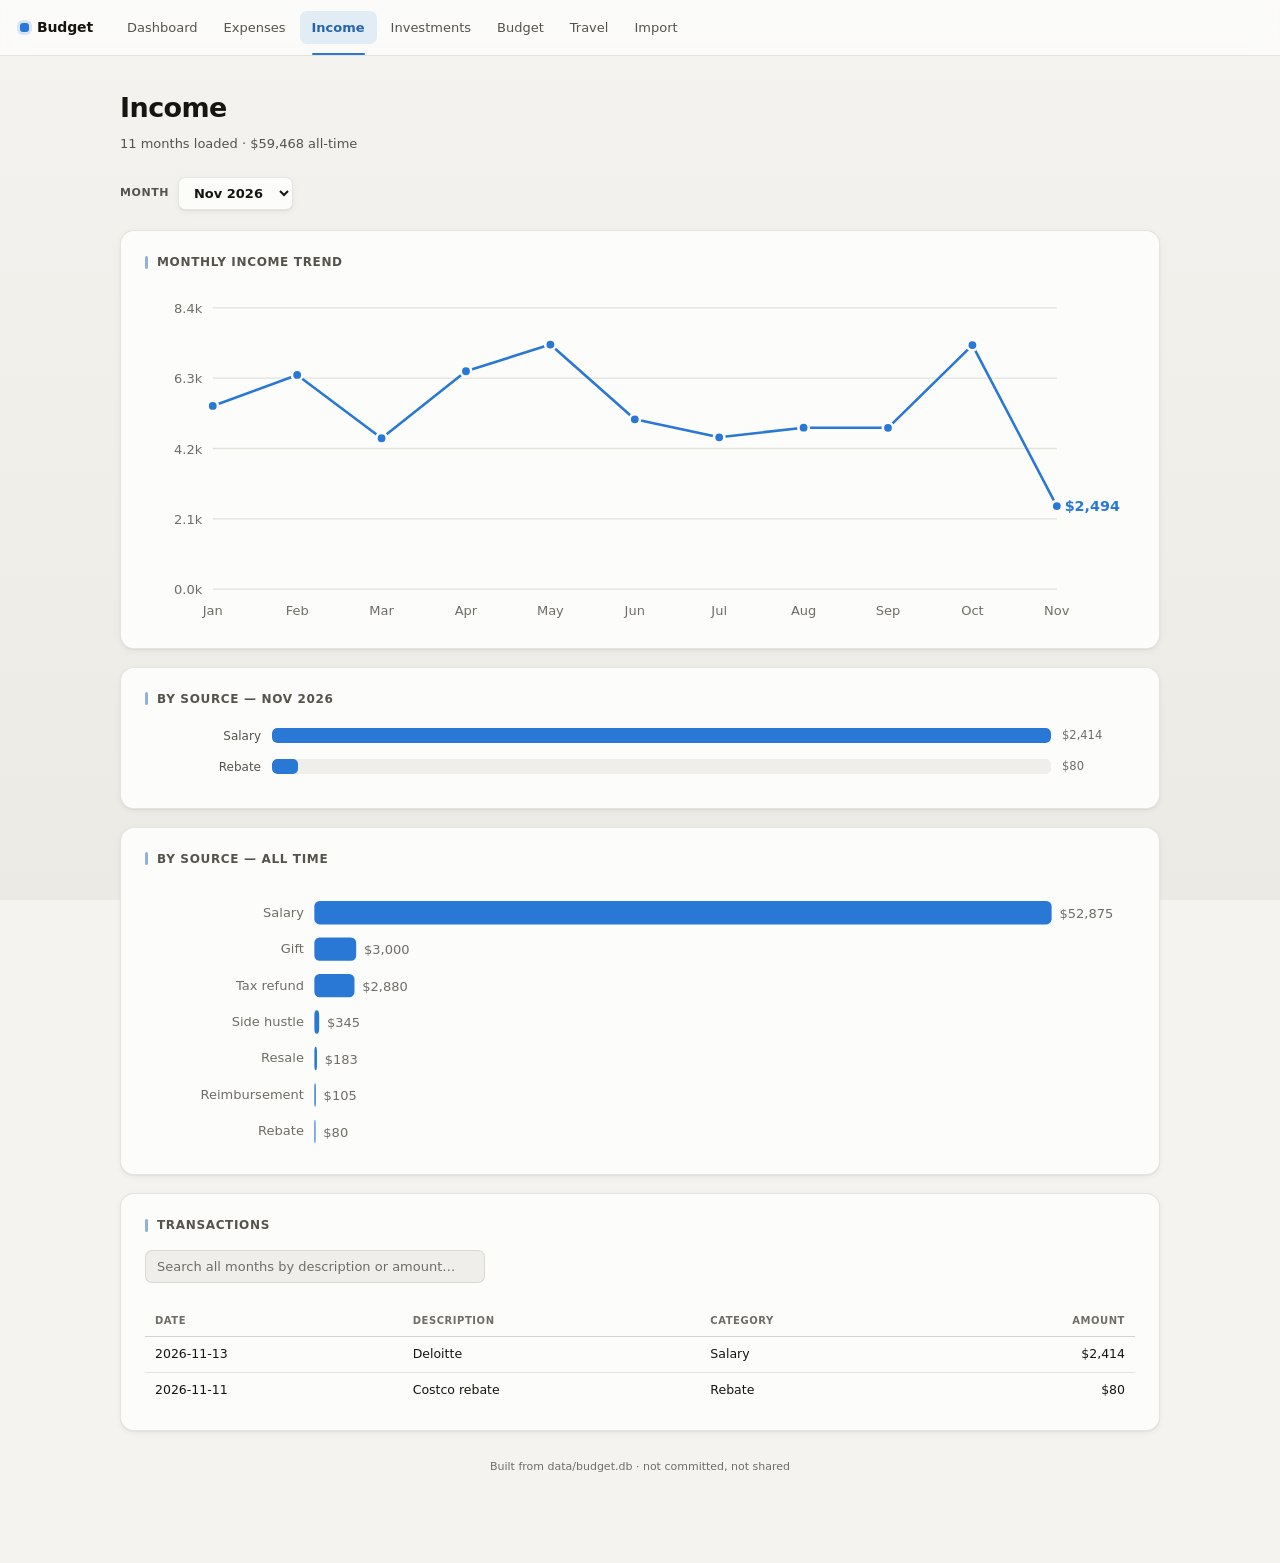
<file: site/income.html>
<!doctype html>
<html>
<head>
<meta charset="utf-8">
<meta name="viewport" content="width=device-width, initial-scale=1">
<title>Income · Budget</title>
<link rel="stylesheet" href="style.css">
</head>
<body>
<nav class="topnav">
  <span class="brand">Budget</span>
  <a href="index.html">Dashboard</a><a href="expenses.html">Expenses</a><a href="income.html" class="active">Income</a><a href="investments.html">Investments</a><a href="budget.html">Budget</a><a href="travel.html">Travel</a><a href="import.html">Import</a>
</nav>
<div class="wrap">

  <div class="page-header">
    <h1>Income</h1>
    <div class="subtitle">11 months loaded · $59,468 all-time</div>
  </div>

  <div class="month-toggle">
    <label for="month-select">Month</label>
    <select id="month-select"></select>
  </div>

  <div class="card">
    <h2>Monthly income trend</h2>
    
  <svg viewBox="0 0 760 260" class="chart-svg">
    <line x1="52" y1="232.0" x2="700" y2="232.0" stroke="var(--gridline)" stroke-width="1"/><text x="44" y="236.0" text-anchor="end" class="axis-label">0.0k</text><line x1="52" y1="178.0" x2="700" y2="178.0" stroke="var(--gridline)" stroke-width="1"/><text x="44" y="182.0" text-anchor="end" class="axis-label">2.1k</text><line x1="52" y1="124.0" x2="700" y2="124.0" stroke="var(--gridline)" stroke-width="1"/><text x="44" y="128.0" text-anchor="end" class="axis-label">4.2k</text><line x1="52" y1="70.0" x2="700" y2="70.0" stroke="var(--gridline)" stroke-width="1"/><text x="44" y="74.0" text-anchor="end" class="axis-label">6.3k</text><line x1="52" y1="16.0" x2="700" y2="16.0" stroke="var(--gridline)" stroke-width="1"/><text x="44" y="20.0" text-anchor="end" class="axis-label">8.4k</text>
    <path d="M 52.0 91.3 L 116.8 67.5 L 181.6 116.1 L 246.4 64.7 L 311.2 44.2 L 376.0 101.6 L 440.8 115.4 L 505.6 108.0 L 570.4 108.1 L 635.2 44.6 L 700.0 168.2" fill="none" stroke="var(--series-1)" stroke-width="2" stroke-linejoin="round" stroke-linecap="round"/>
    <circle cx="52.0" cy="91.3" r="4" fill="var(--series-1)" stroke="var(--surface-1)" stroke-width="2"/><circle cx="116.8" cy="67.5" r="4" fill="var(--series-1)" stroke="var(--surface-1)" stroke-width="2"/><circle cx="181.6" cy="116.1" r="4" fill="var(--series-1)" stroke="var(--surface-1)" stroke-width="2"/><circle cx="246.4" cy="64.7" r="4" fill="var(--series-1)" stroke="var(--surface-1)" stroke-width="2"/><circle cx="311.2" cy="44.2" r="4" fill="var(--series-1)" stroke="var(--surface-1)" stroke-width="2"/><circle cx="376.0" cy="101.6" r="4" fill="var(--series-1)" stroke="var(--surface-1)" stroke-width="2"/><circle cx="440.8" cy="115.4" r="4" fill="var(--series-1)" stroke="var(--surface-1)" stroke-width="2"/><circle cx="505.6" cy="108.0" r="4" fill="var(--series-1)" stroke="var(--surface-1)" stroke-width="2"/><circle cx="570.4" cy="108.1" r="4" fill="var(--series-1)" stroke="var(--surface-1)" stroke-width="2"/><circle cx="635.2" cy="44.6" r="4" fill="var(--series-1)" stroke="var(--surface-1)" stroke-width="2"/><circle cx="700.0" cy="168.2" r="4" fill="var(--series-1)" stroke="var(--surface-1)" stroke-width="2"/>
    <text x="52.0" y="252" text-anchor="middle" class="axis-label">Jan</text><text x="116.8" y="252" text-anchor="middle" class="axis-label">Feb</text><text x="181.6" y="252" text-anchor="middle" class="axis-label">Mar</text><text x="246.4" y="252" text-anchor="middle" class="axis-label">Apr</text><text x="311.2" y="252" text-anchor="middle" class="axis-label">May</text><text x="376.0" y="252" text-anchor="middle" class="axis-label">Jun</text><text x="440.8" y="252" text-anchor="middle" class="axis-label">Jul</text><text x="505.6" y="252" text-anchor="middle" class="axis-label">Aug</text><text x="570.4" y="252" text-anchor="middle" class="axis-label">Sep</text><text x="635.2" y="252" text-anchor="middle" class="axis-label">Oct</text><text x="700.0" y="252" text-anchor="middle" class="axis-label">Nov</text>
    <text x="706.0" y="172.2" class="end-label" fill="var(--series-1)">$2,494</text>
    <line id="crosshair-inc-trend" x1="0" y1="16" x2="0" y2="232"
          stroke="var(--baseline)" stroke-width="1" style="display:none"/>
    <rect class="hit-target" data-crosshair="crosshair-inc-trend" data-cx="52.0" data-tooltip-title="Jan 2026" data-tooltip-rows="[[&quot;Income&quot;, &quot;$5,498&quot;, &quot;var(--series-1)&quot;]]" data-month-idx="0" x="22.5" y="16" width="58.9" height="216" fill="transparent"/><rect class="hit-target" data-crosshair="crosshair-inc-trend" data-cx="116.8" data-tooltip-title="Feb 2026" data-tooltip-rows="[[&quot;Income&quot;, &quot;$6,424&quot;, &quot;var(--series-1)&quot;]]" data-month-idx="1" x="87.3" y="16" width="58.9" height="216" fill="transparent"/><rect class="hit-target" data-crosshair="crosshair-inc-trend" data-cx="181.6" data-tooltip-title="Mar 2026" data-tooltip-rows="[[&quot;Income&quot;, &quot;$4,529&quot;, &quot;var(--series-1)&quot;]]" data-month-idx="2" x="152.1" y="16" width="58.9" height="216" fill="transparent"/><rect class="hit-target" data-crosshair="crosshair-inc-trend" data-cx="246.4" data-tooltip-title="Apr 2026" data-tooltip-rows="[[&quot;Income&quot;, &quot;$6,534&quot;, &quot;var(--series-1)&quot;]]" data-month-idx="3" x="216.9" y="16" width="58.9" height="216" fill="transparent"/><rect class="hit-target" data-crosshair="crosshair-inc-trend" data-cx="311.2" data-tooltip-title="May 2026" data-tooltip-rows="[[&quot;Income&quot;, &quot;$7,337&quot;, &quot;var(--series-1)&quot;]]" data-month-idx="4" x="281.7" y="16" width="58.9" height="216" fill="transparent"/><rect class="hit-target" data-crosshair="crosshair-inc-trend" data-cx="376.0" data-tooltip-title="Jun 2026" data-tooltip-rows="[[&quot;Income&quot;, &quot;$5,093&quot;, &quot;var(--series-1)&quot;]]" data-month-idx="5" x="346.5" y="16" width="58.9" height="216" fill="transparent"/><rect class="hit-target" data-crosshair="crosshair-inc-trend" data-cx="440.8" data-tooltip-title="Jul 2026" data-tooltip-rows="[[&quot;Income&quot;, &quot;$4,554&quot;, &quot;var(--series-1)&quot;]]" data-month-idx="6" x="411.3" y="16" width="58.9" height="216" fill="transparent"/><rect class="hit-target" data-crosshair="crosshair-inc-trend" data-cx="505.6" data-tooltip-title="Aug 2026" data-tooltip-rows="[[&quot;Income&quot;, &quot;$4,842&quot;, &quot;var(--series-1)&quot;]]" data-month-idx="7" x="476.1" y="16" width="58.9" height="216" fill="transparent"/><rect class="hit-target" data-crosshair="crosshair-inc-trend" data-cx="570.4" data-tooltip-title="Sep 2026" data-tooltip-rows="[[&quot;Income&quot;, &quot;$4,842&quot;, &quot;var(--series-1)&quot;]]" data-month-idx="8" x="540.9" y="16" width="58.9" height="216" fill="transparent"/><rect class="hit-target" data-crosshair="crosshair-inc-trend" data-cx="635.2" data-tooltip-title="Oct 2026" data-tooltip-rows="[[&quot;Income&quot;, &quot;$7,320&quot;, &quot;var(--series-1)&quot;]]" data-month-idx="9" x="605.7" y="16" width="58.9" height="216" fill="transparent"/><rect class="hit-target" data-crosshair="crosshair-inc-trend" data-cx="700.0" data-tooltip-title="Nov 2026" data-tooltip-rows="[[&quot;Income&quot;, &quot;$2,494&quot;, &quot;var(--series-1)&quot;]]" data-month-idx="10" x="670.5" y="16" width="58.9" height="216" fill="transparent"/>
  </svg>
  </div>

  <div class="card">
    <h2 id="h-bysource">By source</h2>
    <div id="month-bars"></div>
  </div>

  <div class="card">
    <h2>By source — all time</h2>
    <svg viewBox="0 0 760 206" class="chart-svg">
      <text x="122" y="25" text-anchor="end" class="axis-label">Salary</text>
      <rect class="hit-target" data-tooltip-title="Salary" data-tooltip-rows="[[&quot;Salary&quot;, &quot;$52,875&quot;, null]]"
            x="130" y="13" width="566.0" height="18" rx="4" fill="var(--series-1)"/>
      <text x="702.0" y="26" class="axis-label">$52,875</text>
      <text x="122" y="53" text-anchor="end" class="axis-label">Gift</text>
      <rect class="hit-target" data-tooltip-title="Gift" data-tooltip-rows="[[&quot;Gift&quot;, &quot;$3,000&quot;, null]]"
            x="130" y="41" width="32.1" height="18" rx="4" fill="var(--series-1)"/>
      <text x="168.1" y="54" class="axis-label">$3,000</text>
      <text x="122" y="81" text-anchor="end" class="axis-label">Tax refund</text>
      <rect class="hit-target" data-tooltip-title="Tax refund" data-tooltip-rows="[[&quot;Tax refund&quot;, &quot;$2,880&quot;, null]]"
            x="130" y="69" width="30.8" height="18" rx="4" fill="var(--series-1)"/>
      <text x="166.8" y="82" class="axis-label">$2,880</text>
      <text x="122" y="109" text-anchor="end" class="axis-label">Side hustle</text>
      <rect class="hit-target" data-tooltip-title="Side hustle" data-tooltip-rows="[[&quot;Side hustle&quot;, &quot;$345&quot;, null]]"
            x="130" y="97" width="3.7" height="18" rx="4" fill="var(--series-1)"/>
      <text x="139.7" y="110" class="axis-label">$345</text>
      <text x="122" y="137" text-anchor="end" class="axis-label">Resale</text>
      <rect class="hit-target" data-tooltip-title="Resale" data-tooltip-rows="[[&quot;Resale&quot;, &quot;$183&quot;, null]]"
            x="130" y="125" width="2.0" height="18" rx="4" fill="var(--series-1)"/>
      <text x="138.0" y="138" class="axis-label">$183</text>
      <text x="122" y="165" text-anchor="end" class="axis-label">Reimbursement</text>
      <rect class="hit-target" data-tooltip-title="Reimbursement" data-tooltip-rows="[[&quot;Reimbursement&quot;, &quot;$105&quot;, null]]"
            x="130" y="153" width="1.1" height="18" rx="4" fill="var(--series-1)"/>
      <text x="137.1" y="166" class="axis-label">$105</text>
      <text x="122" y="193" text-anchor="end" class="axis-label">Rebate</text>
      <rect class="hit-target" data-tooltip-title="Rebate" data-tooltip-rows="[[&quot;Rebate&quot;, &quot;$80&quot;, null]]"
            x="130" y="181" width="0.9" height="18" rx="4" fill="var(--series-1)"/>
      <text x="136.9" y="194" class="axis-label">$80</text></svg>
  </div>

  <div class="card">
    <h2>Transactions</h2>
    <input type="search" id="txn-search" class="txn-search" placeholder="Search all months by description or amount…">
    <div id="txn-filter"></div>
    <div class="search-note" id="search-note"></div>
    <div id="month-txns"></div>
  </div>

  <footer class="page-footer">Built from data/budget.db · not committed, not shared</footer>
</div>
<div id="tooltip"></div>
<script src="data.js"></script>
<script src="app.js"></script>
<script>

const INCOME_LABELS = {"salary": "Salary", "gift": "Gift", "side_hustle": "Side hustle", "tax_refund": "Tax refund", "reimbursement": "Reimbursement", "resale": "Resale", "rebate": "Rebate", "stock_sale": "Stock sale", "deposit_return": "Deposit return"};
function labelFor(cat) { return INCOME_LABELS[cat] || cat; }
let selectedCategory = null;
let currentMonthIdx = window.DATA.months.length - 1;

function renderFilterChip() {
  const el = document.getElementById('txn-filter');
  el.textContent = '';
  if (!selectedCategory) return;
  const chip = document.createElement('div');
  chip.className = 'filter-chip';
  const span = document.createElement('span');
  span.textContent = 'Showing ' + labelFor(selectedCategory) + ' only';
  const btn = document.createElement('button');
  btn.textContent = '\u00d7';
  btn.setAttribute('aria-label', 'Clear filter');
  btn.addEventListener('click', () => { selectedCategory = null; renderIncome(currentMonthIdx); });
  chip.appendChild(span); chip.appendChild(btn);
  el.appendChild(chip);
}

function renderTxnSection() {
  const DATA = window.DATA;
  const query = document.getElementById('txn-search').value;
  const searchResults = searchTransactions(DATA, 'incomeTxns', query);
  renderFilterChip();
  const noteEl = document.getElementById('search-note');
  if (searchResults) {
    const filtered = selectedCategory ? searchResults.filter(t => t.category === selectedCategory) : searchResults;
    noteEl.textContent = filtered.length + (filtered.length === 1 ? ' match' : ' matches') + ' across all months';
    renderTxnTable(document.getElementById('month-txns'), filtered, labelFor,
      { showMonth: true, monthLabels: DATA.monthLabels, emptyText: 'No matches.' });
  } else {
    noteEl.textContent = '';
    const month = DATA.months[currentMonthIdx];
    const m = DATA.byMonth[month];
    const filtered = selectedCategory ? m.incomeTxns.filter(t => t.category === selectedCategory) : m.incomeTxns;
    renderTxnTable(document.getElementById('month-txns'), filtered, labelFor);
  }
}
document.getElementById('txn-search').addEventListener('input', renderTxnSection);

function renderIncome(monthIdx) {
  currentMonthIdx = monthIdx;
  const DATA = window.DATA;
  const month = DATA.months[monthIdx];
  const m = DATA.byMonth[month];
  document.getElementById('h-bysource').textContent = 'By source — ' + DATA.monthLabels[month];
  const ranked = Object.entries(m.incomeByCat).sort((a,b) => b[1]-a[1]).map(([c,v]) => [c, labelFor(c), v]);
  renderBarList(document.getElementById('month-bars'), ranked, 'var(--series-1)', fmtMoney, {
    onClick: (catKey) => { selectedCategory = (selectedCategory === catKey) ? null : catKey; renderIncome(currentMonthIdx); },
    selectedKey: selectedCategory,
  });
  renderTxnSection();
}
populateMonthSelect(document.getElementById('month-select'), window.DATA, renderIncome);
renderIncome(currentMonthIdx);

</script>
</body>
</html>
</file>
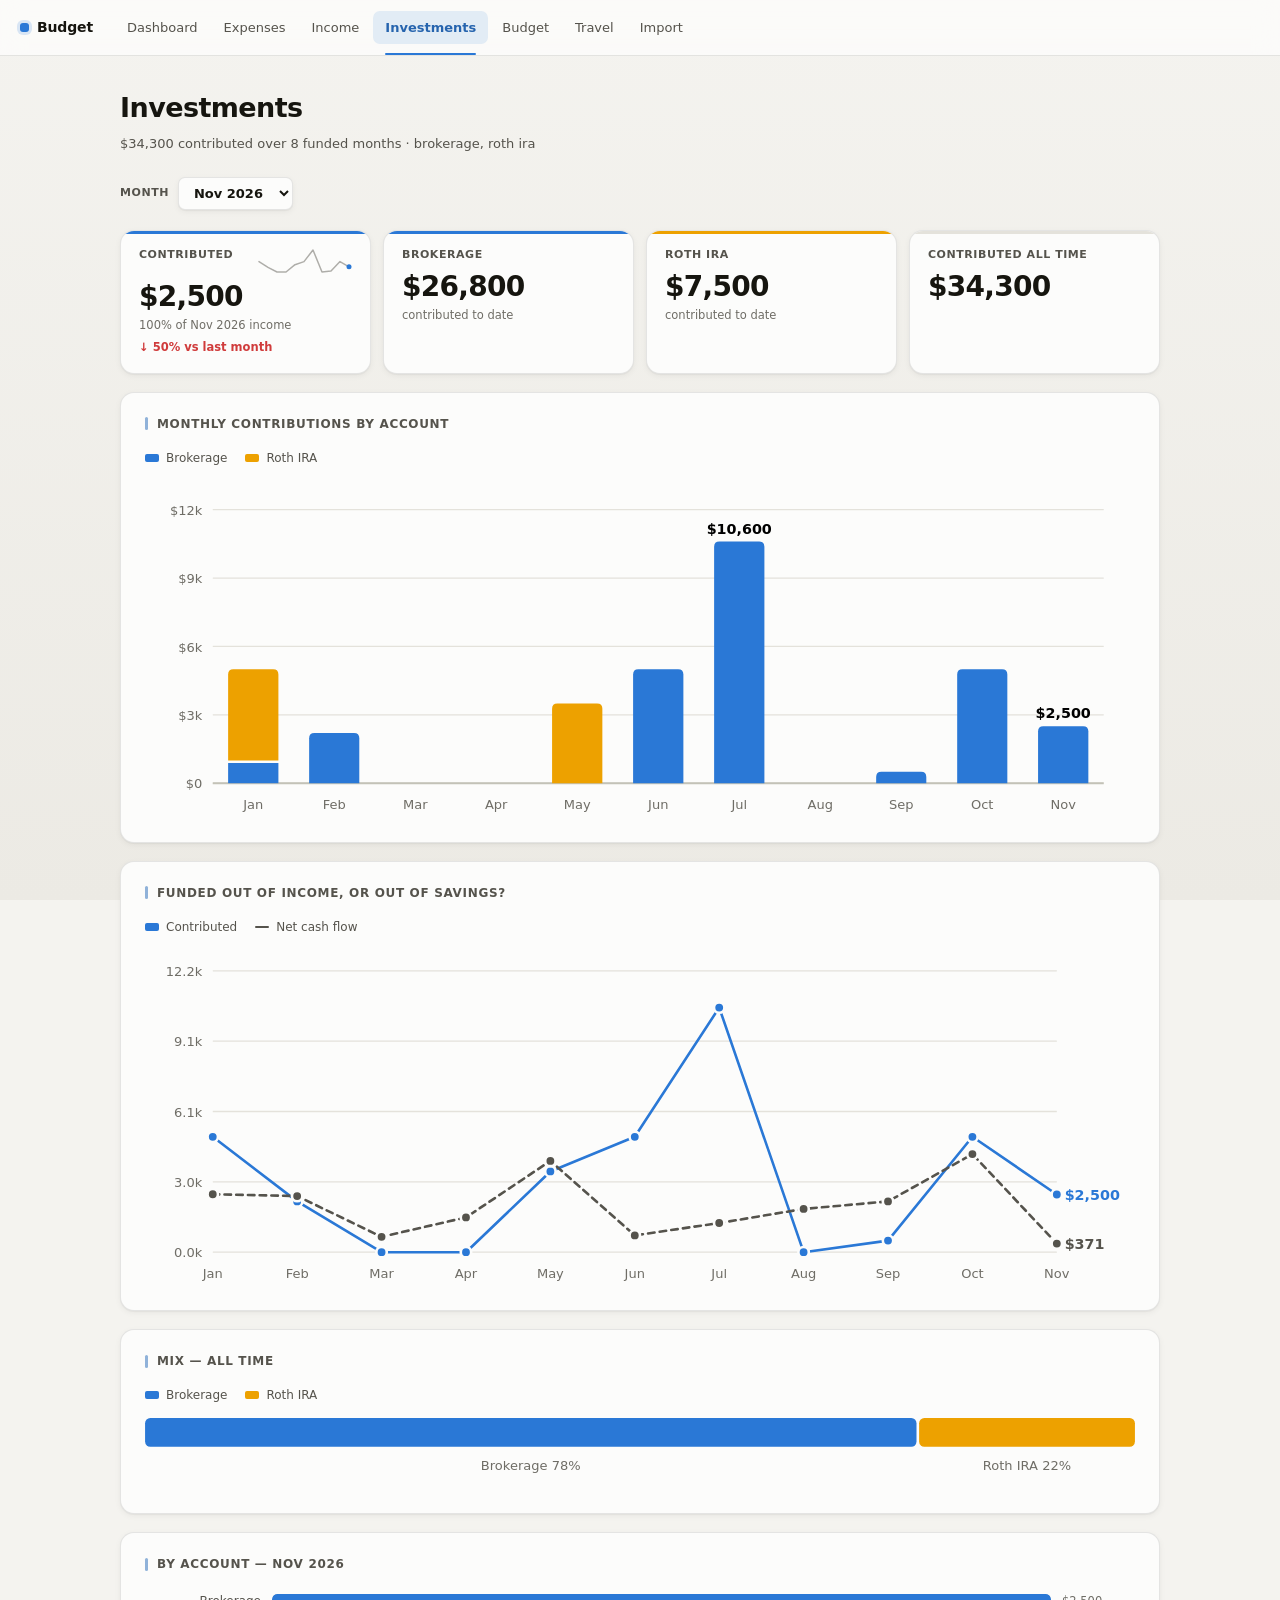
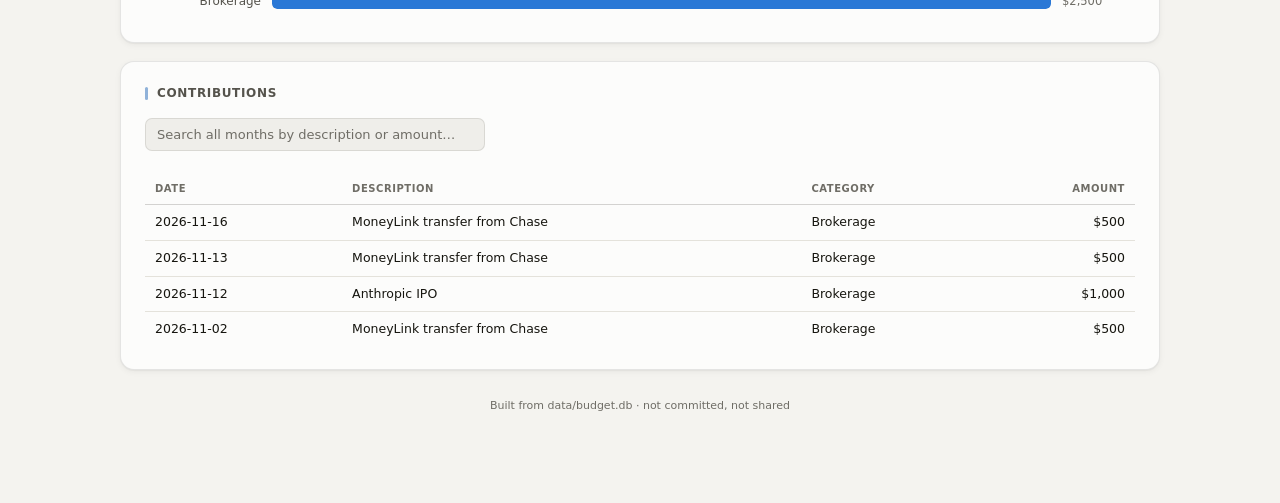
<file: site/investments.html>
<!doctype html>
<html>
<head>
<meta charset="utf-8">
<meta name="viewport" content="width=device-width, initial-scale=1">
<title>Investments · Budget</title>
<link rel="stylesheet" href="style.css">
</head>
<body>
<nav class="topnav">
  <span class="brand">Budget</span>
  <a href="index.html">Dashboard</a><a href="expenses.html">Expenses</a><a href="income.html">Income</a><a href="investments.html" class="active">Investments</a><a href="budget.html">Budget</a><a href="travel.html">Travel</a><a href="import.html">Import</a>
</nav>
<div class="wrap">

  <div class="page-header">
    <h1>Investments</h1>
    <div class="subtitle">$34,300 contributed over 8 funded months ·
      brokerage, roth ira</div>
  </div>

  <div class="month-toggle">
    <label for="month-select">Month</label>
    <select id="month-select"></select>
  </div>

  <div class="tiles">
    <div class="tile" style="--tile-accent:var(--series-1)"><div class="tile-head-row"><div class="tile-label">Contributed</div><div class="tile-spark"><svg viewBox="0 0 96 28" class="sparkline" width="96" height="28"><path d="M 3.0 14.6 L 12.0 20.4 L 21.0 25.0 L 30.0 25.0 L 39.0 17.7 L 48.0 14.6 L 57.0 3.0 L 66.0 25.0 L 75.0 24.0 L 84.0 14.6 L 93.0 19.8" fill="none" stroke="var(--text-muted)" stroke-width="1.5" stroke-linejoin="round" stroke-linecap="round" opacity="0.55"/><circle cx="93.0" cy="19.8" r="2.5" fill="var(--series-1)"/></svg></div></div><div class="tile-value" id="inv-month-value">—</div><div class="tile-sub" id="inv-month-sub"></div><div class="tile-delta" id="inv-month-delta"></div></div>
    <div class="tile" style="--tile-accent:var(--series-1)"><div class="tile-label">Brokerage</div><div class="tile-value">$26,800</div><div class="tile-sub">contributed to date</div></div><div class="tile" style="--tile-accent:var(--series-4)"><div class="tile-label">Roth IRA</div><div class="tile-value">$7,500</div><div class="tile-sub">contributed to date</div></div>
    <div class="tile"><div class="tile-label">Contributed all time</div><div class="tile-value">$34,300</div></div>
  </div>

  <div class="card">
    <h2>Monthly contributions by account</h2>
    <div class="legend"><span class="legend-key"><span class="legend-swatch" style="background:var(--series-1); height:8px; border-radius:2px;"></span>Brokerage</span><span class="legend-key"><span class="legend-swatch" style="background:var(--series-4); height:8px; border-radius:2px;"></span>Roth IRA</span></div>
    
  <svg viewBox="0 0 760 260" class="chart-svg">
    <line x1="52" y1="232.0" x2="736" y2="232.0" stroke="var(--gridline)" stroke-width="1"/><text x="44" y="236.0" text-anchor="end" class="axis-label">$0</text><line x1="52" y1="179.5" x2="736" y2="179.5" stroke="var(--gridline)" stroke-width="1"/><text x="44" y="183.5" text-anchor="end" class="axis-label">$3k</text><line x1="52" y1="127.0" x2="736" y2="127.0" stroke="var(--gridline)" stroke-width="1"/><text x="44" y="131.0" text-anchor="end" class="axis-label">$6k</text><line x1="52" y1="74.5" x2="736" y2="74.5" stroke="var(--gridline)" stroke-width="1"/><text x="44" y="78.5" text-anchor="end" class="axis-label">$9k</text><line x1="52" y1="22.0" x2="736" y2="22.0" stroke="var(--gridline)" stroke-width="1"/><text x="44" y="26.0" text-anchor="end" class="axis-label">$12k</text><line x1="52" y1="232.0" x2="736" y2="232.0" stroke="var(--baseline)" stroke-width="1.5"/>
    <rect x="63.8" y="216.5" width="38.6" height="15.5" fill="var(--series-1)"/><path d="M 63.8 214.5 L 63.8 148.5 Q 63.8 144.5 67.8 144.5 L 98.4 144.5 Q 102.4 144.5 102.4 148.5 L 102.4 214.5 Z" fill="var(--series-4)"/><path d="M 126.0 232.0 L 126.0 197.5 Q 126.0 193.5 130.0 193.5 L 160.5 193.5 Q 164.5 193.5 164.5 197.5 L 164.5 232.0 Z" fill="var(--series-1)"/><path d="M 312.5 232.0 L 312.5 174.8 Q 312.5 170.8 316.5 170.8 L 347.1 170.8 Q 351.1 170.8 351.1 174.8 L 351.1 232.0 Z" fill="var(--series-4)"/><path d="M 374.7 232.0 L 374.7 148.5 Q 374.7 144.5 378.7 144.5 L 409.3 144.5 Q 413.3 144.5 413.3 148.5 L 413.3 232.0 Z" fill="var(--series-1)"/><path d="M 436.9 232.0 L 436.9 50.5 Q 436.9 46.5 440.9 46.5 L 471.5 46.5 Q 475.5 46.5 475.5 50.5 L 475.5 232.0 Z" fill="var(--series-1)"/><path d="M 561.3 232.0 L 561.3 227.2 Q 561.3 223.2 565.3 223.2 L 595.8 223.2 Q 599.8 223.2 599.8 227.2 L 599.8 232.0 Z" fill="var(--series-1)"/><path d="M 623.5 232.0 L 623.5 148.5 Q 623.5 144.5 627.5 144.5 L 658.0 144.5 Q 662.0 144.5 662.0 148.5 L 662.0 232.0 Z" fill="var(--series-1)"/><path d="M 685.6 232.0 L 685.6 192.2 Q 685.6 188.2 689.6 188.2 L 720.2 188.2 Q 724.2 188.2 724.2 192.2 L 724.2 232.0 Z" fill="var(--series-1)"/>
    <text x="83.1" y="252" text-anchor="middle" class="axis-label">Jan</text><text x="145.3" y="252" text-anchor="middle" class="axis-label">Feb</text><text x="207.5" y="252" text-anchor="middle" class="axis-label">Mar</text><text x="269.6" y="252" text-anchor="middle" class="axis-label">Apr</text><text x="331.8" y="252" text-anchor="middle" class="axis-label">May</text><text x="394.0" y="252" text-anchor="middle" class="axis-label">Jun</text><text x="456.2" y="252" text-anchor="middle" class="axis-label">Jul</text><text x="518.4" y="252" text-anchor="middle" class="axis-label">Aug</text><text x="580.5" y="252" text-anchor="middle" class="axis-label">Sep</text><text x="642.7" y="252" text-anchor="middle" class="axis-label">Oct</text><text x="704.9" y="252" text-anchor="middle" class="axis-label">Nov</text>
    <text x="456.2" y="40.5" text-anchor="middle" class="end-label">$10,600</text><text x="704.9" y="182.2" text-anchor="middle" class="end-label">$2,500</text>
    <rect class="hit-target" data-tooltip-title="Jan 2026" data-tooltip-rows="[[&quot;Brokerage&quot;, &quot;$1,000&quot;, &quot;var(--series-1)&quot;], [&quot;Roth IRA&quot;, &quot;$4,000&quot;, &quot;var(--series-4)&quot;], [&quot;Total&quot;, &quot;$5,000&quot;, null]]" data-month-idx="0" x="52.0" y="22" width="62.2" height="210" fill="transparent"/><rect class="hit-target" data-tooltip-title="Feb 2026" data-tooltip-rows="[[&quot;Brokerage&quot;, &quot;$2,200&quot;, &quot;var(--series-1)&quot;], [&quot;Total&quot;, &quot;$2,200&quot;, null]]" data-month-idx="1" x="114.2" y="22" width="62.2" height="210" fill="transparent"/><rect class="hit-target" data-tooltip-title="Mar 2026" data-tooltip-rows="[[&quot;No contributions&quot;, &quot;&quot;, null]]" data-month-idx="2" x="176.4" y="22" width="62.2" height="210" fill="transparent"/><rect class="hit-target" data-tooltip-title="Apr 2026" data-tooltip-rows="[[&quot;No contributions&quot;, &quot;&quot;, null]]" data-month-idx="3" x="238.5" y="22" width="62.2" height="210" fill="transparent"/><rect class="hit-target" data-tooltip-title="May 2026" data-tooltip-rows="[[&quot;Roth IRA&quot;, &quot;$3,500&quot;, &quot;var(--series-4)&quot;], [&quot;Total&quot;, &quot;$3,500&quot;, null]]" data-month-idx="4" x="300.7" y="22" width="62.2" height="210" fill="transparent"/><rect class="hit-target" data-tooltip-title="Jun 2026" data-tooltip-rows="[[&quot;Brokerage&quot;, &quot;$5,000&quot;, &quot;var(--series-1)&quot;], [&quot;Total&quot;, &quot;$5,000&quot;, null]]" data-month-idx="5" x="362.9" y="22" width="62.2" height="210" fill="transparent"/><rect class="hit-target" data-tooltip-title="Jul 2026" data-tooltip-rows="[[&quot;Brokerage&quot;, &quot;$10,600&quot;, &quot;var(--series-1)&quot;], [&quot;Total&quot;, &quot;$10,600&quot;, null]]" data-month-idx="6" x="425.1" y="22" width="62.2" height="210" fill="transparent"/><rect class="hit-target" data-tooltip-title="Aug 2026" data-tooltip-rows="[[&quot;No contributions&quot;, &quot;&quot;, null]]" data-month-idx="7" x="487.3" y="22" width="62.2" height="210" fill="transparent"/><rect class="hit-target" data-tooltip-title="Sep 2026" data-tooltip-rows="[[&quot;Brokerage&quot;, &quot;$500&quot;, &quot;var(--series-1)&quot;], [&quot;Total&quot;, &quot;$500&quot;, null]]" data-month-idx="8" x="549.5" y="22" width="62.2" height="210" fill="transparent"/><rect class="hit-target" data-tooltip-title="Oct 2026" data-tooltip-rows="[[&quot;Brokerage&quot;, &quot;$5,000&quot;, &quot;var(--series-1)&quot;], [&quot;Total&quot;, &quot;$5,000&quot;, null]]" data-month-idx="9" x="611.6" y="22" width="62.2" height="210" fill="transparent"/><rect class="hit-target" data-tooltip-title="Nov 2026" data-tooltip-rows="[[&quot;Brokerage&quot;, &quot;$2,500&quot;, &quot;var(--series-1)&quot;], [&quot;Total&quot;, &quot;$2,500&quot;, null]]" data-month-idx="10" x="673.8" y="22" width="62.2" height="210" fill="transparent"/>
  </svg>
  </div>

  <div class="card">
    <h2>Funded out of income, or out of savings?</h2>
    <div class="legend"><span class="legend-key"><span class="legend-swatch" style="background:var(--series-1); height:8px; border-radius:2px;"></span>Contributed</span><span class="legend-key"><span class="legend-swatch" style="background:var(--text-secondary); border-top:2px dashed var(--text-secondary); height:0;"></span>Net cash flow</span></div>
    
  <svg viewBox="0 0 760 260" class="chart-svg">
    <line x1="52" y1="232.0" x2="700" y2="232.0" stroke="var(--gridline)" stroke-width="1"/><text x="44" y="236.0" text-anchor="end" class="axis-label">0.0k</text><line x1="52" y1="178.0" x2="700" y2="178.0" stroke="var(--gridline)" stroke-width="1"/><text x="44" y="182.0" text-anchor="end" class="axis-label">3.0k</text><line x1="52" y1="124.0" x2="700" y2="124.0" stroke="var(--gridline)" stroke-width="1"/><text x="44" y="128.0" text-anchor="end" class="axis-label">6.1k</text><line x1="52" y1="70.0" x2="700" y2="70.0" stroke="var(--gridline)" stroke-width="1"/><text x="44" y="74.0" text-anchor="end" class="axis-label">9.1k</text><line x1="52" y1="16.0" x2="700" y2="16.0" stroke="var(--gridline)" stroke-width="1"/><text x="44" y="20.0" text-anchor="end" class="axis-label">12.2k</text>
    <path d="M 52.0 143.4 L 116.8 193.0 L 181.6 232.0 L 246.4 232.0 L 311.2 170.0 L 376.0 143.4 L 440.8 44.2 L 505.6 232.0 L 570.4 223.1 L 635.2 143.4 L 700.0 187.7" fill="none" stroke="var(--series-1)" stroke-width="2" stroke-linejoin="round" stroke-linecap="round"/><path d="M 52.0 187.5 L 116.8 188.9 L 181.6 220.2 L 246.4 205.3 L 311.2 161.9 L 376.0 219.1 L 440.8 209.6 L 505.6 198.8 L 570.4 193.0 L 635.2 156.7 L 700.0 225.4" fill="none" stroke="var(--text-secondary)" stroke-width="2" stroke-dasharray="5 4" stroke-linejoin="round" stroke-linecap="round"/>
    <circle cx="52.0" cy="143.4" r="4" fill="var(--series-1)" stroke="var(--surface-1)" stroke-width="2"/><circle cx="116.8" cy="193.0" r="4" fill="var(--series-1)" stroke="var(--surface-1)" stroke-width="2"/><circle cx="181.6" cy="232.0" r="4" fill="var(--series-1)" stroke="var(--surface-1)" stroke-width="2"/><circle cx="246.4" cy="232.0" r="4" fill="var(--series-1)" stroke="var(--surface-1)" stroke-width="2"/><circle cx="311.2" cy="170.0" r="4" fill="var(--series-1)" stroke="var(--surface-1)" stroke-width="2"/><circle cx="376.0" cy="143.4" r="4" fill="var(--series-1)" stroke="var(--surface-1)" stroke-width="2"/><circle cx="440.8" cy="44.2" r="4" fill="var(--series-1)" stroke="var(--surface-1)" stroke-width="2"/><circle cx="505.6" cy="232.0" r="4" fill="var(--series-1)" stroke="var(--surface-1)" stroke-width="2"/><circle cx="570.4" cy="223.1" r="4" fill="var(--series-1)" stroke="var(--surface-1)" stroke-width="2"/><circle cx="635.2" cy="143.4" r="4" fill="var(--series-1)" stroke="var(--surface-1)" stroke-width="2"/><circle cx="700.0" cy="187.7" r="4" fill="var(--series-1)" stroke="var(--surface-1)" stroke-width="2"/><circle cx="52.0" cy="187.5" r="4" fill="var(--text-secondary)" stroke="var(--surface-1)" stroke-width="2"/><circle cx="116.8" cy="188.9" r="4" fill="var(--text-secondary)" stroke="var(--surface-1)" stroke-width="2"/><circle cx="181.6" cy="220.2" r="4" fill="var(--text-secondary)" stroke="var(--surface-1)" stroke-width="2"/><circle cx="246.4" cy="205.3" r="4" fill="var(--text-secondary)" stroke="var(--surface-1)" stroke-width="2"/><circle cx="311.2" cy="161.9" r="4" fill="var(--text-secondary)" stroke="var(--surface-1)" stroke-width="2"/><circle cx="376.0" cy="219.1" r="4" fill="var(--text-secondary)" stroke="var(--surface-1)" stroke-width="2"/><circle cx="440.8" cy="209.6" r="4" fill="var(--text-secondary)" stroke="var(--surface-1)" stroke-width="2"/><circle cx="505.6" cy="198.8" r="4" fill="var(--text-secondary)" stroke="var(--surface-1)" stroke-width="2"/><circle cx="570.4" cy="193.0" r="4" fill="var(--text-secondary)" stroke="var(--surface-1)" stroke-width="2"/><circle cx="635.2" cy="156.7" r="4" fill="var(--text-secondary)" stroke="var(--surface-1)" stroke-width="2"/><circle cx="700.0" cy="225.4" r="4" fill="var(--text-secondary)" stroke="var(--surface-1)" stroke-width="2"/>
    <text x="52.0" y="252" text-anchor="middle" class="axis-label">Jan</text><text x="116.8" y="252" text-anchor="middle" class="axis-label">Feb</text><text x="181.6" y="252" text-anchor="middle" class="axis-label">Mar</text><text x="246.4" y="252" text-anchor="middle" class="axis-label">Apr</text><text x="311.2" y="252" text-anchor="middle" class="axis-label">May</text><text x="376.0" y="252" text-anchor="middle" class="axis-label">Jun</text><text x="440.8" y="252" text-anchor="middle" class="axis-label">Jul</text><text x="505.6" y="252" text-anchor="middle" class="axis-label">Aug</text><text x="570.4" y="252" text-anchor="middle" class="axis-label">Sep</text><text x="635.2" y="252" text-anchor="middle" class="axis-label">Oct</text><text x="700.0" y="252" text-anchor="middle" class="axis-label">Nov</text>
    <text x="706.0" y="191.7" class="end-label" fill="var(--series-1)">$2,500</text><text x="706.0" y="229.4" class="end-label" fill="var(--text-secondary)">$371</text>
    <line id="crosshair-inv-vs-net" x1="0" y1="16" x2="0" y2="232"
          stroke="var(--baseline)" stroke-width="1" style="display:none"/>
    <rect class="hit-target" data-crosshair="crosshair-inv-vs-net" data-cx="52.0" data-tooltip-title="Jan 2026" data-tooltip-rows="[[&quot;Contributed&quot;, &quot;$5,000&quot;, &quot;var(--series-1)&quot;], [&quot;Net cash flow&quot;, &quot;$2,513&quot;, &quot;var(--text-secondary)&quot;]]" data-month-idx="0" x="22.5" y="16" width="58.9" height="216" fill="transparent"/><rect class="hit-target" data-crosshair="crosshair-inv-vs-net" data-cx="116.8" data-tooltip-title="Feb 2026" data-tooltip-rows="[[&quot;Contributed&quot;, &quot;$2,200&quot;, &quot;var(--series-1)&quot;], [&quot;Net cash flow&quot;, &quot;$2,432&quot;, &quot;var(--text-secondary)&quot;]]" data-month-idx="1" x="87.3" y="16" width="58.9" height="216" fill="transparent"/><rect class="hit-target" data-crosshair="crosshair-inv-vs-net" data-cx="181.6" data-tooltip-title="Mar 2026" data-tooltip-rows="[[&quot;Contributed&quot;, &quot;$0&quot;, &quot;var(--series-1)&quot;], [&quot;Net cash flow&quot;, &quot;$664&quot;, &quot;var(--text-secondary)&quot;]]" data-month-idx="2" x="152.1" y="16" width="58.9" height="216" fill="transparent"/><rect class="hit-target" data-crosshair="crosshair-inv-vs-net" data-cx="246.4" data-tooltip-title="Apr 2026" data-tooltip-rows="[[&quot;Contributed&quot;, &quot;$0&quot;, &quot;var(--series-1)&quot;], [&quot;Net cash flow&quot;, &quot;$1,507&quot;, &quot;var(--text-secondary)&quot;]]" data-month-idx="3" x="216.9" y="16" width="58.9" height="216" fill="transparent"/><rect class="hit-target" data-crosshair="crosshair-inv-vs-net" data-cx="311.2" data-tooltip-title="May 2026" data-tooltip-rows="[[&quot;Contributed&quot;, &quot;$3,500&quot;, &quot;var(--series-1)&quot;], [&quot;Net cash flow&quot;, &quot;$3,957&quot;, &quot;var(--text-secondary)&quot;]]" data-month-idx="4" x="281.7" y="16" width="58.9" height="216" fill="transparent"/><rect class="hit-target" data-crosshair="crosshair-inv-vs-net" data-cx="376.0" data-tooltip-title="Jun 2026" data-tooltip-rows="[[&quot;Contributed&quot;, &quot;$5,000&quot;, &quot;var(--series-1)&quot;], [&quot;Net cash flow&quot;, &quot;$730&quot;, &quot;var(--text-secondary)&quot;]]" data-month-idx="5" x="346.5" y="16" width="58.9" height="216" fill="transparent"/><rect class="hit-target" data-crosshair="crosshair-inv-vs-net" data-cx="440.8" data-tooltip-title="Jul 2026" data-tooltip-rows="[[&quot;Contributed&quot;, &quot;$10,600&quot;, &quot;var(--series-1)&quot;], [&quot;Net cash flow&quot;, &quot;$1,264&quot;, &quot;var(--text-secondary)&quot;]]" data-month-idx="6" x="411.3" y="16" width="58.9" height="216" fill="transparent"/><rect class="hit-target" data-crosshair="crosshair-inv-vs-net" data-cx="505.6" data-tooltip-title="Aug 2026" data-tooltip-rows="[[&quot;Contributed&quot;, &quot;$0&quot;, &quot;var(--series-1)&quot;], [&quot;Net cash flow&quot;, &quot;$1,873&quot;, &quot;var(--text-secondary)&quot;]]" data-month-idx="7" x="476.1" y="16" width="58.9" height="216" fill="transparent"/><rect class="hit-target" data-crosshair="crosshair-inv-vs-net" data-cx="570.4" data-tooltip-title="Sep 2026" data-tooltip-rows="[[&quot;Contributed&quot;, &quot;$500&quot;, &quot;var(--series-1)&quot;], [&quot;Net cash flow&quot;, &quot;$2,203&quot;, &quot;var(--text-secondary)&quot;]]" data-month-idx="8" x="540.9" y="16" width="58.9" height="216" fill="transparent"/><rect class="hit-target" data-crosshair="crosshair-inv-vs-net" data-cx="635.2" data-tooltip-title="Oct 2026" data-tooltip-rows="[[&quot;Contributed&quot;, &quot;$5,000&quot;, &quot;var(--series-1)&quot;], [&quot;Net cash flow&quot;, &quot;$4,252&quot;, &quot;var(--text-secondary)&quot;]]" data-month-idx="9" x="605.7" y="16" width="58.9" height="216" fill="transparent"/><rect class="hit-target" data-crosshair="crosshair-inv-vs-net" data-cx="700.0" data-tooltip-title="Nov 2026" data-tooltip-rows="[[&quot;Contributed&quot;, &quot;$2,500&quot;, &quot;var(--series-1)&quot;], [&quot;Net cash flow&quot;, &quot;$371&quot;, &quot;var(--text-secondary)&quot;]]" data-month-idx="10" x="670.5" y="16" width="58.9" height="216" fill="transparent"/>
  </svg>
  </div>

  <div class="card">
    <h2>Mix — all time</h2>
    <div class="legend"><span class="legend-key"><span class="legend-swatch" style="background:var(--series-1); height:8px; border-radius:2px;"></span>Brokerage</span><span class="legend-key"><span class="legend-swatch" style="background:var(--series-4); height:8px; border-radius:2px;"></span>Roth IRA</span></div>
    <svg viewBox="0 0 760 56" class="chart-svg"><rect class="hit-target" data-tooltip-title="Mix" data-tooltip-rows="[[&quot;Brokerage&quot;, &quot;$26,800 \u00b7 78%&quot;, &quot;var(--series-1)&quot;]]" x="0.0" y="0" width="592.3" height="22" rx="4" fill="var(--series-1)"/><rect class="hit-target" data-tooltip-title="Mix" data-tooltip-rows="[[&quot;Roth IRA&quot;, &quot;$7,500 \u00b7 22%&quot;, &quot;var(--series-4)&quot;]]" x="594.3" y="0" width="165.7" height="22" rx="4" fill="var(--series-4)"/><text x="296.1" y="40" text-anchor="middle" class="axis-label">Brokerage 78%</text><text x="677.1" y="40" text-anchor="middle" class="axis-label">Roth IRA 22%</text></svg>
  </div>

  <div class="card">
    <h2 id="h-inv-bycat">By account</h2>
    <div id="inv-month-bars"></div>
  </div>

  <div class="card">
    <h2>Contributions</h2>
    <input type="search" id="txn-search" class="txn-search" placeholder="Search all months by description or amount…">
    <div class="search-note" id="search-note"></div>
    <div id="month-txns"></div>
  </div>

  <footer class="page-footer">Built from data/budget.db · not committed, not shared</footer>
</div>
<div id="tooltip"></div>
<script src="data.js"></script>
<script src="app.js"></script>
<script>

const INV_CATS = window.DATA.investmentCategories;
function labelFor(cat) { return (INV_CATS[cat] || {}).label || cat; }
function colorFor(cat) { return (INV_CATS[cat] || {}).color || 'var(--series-1)'; }
let currentMonthIdx = window.DATA.months.length - 1;

function renderTxnSection() {
  const DATA = window.DATA;
  const query = document.getElementById('txn-search').value;
  const searchResults = searchTransactions(DATA, 'investmentTxns', query);
  const noteEl = document.getElementById('search-note');
  if (searchResults) {
    noteEl.textContent = searchResults.length + (searchResults.length === 1 ? ' match' : ' matches') + ' across all months';
    renderTxnTable(document.getElementById('month-txns'), searchResults, labelFor,
      { showMonth: true, monthLabels: DATA.monthLabels, emptyText: 'No matches.' });
  } else {
    noteEl.textContent = '';
    const m = DATA.byMonth[DATA.months[currentMonthIdx]];
    renderTxnTable(document.getElementById('month-txns'), m.investmentTxns, labelFor,
      { emptyText: 'No contributions this month.' });
  }
}
document.getElementById('txn-search').addEventListener('input', renderTxnSection);

function renderInvestments(monthIdx) {
  currentMonthIdx = monthIdx;
  const DATA = window.DATA;
  const month = DATA.months[monthIdx];
  const m = DATA.byMonth[month];
  const prev = monthIdx > 0 ? DATA.byMonth[DATA.months[monthIdx - 1]] : null;

  document.getElementById('inv-month-value').textContent = fmtMoney(m.investment);
  document.getElementById('inv-month-sub').textContent = m.income
    ? fmtPct(m.investment / m.income) + ' of ' + DATA.monthLabels[month] + ' income'
    : 'no income recorded this month';
  renderDelta('inv-month-delta', m.investment, prev ? prev.investment : undefined, { higherIsBetter: true });

  document.getElementById('h-inv-bycat').textContent = 'By account — ' + DATA.monthLabels[month];
  const ranked = Object.entries(m.investmentByCat).sort((a, b) => b[1] - a[1]).map(([c, v]) => [c, labelFor(c), v]);
  renderBarList(document.getElementById('inv-month-bars'), ranked, null, fmtMoney, { colorFor });
  renderTxnSection();
}
populateMonthSelect(document.getElementById('month-select'), window.DATA, renderInvestments);
renderInvestments(currentMonthIdx);

</script>
</body>
</html>
</file>
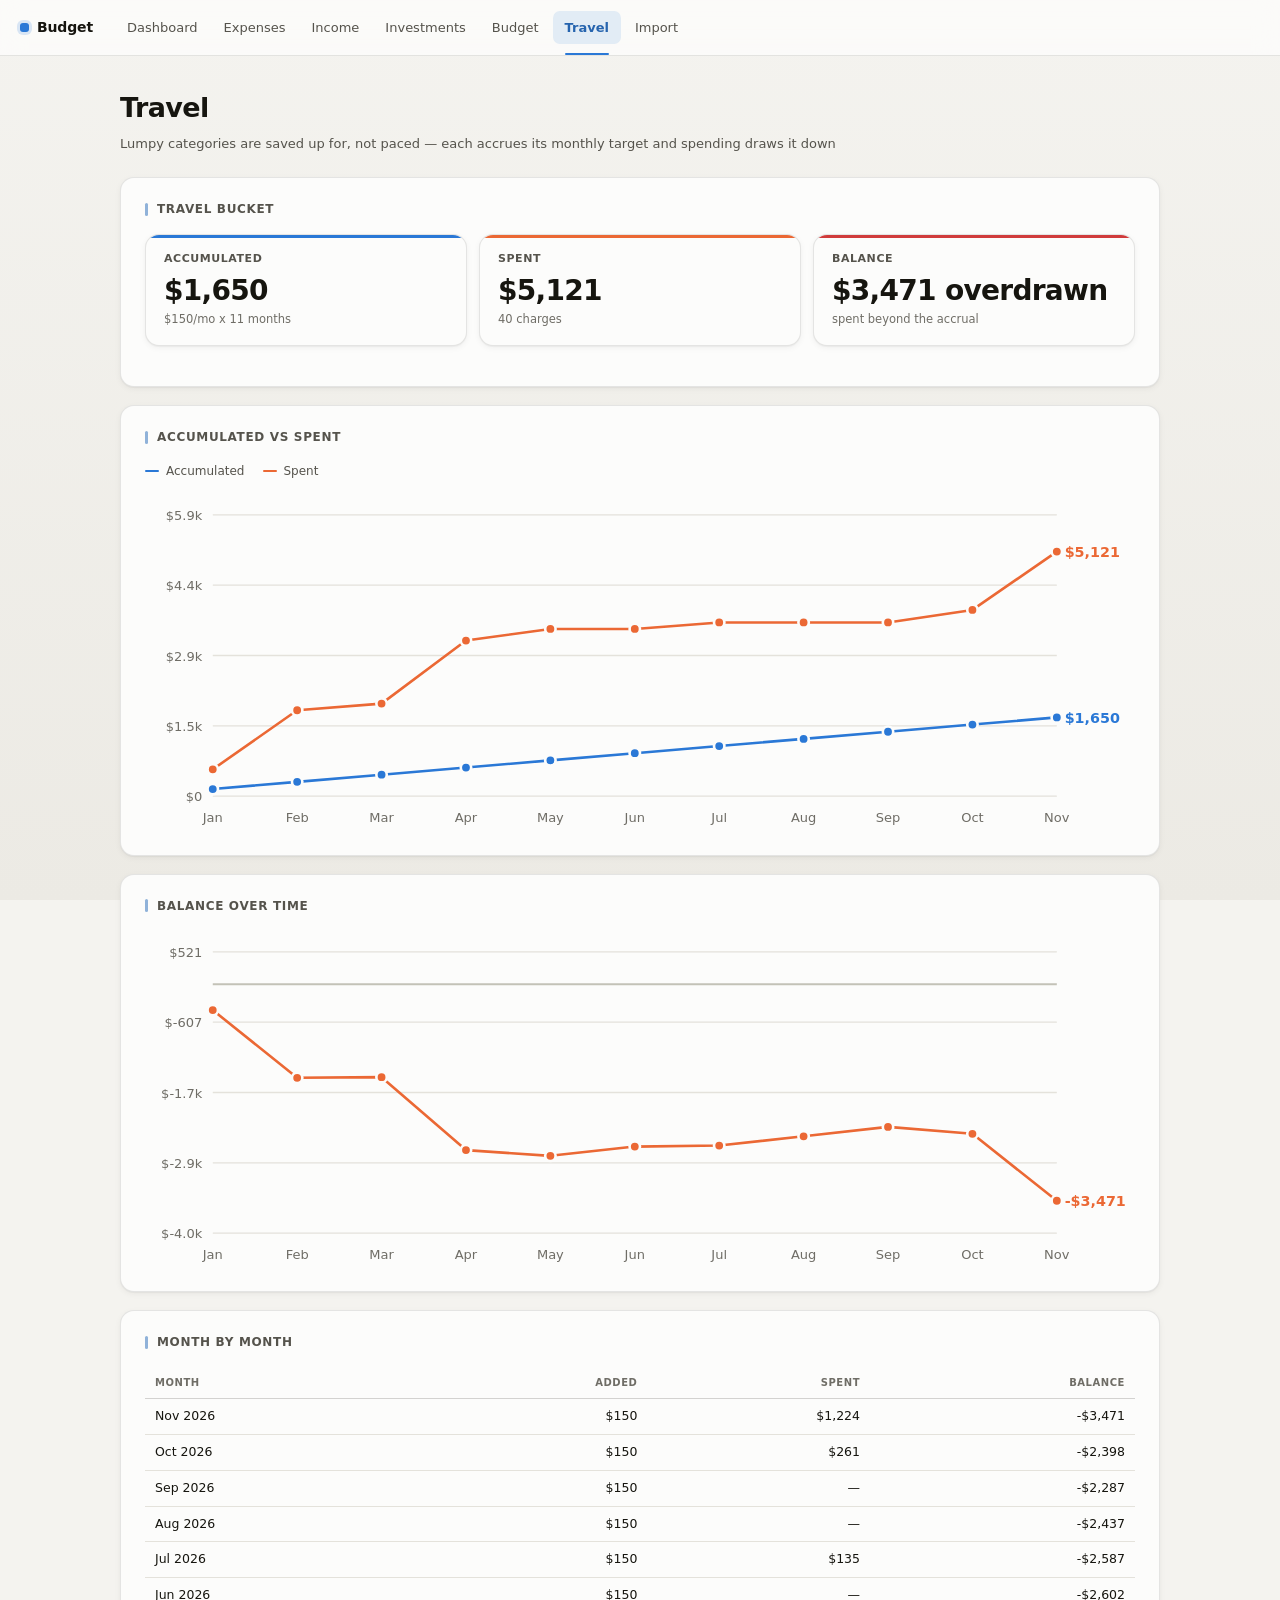
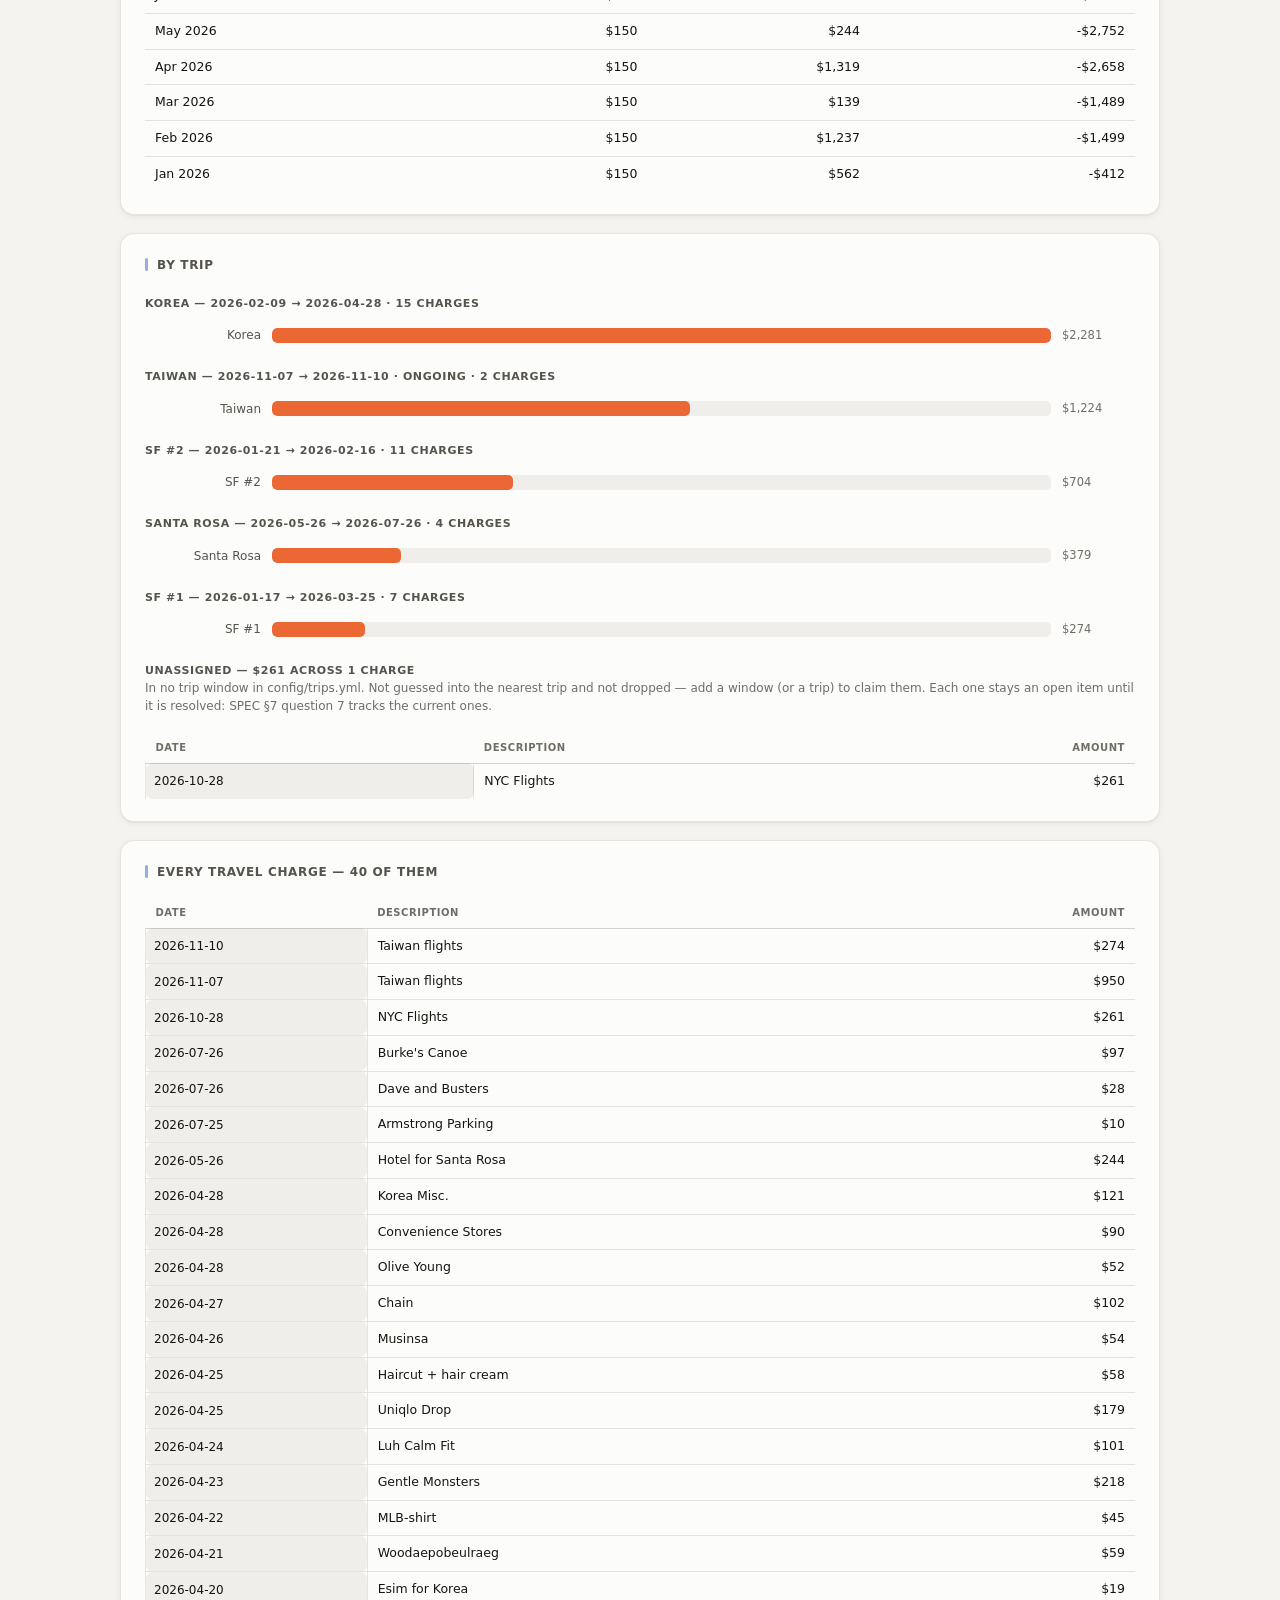
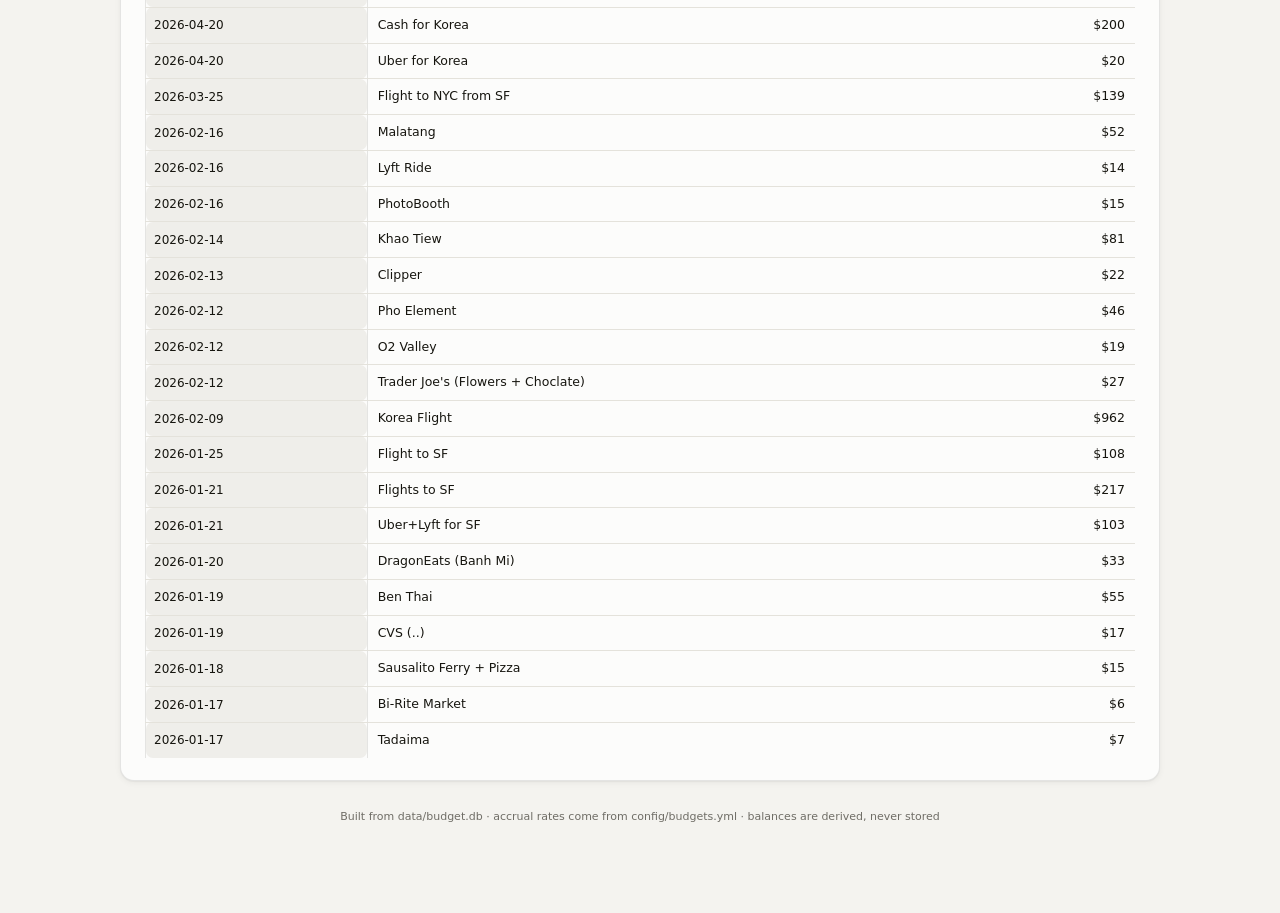
<file: site/travel.html>
<!doctype html>
<html>
<head>
<meta charset="utf-8">
<meta name="viewport" content="width=device-width, initial-scale=1">
<title>Travel · Budget</title>
<link rel="stylesheet" href="style.css">
</head>
<body>
<nav class="topnav">
  <span class="brand">Budget</span>
  <a href="index.html">Dashboard</a><a href="expenses.html">Expenses</a><a href="income.html">Income</a><a href="investments.html">Investments</a><a href="budget.html">Budget</a><a href="travel.html" class="active">Travel</a><a href="import.html">Import</a>
</nav>
<div class="wrap">

  <div class="page-header">
    <h1>Travel</h1>
    <div class="subtitle">Lumpy categories are saved up for, not paced — each accrues its monthly target and
      spending draws it down</div>
  </div>

  <div class="card">
    <h2>Travel bucket</h2>
    <div class="tiles">
      <div class="tile" style="--tile-accent:var(--series-1)"><div class="tile-label">Accumulated</div><div class="tile-value">$1,650</div><div class="tile-sub">$150/mo x 11 months</div></div>
      <div class="tile" style="--tile-accent:var(--series-2)"><div class="tile-label">Spent</div><div class="tile-value">$5,121</div><div class="tile-sub">40 charges</div></div>
      <div class="tile" style="--tile-accent:var(--critical)"><div class="tile-label">Balance</div><div class="tile-value">$3,471 overdrawn</div><div class="tile-sub">spent beyond the accrual</div></div>
    </div>
  </div>

  <div class="card">
    <h2>Accumulated vs spent</h2>
    <div class="legend">
      <span class="legend-key"><span class="legend-swatch" style="background:var(--series-1)"></span>Accumulated</span>
      <span class="legend-key"><span class="legend-swatch" style="background:var(--series-2)"></span>Spent</span>
    </div>
    
  <svg viewBox="0 0 760 260" class="chart-svg">
    <line x1="52" y1="232.0" x2="700" y2="232.0" stroke="var(--gridline)" stroke-width="1"/><text x="44" y="236.0" text-anchor="end" class="axis-label">$0</text><line x1="52" y1="178.0" x2="700" y2="178.0" stroke="var(--gridline)" stroke-width="1"/><text x="44" y="182.0" text-anchor="end" class="axis-label">$1.5k</text><line x1="52" y1="124.0" x2="700" y2="124.0" stroke="var(--gridline)" stroke-width="1"/><text x="44" y="128.0" text-anchor="end" class="axis-label">$2.9k</text><line x1="52" y1="70.0" x2="700" y2="70.0" stroke="var(--gridline)" stroke-width="1"/><text x="44" y="74.0" text-anchor="end" class="axis-label">$4.4k</text><line x1="52" y1="16.0" x2="700" y2="16.0" stroke="var(--gridline)" stroke-width="1"/><text x="44" y="20.0" text-anchor="end" class="axis-label">$5.9k</text>
    <path d="M 52.0 226.5 L 116.8 221.0 L 181.6 215.5 L 246.4 210.0 L 311.2 204.5 L 376.0 199.0 L 440.8 193.5 L 505.6 188.0 L 570.4 182.5 L 635.2 177.0 L 700.0 171.5" fill="none" stroke="var(--series-1)" stroke-width="2" stroke-linejoin="round" stroke-linecap="round"/><path d="M 52.0 211.4 L 116.8 166.0 L 181.6 160.9 L 246.4 112.5 L 311.2 103.6 L 376.0 103.6 L 440.8 98.6 L 505.6 98.6 L 570.4 98.6 L 635.2 89.0 L 700.0 44.2" fill="none" stroke="var(--series-2)" stroke-width="2" stroke-linejoin="round" stroke-linecap="round"/>
    <circle cx="52.0" cy="226.5" r="4" fill="var(--series-1)" stroke="var(--surface-1)" stroke-width="2"/><circle cx="116.8" cy="221.0" r="4" fill="var(--series-1)" stroke="var(--surface-1)" stroke-width="2"/><circle cx="181.6" cy="215.5" r="4" fill="var(--series-1)" stroke="var(--surface-1)" stroke-width="2"/><circle cx="246.4" cy="210.0" r="4" fill="var(--series-1)" stroke="var(--surface-1)" stroke-width="2"/><circle cx="311.2" cy="204.5" r="4" fill="var(--series-1)" stroke="var(--surface-1)" stroke-width="2"/><circle cx="376.0" cy="199.0" r="4" fill="var(--series-1)" stroke="var(--surface-1)" stroke-width="2"/><circle cx="440.8" cy="193.5" r="4" fill="var(--series-1)" stroke="var(--surface-1)" stroke-width="2"/><circle cx="505.6" cy="188.0" r="4" fill="var(--series-1)" stroke="var(--surface-1)" stroke-width="2"/><circle cx="570.4" cy="182.5" r="4" fill="var(--series-1)" stroke="var(--surface-1)" stroke-width="2"/><circle cx="635.2" cy="177.0" r="4" fill="var(--series-1)" stroke="var(--surface-1)" stroke-width="2"/><circle cx="700.0" cy="171.5" r="4" fill="var(--series-1)" stroke="var(--surface-1)" stroke-width="2"/><circle cx="52.0" cy="211.4" r="4" fill="var(--series-2)" stroke="var(--surface-1)" stroke-width="2"/><circle cx="116.8" cy="166.0" r="4" fill="var(--series-2)" stroke="var(--surface-1)" stroke-width="2"/><circle cx="181.6" cy="160.9" r="4" fill="var(--series-2)" stroke="var(--surface-1)" stroke-width="2"/><circle cx="246.4" cy="112.5" r="4" fill="var(--series-2)" stroke="var(--surface-1)" stroke-width="2"/><circle cx="311.2" cy="103.6" r="4" fill="var(--series-2)" stroke="var(--surface-1)" stroke-width="2"/><circle cx="376.0" cy="103.6" r="4" fill="var(--series-2)" stroke="var(--surface-1)" stroke-width="2"/><circle cx="440.8" cy="98.6" r="4" fill="var(--series-2)" stroke="var(--surface-1)" stroke-width="2"/><circle cx="505.6" cy="98.6" r="4" fill="var(--series-2)" stroke="var(--surface-1)" stroke-width="2"/><circle cx="570.4" cy="98.6" r="4" fill="var(--series-2)" stroke="var(--surface-1)" stroke-width="2"/><circle cx="635.2" cy="89.0" r="4" fill="var(--series-2)" stroke="var(--surface-1)" stroke-width="2"/><circle cx="700.0" cy="44.2" r="4" fill="var(--series-2)" stroke="var(--surface-1)" stroke-width="2"/>
    <text x="52.0" y="252" text-anchor="middle" class="axis-label">Jan</text><text x="116.8" y="252" text-anchor="middle" class="axis-label">Feb</text><text x="181.6" y="252" text-anchor="middle" class="axis-label">Mar</text><text x="246.4" y="252" text-anchor="middle" class="axis-label">Apr</text><text x="311.2" y="252" text-anchor="middle" class="axis-label">May</text><text x="376.0" y="252" text-anchor="middle" class="axis-label">Jun</text><text x="440.8" y="252" text-anchor="middle" class="axis-label">Jul</text><text x="505.6" y="252" text-anchor="middle" class="axis-label">Aug</text><text x="570.4" y="252" text-anchor="middle" class="axis-label">Sep</text><text x="635.2" y="252" text-anchor="middle" class="axis-label">Oct</text><text x="700.0" y="252" text-anchor="middle" class="axis-label">Nov</text>
    <text x="706.0" y="48.2" class="end-label" fill="var(--series-2)">$5,121</text><text x="706.0" y="175.5" class="end-label" fill="var(--series-1)">$1,650</text>
    <line id="crosshair-cum-travel" x1="0" y1="16" x2="0" y2="232"
          stroke="var(--baseline)" stroke-width="1" style="display:none"/>
    <rect class="hit-target" data-crosshair="crosshair-cum-travel" data-cx="52.0" data-tooltip-title="Jan 2026" data-tooltip-rows="[[&quot;Accumulated&quot;, &quot;$150&quot;, &quot;var(--series-1)&quot;], [&quot;Spent&quot;, &quot;$562&quot;, &quot;var(--series-2)&quot;]]" data-month-idx="0" x="22.5" y="16" width="58.9" height="216" fill="transparent"/><rect class="hit-target" data-crosshair="crosshair-cum-travel" data-cx="116.8" data-tooltip-title="Feb 2026" data-tooltip-rows="[[&quot;Accumulated&quot;, &quot;$300&quot;, &quot;var(--series-1)&quot;], [&quot;Spent&quot;, &quot;$1,799&quot;, &quot;var(--series-2)&quot;]]" data-month-idx="1" x="87.3" y="16" width="58.9" height="216" fill="transparent"/><rect class="hit-target" data-crosshair="crosshair-cum-travel" data-cx="181.6" data-tooltip-title="Mar 2026" data-tooltip-rows="[[&quot;Accumulated&quot;, &quot;$450&quot;, &quot;var(--series-1)&quot;], [&quot;Spent&quot;, &quot;$1,939&quot;, &quot;var(--series-2)&quot;]]" data-month-idx="2" x="152.1" y="16" width="58.9" height="216" fill="transparent"/><rect class="hit-target" data-crosshair="crosshair-cum-travel" data-cx="246.4" data-tooltip-title="Apr 2026" data-tooltip-rows="[[&quot;Accumulated&quot;, &quot;$600&quot;, &quot;var(--series-1)&quot;], [&quot;Spent&quot;, &quot;$3,258&quot;, &quot;var(--series-2)&quot;]]" data-month-idx="3" x="216.9" y="16" width="58.9" height="216" fill="transparent"/><rect class="hit-target" data-crosshair="crosshair-cum-travel" data-cx="311.2" data-tooltip-title="May 2026" data-tooltip-rows="[[&quot;Accumulated&quot;, &quot;$750&quot;, &quot;var(--series-1)&quot;], [&quot;Spent&quot;, &quot;$3,502&quot;, &quot;var(--series-2)&quot;]]" data-month-idx="4" x="281.7" y="16" width="58.9" height="216" fill="transparent"/><rect class="hit-target" data-crosshair="crosshair-cum-travel" data-cx="376.0" data-tooltip-title="Jun 2026" data-tooltip-rows="[[&quot;Accumulated&quot;, &quot;$900&quot;, &quot;var(--series-1)&quot;], [&quot;Spent&quot;, &quot;$3,502&quot;, &quot;var(--series-2)&quot;]]" data-month-idx="5" x="346.5" y="16" width="58.9" height="216" fill="transparent"/><rect class="hit-target" data-crosshair="crosshair-cum-travel" data-cx="440.8" data-tooltip-title="Jul 2026" data-tooltip-rows="[[&quot;Accumulated&quot;, &quot;$1,050&quot;, &quot;var(--series-1)&quot;], [&quot;Spent&quot;, &quot;$3,637&quot;, &quot;var(--series-2)&quot;]]" data-month-idx="6" x="411.3" y="16" width="58.9" height="216" fill="transparent"/><rect class="hit-target" data-crosshair="crosshair-cum-travel" data-cx="505.6" data-tooltip-title="Aug 2026" data-tooltip-rows="[[&quot;Accumulated&quot;, &quot;$1,200&quot;, &quot;var(--series-1)&quot;], [&quot;Spent&quot;, &quot;$3,637&quot;, &quot;var(--series-2)&quot;]]" data-month-idx="7" x="476.1" y="16" width="58.9" height="216" fill="transparent"/><rect class="hit-target" data-crosshair="crosshair-cum-travel" data-cx="570.4" data-tooltip-title="Sep 2026" data-tooltip-rows="[[&quot;Accumulated&quot;, &quot;$1,350&quot;, &quot;var(--series-1)&quot;], [&quot;Spent&quot;, &quot;$3,637&quot;, &quot;var(--series-2)&quot;]]" data-month-idx="8" x="540.9" y="16" width="58.9" height="216" fill="transparent"/><rect class="hit-target" data-crosshair="crosshair-cum-travel" data-cx="635.2" data-tooltip-title="Oct 2026" data-tooltip-rows="[[&quot;Accumulated&quot;, &quot;$1,500&quot;, &quot;var(--series-1)&quot;], [&quot;Spent&quot;, &quot;$3,898&quot;, &quot;var(--series-2)&quot;]]" data-month-idx="9" x="605.7" y="16" width="58.9" height="216" fill="transparent"/><rect class="hit-target" data-crosshair="crosshair-cum-travel" data-cx="700.0" data-tooltip-title="Nov 2026" data-tooltip-rows="[[&quot;Accumulated&quot;, &quot;$1,650&quot;, &quot;var(--series-1)&quot;], [&quot;Spent&quot;, &quot;$5,121&quot;, &quot;var(--series-2)&quot;]]" data-month-idx="10" x="670.5" y="16" width="58.9" height="216" fill="transparent"/>
  </svg>
  </div>

  <div class="card">
    <h2>Balance over time</h2>
    
  <svg viewBox="0 0 760 260" class="chart-svg">
    <line x1="52" y1="232.0" x2="700" y2="232.0" stroke="var(--gridline)" stroke-width="1"/><text x="44" y="236.0" text-anchor="end" class="axis-label">$-4.0k</text><line x1="52" y1="178.0" x2="700" y2="178.0" stroke="var(--gridline)" stroke-width="1"/><text x="44" y="182.0" text-anchor="end" class="axis-label">$-2.9k</text><line x1="52" y1="124.0" x2="700" y2="124.0" stroke="var(--gridline)" stroke-width="1"/><text x="44" y="128.0" text-anchor="end" class="axis-label">$-1.7k</text><line x1="52" y1="70.0" x2="700" y2="70.0" stroke="var(--gridline)" stroke-width="1"/><text x="44" y="74.0" text-anchor="end" class="axis-label">$-607</text><line x1="52" y1="16.0" x2="700" y2="16.0" stroke="var(--gridline)" stroke-width="1"/><text x="44" y="20.0" text-anchor="end" class="axis-label">$521</text><line x1="52" y1="40.9" x2="700" y2="40.9" stroke="var(--baseline)" stroke-width="1.5"/>
    <path d="M 52.0 60.7 L 116.8 112.7 L 181.6 112.2 L 246.4 168.2 L 311.2 172.6 L 376.0 165.5 L 440.8 164.7 L 505.6 157.6 L 570.4 150.4 L 635.2 155.7 L 700.0 207.1" fill="none" stroke="var(--series-2)" stroke-width="2" stroke-linejoin="round" stroke-linecap="round"/>
    <circle cx="52.0" cy="60.7" r="4" fill="var(--series-2)" stroke="var(--surface-1)" stroke-width="2"/><circle cx="116.8" cy="112.7" r="4" fill="var(--series-2)" stroke="var(--surface-1)" stroke-width="2"/><circle cx="181.6" cy="112.2" r="4" fill="var(--series-2)" stroke="var(--surface-1)" stroke-width="2"/><circle cx="246.4" cy="168.2" r="4" fill="var(--series-2)" stroke="var(--surface-1)" stroke-width="2"/><circle cx="311.2" cy="172.6" r="4" fill="var(--series-2)" stroke="var(--surface-1)" stroke-width="2"/><circle cx="376.0" cy="165.5" r="4" fill="var(--series-2)" stroke="var(--surface-1)" stroke-width="2"/><circle cx="440.8" cy="164.7" r="4" fill="var(--series-2)" stroke="var(--surface-1)" stroke-width="2"/><circle cx="505.6" cy="157.6" r="4" fill="var(--series-2)" stroke="var(--surface-1)" stroke-width="2"/><circle cx="570.4" cy="150.4" r="4" fill="var(--series-2)" stroke="var(--surface-1)" stroke-width="2"/><circle cx="635.2" cy="155.7" r="4" fill="var(--series-2)" stroke="var(--surface-1)" stroke-width="2"/><circle cx="700.0" cy="207.1" r="4" fill="var(--series-2)" stroke="var(--surface-1)" stroke-width="2"/>
    <text x="52.0" y="252" text-anchor="middle" class="axis-label">Jan</text><text x="116.8" y="252" text-anchor="middle" class="axis-label">Feb</text><text x="181.6" y="252" text-anchor="middle" class="axis-label">Mar</text><text x="246.4" y="252" text-anchor="middle" class="axis-label">Apr</text><text x="311.2" y="252" text-anchor="middle" class="axis-label">May</text><text x="376.0" y="252" text-anchor="middle" class="axis-label">Jun</text><text x="440.8" y="252" text-anchor="middle" class="axis-label">Jul</text><text x="505.6" y="252" text-anchor="middle" class="axis-label">Aug</text><text x="570.4" y="252" text-anchor="middle" class="axis-label">Sep</text><text x="635.2" y="252" text-anchor="middle" class="axis-label">Oct</text><text x="700.0" y="252" text-anchor="middle" class="axis-label">Nov</text>
    <text x="706.0" y="211.1" class="end-label" fill="var(--series-2)">-$3,471</text>
    <line id="crosshair-fund-travel" x1="0" y1="16" x2="0" y2="232"
          stroke="var(--baseline)" stroke-width="1" style="display:none"/>
    <rect class="hit-target" data-crosshair="crosshair-fund-travel" data-cx="52.0" data-tooltip-title="Jan 2026" data-tooltip-rows="[[&quot;Balance&quot;, &quot;-$412&quot;, &quot;var(--series-2)&quot;]]" data-month-idx="0" x="22.5" y="16" width="58.9" height="216" fill="transparent"/><rect class="hit-target" data-crosshair="crosshair-fund-travel" data-cx="116.8" data-tooltip-title="Feb 2026" data-tooltip-rows="[[&quot;Balance&quot;, &quot;-$1,499&quot;, &quot;var(--series-2)&quot;]]" data-month-idx="1" x="87.3" y="16" width="58.9" height="216" fill="transparent"/><rect class="hit-target" data-crosshair="crosshair-fund-travel" data-cx="181.6" data-tooltip-title="Mar 2026" data-tooltip-rows="[[&quot;Balance&quot;, &quot;-$1,489&quot;, &quot;var(--series-2)&quot;]]" data-month-idx="2" x="152.1" y="16" width="58.9" height="216" fill="transparent"/><rect class="hit-target" data-crosshair="crosshair-fund-travel" data-cx="246.4" data-tooltip-title="Apr 2026" data-tooltip-rows="[[&quot;Balance&quot;, &quot;-$2,658&quot;, &quot;var(--series-2)&quot;]]" data-month-idx="3" x="216.9" y="16" width="58.9" height="216" fill="transparent"/><rect class="hit-target" data-crosshair="crosshair-fund-travel" data-cx="311.2" data-tooltip-title="May 2026" data-tooltip-rows="[[&quot;Balance&quot;, &quot;-$2,752&quot;, &quot;var(--series-2)&quot;]]" data-month-idx="4" x="281.7" y="16" width="58.9" height="216" fill="transparent"/><rect class="hit-target" data-crosshair="crosshair-fund-travel" data-cx="376.0" data-tooltip-title="Jun 2026" data-tooltip-rows="[[&quot;Balance&quot;, &quot;-$2,602&quot;, &quot;var(--series-2)&quot;]]" data-month-idx="5" x="346.5" y="16" width="58.9" height="216" fill="transparent"/><rect class="hit-target" data-crosshair="crosshair-fund-travel" data-cx="440.8" data-tooltip-title="Jul 2026" data-tooltip-rows="[[&quot;Balance&quot;, &quot;-$2,587&quot;, &quot;var(--series-2)&quot;]]" data-month-idx="6" x="411.3" y="16" width="58.9" height="216" fill="transparent"/><rect class="hit-target" data-crosshair="crosshair-fund-travel" data-cx="505.6" data-tooltip-title="Aug 2026" data-tooltip-rows="[[&quot;Balance&quot;, &quot;-$2,437&quot;, &quot;var(--series-2)&quot;]]" data-month-idx="7" x="476.1" y="16" width="58.9" height="216" fill="transparent"/><rect class="hit-target" data-crosshair="crosshair-fund-travel" data-cx="570.4" data-tooltip-title="Sep 2026" data-tooltip-rows="[[&quot;Balance&quot;, &quot;-$2,287&quot;, &quot;var(--series-2)&quot;]]" data-month-idx="8" x="540.9" y="16" width="58.9" height="216" fill="transparent"/><rect class="hit-target" data-crosshair="crosshair-fund-travel" data-cx="635.2" data-tooltip-title="Oct 2026" data-tooltip-rows="[[&quot;Balance&quot;, &quot;-$2,398&quot;, &quot;var(--series-2)&quot;]]" data-month-idx="9" x="605.7" y="16" width="58.9" height="216" fill="transparent"/><rect class="hit-target" data-crosshair="crosshair-fund-travel" data-cx="700.0" data-tooltip-title="Nov 2026" data-tooltip-rows="[[&quot;Balance&quot;, &quot;-$3,471&quot;, &quot;var(--series-2)&quot;]]" data-month-idx="10" x="670.5" y="16" width="58.9" height="216" fill="transparent"/>
  </svg>
  </div>

  <div class="card">
    <h2>Month by month</h2>
    <table class="data-table">
      <thead><tr><th>Month</th><th class="num">Added</th><th class="num">Spent</th><th class="num">Balance</th></tr></thead>
      <tbody><tr>
      <td>Nov 2026</td>
      <td class="num">$150</td>
      <td class="num">$1,224</td>
      <td class="num">-$3,471</td>
    </tr><tr>
      <td>Oct 2026</td>
      <td class="num">$150</td>
      <td class="num">$261</td>
      <td class="num">-$2,398</td>
    </tr><tr>
      <td>Sep 2026</td>
      <td class="num">$150</td>
      <td class="num">—</td>
      <td class="num">-$2,287</td>
    </tr><tr>
      <td>Aug 2026</td>
      <td class="num">$150</td>
      <td class="num">—</td>
      <td class="num">-$2,437</td>
    </tr><tr>
      <td>Jul 2026</td>
      <td class="num">$150</td>
      <td class="num">$135</td>
      <td class="num">-$2,587</td>
    </tr><tr>
      <td>Jun 2026</td>
      <td class="num">$150</td>
      <td class="num">—</td>
      <td class="num">-$2,602</td>
    </tr><tr>
      <td>May 2026</td>
      <td class="num">$150</td>
      <td class="num">$244</td>
      <td class="num">-$2,752</td>
    </tr><tr>
      <td>Apr 2026</td>
      <td class="num">$150</td>
      <td class="num">$1,319</td>
      <td class="num">-$2,658</td>
    </tr><tr>
      <td>Mar 2026</td>
      <td class="num">$150</td>
      <td class="num">$139</td>
      <td class="num">-$1,489</td>
    </tr><tr>
      <td>Feb 2026</td>
      <td class="num">$150</td>
      <td class="num">$1,237</td>
      <td class="num">-$1,499</td>
    </tr><tr>
      <td>Jan 2026</td>
      <td class="num">$150</td>
      <td class="num">$562</td>
      <td class="num">-$412</td>
    </tr></tbody>
    </table>
  </div>

  <div class="card">
    <h2>By trip</h2>
    
    <div class="group-label">Korea — 2026-02-09 → 2026-04-28 ·
      15 charges</div>
    <div class="jsbar-row"><div class="jsbar-label">Korea</div><div class="jsbar-track"><div class="jsbar-fill" style="width:100.0%;background:var(--series-2)"></div></div><div class="jsbar-value">$2,281</div></div>
    <div class="group-label">Taiwan — 2026-11-07 → 2026-11-10 · ongoing ·
      2 charges</div>
    <div class="jsbar-row"><div class="jsbar-label">Taiwan</div><div class="jsbar-track"><div class="jsbar-fill" style="width:53.6%;background:var(--series-2)"></div></div><div class="jsbar-value">$1,224</div></div>
    <div class="group-label">SF #2 — 2026-01-21 → 2026-02-16 ·
      11 charges</div>
    <div class="jsbar-row"><div class="jsbar-label">SF #2</div><div class="jsbar-track"><div class="jsbar-fill" style="width:30.9%;background:var(--series-2)"></div></div><div class="jsbar-value">$704</div></div>
    <div class="group-label">Santa Rosa — 2026-05-26 → 2026-07-26 ·
      4 charges</div>
    <div class="jsbar-row"><div class="jsbar-label">Santa Rosa</div><div class="jsbar-track"><div class="jsbar-fill" style="width:16.6%;background:var(--series-2)"></div></div><div class="jsbar-value">$379</div></div>
    <div class="group-label">SF #1 — 2026-01-17 → 2026-03-25 ·
      7 charges</div>
    <div class="jsbar-row"><div class="jsbar-label">SF #1</div><div class="jsbar-track"><div class="jsbar-fill" style="width:12.0%;background:var(--series-2)"></div></div><div class="jsbar-value">$274</div></div>
    
    <div class="group-label">Unassigned — $261 across
      1 charge</div>
    <div class="card-sub">In no trip window in config/trips.yml. Not guessed into the nearest trip and not
      dropped — add a window (or a trip) to claim them. Each one stays an open item until it is resolved:
      SPEC §7 question 7 tracks the current ones.</div>
    <table class="data-table">
      <thead><tr><th>Date</th><th>Description</th><th class="num">Amount</th></tr></thead>
      <tbody><tr>
      <td class="f-date">2026-10-28</td>
      <td>NYC Flights</td>
      <td class="num">$261</td>
    </tr></tbody>
    </table>
    
  </div>

  <div class="card">
    <h2>Every travel charge — 40 of them</h2>
    <table class="data-table">
      <thead><tr><th>Date</th><th>Description</th><th class="num">Amount</th></tr></thead>
      <tbody><tr>
      <td class="f-date">2026-11-10</td>
      <td>Taiwan flights</td>
      <td class="num">$274</td>
    </tr><tr>
      <td class="f-date">2026-11-07</td>
      <td>Taiwan flights</td>
      <td class="num">$950</td>
    </tr><tr>
      <td class="f-date">2026-10-28</td>
      <td>NYC Flights</td>
      <td class="num">$261</td>
    </tr><tr>
      <td class="f-date">2026-07-26</td>
      <td>Burke's Canoe</td>
      <td class="num">$97</td>
    </tr><tr>
      <td class="f-date">2026-07-26</td>
      <td>Dave and Busters</td>
      <td class="num">$28</td>
    </tr><tr>
      <td class="f-date">2026-07-25</td>
      <td>Armstrong Parking</td>
      <td class="num">$10</td>
    </tr><tr>
      <td class="f-date">2026-05-26</td>
      <td>Hotel for Santa Rosa</td>
      <td class="num">$244</td>
    </tr><tr>
      <td class="f-date">2026-04-28</td>
      <td>Korea Misc.</td>
      <td class="num">$121</td>
    </tr><tr>
      <td class="f-date">2026-04-28</td>
      <td>Convenience Stores</td>
      <td class="num">$90</td>
    </tr><tr>
      <td class="f-date">2026-04-28</td>
      <td>Olive Young</td>
      <td class="num">$52</td>
    </tr><tr>
      <td class="f-date">2026-04-27</td>
      <td>Chain</td>
      <td class="num">$102</td>
    </tr><tr>
      <td class="f-date">2026-04-26</td>
      <td>Musinsa</td>
      <td class="num">$54</td>
    </tr><tr>
      <td class="f-date">2026-04-25</td>
      <td>Haircut + hair cream</td>
      <td class="num">$58</td>
    </tr><tr>
      <td class="f-date">2026-04-25</td>
      <td>Uniqlo Drop</td>
      <td class="num">$179</td>
    </tr><tr>
      <td class="f-date">2026-04-24</td>
      <td>Luh Calm Fit</td>
      <td class="num">$101</td>
    </tr><tr>
      <td class="f-date">2026-04-23</td>
      <td>Gentle Monsters</td>
      <td class="num">$218</td>
    </tr><tr>
      <td class="f-date">2026-04-22</td>
      <td>MLB-shirt</td>
      <td class="num">$45</td>
    </tr><tr>
      <td class="f-date">2026-04-21</td>
      <td>Woodaepobeulraeg</td>
      <td class="num">$59</td>
    </tr><tr>
      <td class="f-date">2026-04-20</td>
      <td>Esim for Korea</td>
      <td class="num">$19</td>
    </tr><tr>
      <td class="f-date">2026-04-20</td>
      <td>Cash for Korea</td>
      <td class="num">$200</td>
    </tr><tr>
      <td class="f-date">2026-04-20</td>
      <td>Uber for Korea</td>
      <td class="num">$20</td>
    </tr><tr>
      <td class="f-date">2026-03-25</td>
      <td>Flight to NYC from SF</td>
      <td class="num">$139</td>
    </tr><tr>
      <td class="f-date">2026-02-16</td>
      <td>Malatang</td>
      <td class="num">$52</td>
    </tr><tr>
      <td class="f-date">2026-02-16</td>
      <td>Lyft Ride</td>
      <td class="num">$14</td>
    </tr><tr>
      <td class="f-date">2026-02-16</td>
      <td>PhotoBooth</td>
      <td class="num">$15</td>
    </tr><tr>
      <td class="f-date">2026-02-14</td>
      <td>Khao Tiew</td>
      <td class="num">$81</td>
    </tr><tr>
      <td class="f-date">2026-02-13</td>
      <td>Clipper</td>
      <td class="num">$22</td>
    </tr><tr>
      <td class="f-date">2026-02-12</td>
      <td>Pho Element</td>
      <td class="num">$46</td>
    </tr><tr>
      <td class="f-date">2026-02-12</td>
      <td>O2 Valley</td>
      <td class="num">$19</td>
    </tr><tr>
      <td class="f-date">2026-02-12</td>
      <td>Trader Joe's (Flowers + Choclate)</td>
      <td class="num">$27</td>
    </tr><tr>
      <td class="f-date">2026-02-09</td>
      <td>Korea Flight</td>
      <td class="num">$962</td>
    </tr><tr>
      <td class="f-date">2026-01-25</td>
      <td>Flight to SF</td>
      <td class="num">$108</td>
    </tr><tr>
      <td class="f-date">2026-01-21</td>
      <td>Flights to SF</td>
      <td class="num">$217</td>
    </tr><tr>
      <td class="f-date">2026-01-21</td>
      <td>Uber+Lyft for SF</td>
      <td class="num">$103</td>
    </tr><tr>
      <td class="f-date">2026-01-20</td>
      <td>DragonEats (Banh Mi)</td>
      <td class="num">$33</td>
    </tr><tr>
      <td class="f-date">2026-01-19</td>
      <td>Ben Thai</td>
      <td class="num">$55</td>
    </tr><tr>
      <td class="f-date">2026-01-19</td>
      <td>CVS (..)</td>
      <td class="num">$17</td>
    </tr><tr>
      <td class="f-date">2026-01-18</td>
      <td>Sausalito Ferry + Pizza</td>
      <td class="num">$15</td>
    </tr><tr>
      <td class="f-date">2026-01-17</td>
      <td>Bi-Rite Market</td>
      <td class="num">$6</td>
    </tr><tr>
      <td class="f-date">2026-01-17</td>
      <td>Tadaima</td>
      <td class="num">$7</td>
    </tr></tbody>
    </table>
  </div>

  <footer class="page-footer">Built from data/budget.db · accrual rates come from config/budgets.yml ·
    balances are derived, never stored</footer>
</div>
<div id="tooltip"></div>
<script src="data.js"></script>
<script src="app.js"></script>
<script>

</script>
</body>
</html>
</file>
<file: site/style.css>
/* Budget dashboard theme.
   One stylesheet for all six generated pages. Hand-edited: the build writes
   HTML only, never this file.

   --surface-1 is the chart surface, and the categorical series colors were
   validated against these exact values (OKLab CVD separation + WCAG contrast,
   both modes). Changing either surface means re-running that validation. */

:root {
  color-scheme: light;

  /* surfaces, page -> card -> sunken */
  --page: #f4f3ef;
  --page-tint: #eceae4;        /* bottom of the page wash */
  --surface-1: #fcfcfb;        /* cards, charts — validated surface */
  --surface-2: #ffffff;        /* raised: tooltip, hovered rows */
  --sunken: #efeeea;           /* inputs, tracks, chips */

  /* ink */
  --text-primary: #16150f;
  --text-secondary: #55534c;
  --text-muted: #6f6d66;      /* 5.0:1 on the card surface — used at 10-12px */

  /* lines */
  --gridline: #e4e2db;
  --baseline: #c3c2b7;
  --border: rgba(22,21,15,0.10);
  --border-strong: rgba(22,21,15,0.18);

  /* series — do not retune without re-running the palette validator */
  --series-1: #2a78d6;   /* income / primary */
  --series-2: #eb6834;   /* expenses */
  --series-3: #1baf7a;   /* used sparingly, e.g. resale/misc income */
  --series-4: #eda100;   /* slot 4, added for a 4th investment account */
  --accent: var(--series-1);

  /* status — reserved, never reused as a series hue */
  --good: #0ca30c;
  --warning: #fab219;
  --critical: #d03b3b;
  --neutral: #898781;

  /* elevation */
  --shadow-sm: 0 1px 1px rgba(22,21,15,.04), 0 2px 6px rgba(22,21,15,.05);
  --shadow-md: 0 2px 4px rgba(22,21,15,.06), 0 10px 30px rgba(22,21,15,.10);
  --ring: 0 0 0 3px color-mix(in srgb, var(--accent) 28%, transparent);

  /* geometry */
  --r-sm: 7px;
  --r-md: 10px;
  --r-lg: 14px;
  --nav-height: 56px;

  --font: ui-sans-serif, system-ui, -apple-system, "SF Pro Text", "Segoe UI",
          Roboto, "Helvetica Neue", Arial, sans-serif;
}

@media (prefers-color-scheme: dark) {
  :root:not([data-theme="light"]) {
    color-scheme: dark;
    --page: #0f0f0e;
    --page-tint: #141413;
    --surface-1: #1a1a19;      /* unchanged — validated dark chart surface */
    --surface-2: #232321;
    --sunken: #141413;
    --text-primary: #f3f2ee;
    --text-secondary: #bdbbb3;
    --text-muted: #8a8880;
    --gridline: #2c2c2a;
    --baseline: #383835;
    --border: rgba(255,255,255,0.10);
    --border-strong: rgba(255,255,255,0.20);
    --series-1: #3987e5;
    --series-2: #d95926;
    --series-3: #199e70;
    --series-4: #c98500;
    --good: #0ca30c;
    --warning: #fab219;
    --critical: #e66767;
    --shadow-sm: 0 1px 1px rgba(0,0,0,.30), 0 2px 8px rgba(0,0,0,.28);
    --shadow-md: 0 2px 6px rgba(0,0,0,.40), 0 14px 36px rgba(0,0,0,.44);
  }
}

:root[data-theme="dark"] {
  color-scheme: dark;
  --page: #0f0f0e;
  --page-tint: #141413;
  --surface-1: #1a1a19;
  --surface-2: #232321;
  --sunken: #141413;
  --text-primary: #f3f2ee;
  --text-secondary: #bdbbb3;
  --text-muted: #8a8880;
  --gridline: #2c2c2a;
  --baseline: #383835;
  --border: rgba(255,255,255,0.10);
  --border-strong: rgba(255,255,255,0.20);
  --series-1: #3987e5;
  --series-2: #d95926;
  --series-3: #199e70;
  --series-4: #c98500;
  --good: #0ca30c;
  --warning: #fab219;
  --critical: #e66767;
  --shadow-sm: 0 1px 1px rgba(0,0,0,.30), 0 2px 8px rgba(0,0,0,.28);
  --shadow-md: 0 2px 6px rgba(0,0,0,.40), 0 14px 36px rgba(0,0,0,.44);
}

/* ---- base ---- */
* { box-sizing: border-box; }
html, body { margin: 0; }
body {
  background: var(--page);
  background-image: linear-gradient(180deg, var(--page) 0%, var(--page-tint) 100%);
  background-attachment: fixed;
  color: var(--text-primary);
  font-family: var(--font);
  font-size: 14px;
  line-height: 1.5;
  -webkit-font-smoothing: antialiased;
  -moz-osx-font-smoothing: grayscale;
}
:focus-visible {
  outline: 2px solid var(--accent);
  outline-offset: 2px;
  border-radius: 4px;
}
@media (prefers-reduced-motion: reduce) {
  * { transition: none !important; animation: none !important; }
}

/* ---- nav ---- */
nav.topnav {
  height: var(--nav-height);
  display: flex;
  align-items: center;
  gap: 2px;
  padding: 0 20px;
  border-bottom: 1px solid var(--border);
  background: color-mix(in srgb, var(--surface-1) 86%, transparent);
  -webkit-backdrop-filter: saturate(180%) blur(12px);
  backdrop-filter: saturate(180%) blur(12px);
  position: sticky;
  top: 0;
  z-index: 20;
}
nav.topnav .brand {
  display: inline-flex;
  align-items: center;
  gap: 8px;
  font-weight: 700;
  font-size: 14px;
  letter-spacing: -0.01em;
  margin-right: 20px;
  white-space: nowrap;
}
nav.topnav .brand::before {
  content: "";
  width: 9px; height: 9px;
  border-radius: 3px;
  background: var(--accent);
  box-shadow: 0 0 0 3px color-mix(in srgb, var(--accent) 16%, transparent);
}
nav.topnav a {
  position: relative;
  color: var(--text-secondary);
  text-decoration: none;
  font-size: 13px;
  font-weight: 500;
  padding: 7px 12px;
  border-radius: var(--r-sm);
  transition: background .14s ease, color .14s ease;
}
nav.topnav a:hover { background: var(--sunken); color: var(--text-primary); }
nav.topnav a.active {
  background: color-mix(in srgb, var(--accent) 12%, transparent);
  color: color-mix(in srgb, var(--accent) 80%, var(--text-primary));
  font-weight: 650;
}
nav.topnav a.active::after {
  content: "";
  position: absolute;
  left: 12px; right: 12px; bottom: -11px;
  height: 2px; border-radius: 2px;
  background: var(--accent);
}

/* ---- layout ---- */
.wrap { max-width: 1080px; margin: 0 auto; padding: 32px 20px 88px; }
.page-header { margin-bottom: 24px; }
.page-header h1 {
  font-size: 27px;
  font-weight: 700;
  letter-spacing: -0.021em;
  margin: 0 0 5px;
}
.page-header .subtitle { color: var(--text-secondary); font-size: 13px; }

.card {
  background: var(--surface-1);
  border: 1px solid var(--border);
  border-radius: var(--r-lg);
  padding: 22px 24px;
  margin-bottom: 18px;
  overflow-x: auto;
  box-shadow: var(--shadow-sm);
}
.card h2 {
  display: flex;
  align-items: center;
  gap: 9px;
  font-size: 12px;
  font-weight: 700;
  margin: 0 0 16px;
  color: var(--text-secondary);
  text-transform: uppercase;
  letter-spacing: .055em;
}
.card h2::before {
  content: "";
  width: 3px; height: 13px;
  border-radius: 2px;
  background: color-mix(in srgb, var(--accent) 45%, var(--gridline));
  flex: none;
}
.card .card-sub { font-size: 12px; color: var(--text-muted); margin: -12px 0 16px; line-height: 1.55; }
.card .card-sub code {
  font-size: 11px;
  background: var(--sunken);
  border: 1px solid var(--border);
  border-radius: 5px;
  padding: 1px 5px;
}
.card a, .card-sub a { color: color-mix(in srgb, var(--accent) 85%, var(--text-primary)); text-underline-offset: 2px; }

/* ---- stat tiles ---- */
.tiles { display: grid; grid-template-columns: repeat(auto-fit, minmax(170px,1fr)); gap: 12px; margin-bottom: 18px; }
.tile {
  position: relative;
  background: var(--surface-1);
  border: 1px solid var(--border);
  border-radius: var(--r-lg);
  padding: 16px 18px 17px;
  box-shadow: var(--shadow-sm);
  overflow: hidden;
  transition: box-shadow .16s ease, transform .16s ease;
}
.tile::before {
  content: "";
  position: absolute; inset: 0 0 auto 0;
  height: 3px;
  background: var(--tile-accent, var(--gridline));
}
.tile:hover { box-shadow: var(--shadow-md); transform: translateY(-1px); }
.tile-head-row { display: flex; align-items: flex-start; justify-content: space-between; gap: 8px; margin-bottom: 6px; }
.tile-head-row .tile-label { margin-bottom: 0; }
.tile-spark { flex-shrink: 0; line-height: 0; }
.tile-label {
  font-size: 11px; color: var(--text-secondary); margin-bottom: 7px;
  font-weight: 650; text-transform: uppercase; letter-spacing: .05em;
}
.tile-value {
  font-size: 28px; font-weight: 700; letter-spacing: -0.025em; line-height: 1.12;
  font-variant-numeric: tabular-nums;
}
.tile-sub { font-size: 11.5px; color: var(--text-muted); margin-top: 5px; }
.tile-delta { font-size: 11.5px; font-weight: 700; margin-top: 4px; }
.tile-delta.good { color: var(--good); }
.tile-delta.bad { color: var(--critical); }
.tile-delta.neutral { color: var(--text-muted); font-weight: 500; }

/* ---- form controls ---- */
.txn-search, .month-toggle select, .target-input,
.f-date, .f-description, .f-amount, .f-kind, .f-category {
  font-family: inherit;
  color: var(--text-primary);
  background: var(--sunken);
  border: 1px solid var(--border);
  border-radius: var(--r-sm);
  transition: border-color .14s ease, box-shadow .14s ease, background .14s ease;
}
.txn-search:focus, .month-toggle select:focus, .target-input:focus,
.f-date:focus, .f-description:focus, .f-amount:focus, .f-kind:focus, .f-category:focus {
  outline: none;
  border-color: var(--accent);
  box-shadow: var(--ring);
  background: var(--surface-1);
}
.txn-search {
  width: 100%; max-width: 340px; font-size: 13px;
  padding: 8px 11px; margin-bottom: 12px;
}
.txn-search::placeholder { color: var(--text-muted); }
.search-note { font-size: 12px; color: var(--text-muted); margin-bottom: 10px; }

/* ---- buttons ---- */
.btn {
  font-family: inherit; font-size: 12px; font-weight: 650;
  padding: 6px 12px; border-radius: var(--r-sm); cursor: pointer;
  border: 1px solid transparent;
  background: var(--accent); color: #fff;
  transition: filter .14s ease, box-shadow .14s ease, background .14s ease;
}
.btn:hover { filter: brightness(1.07); box-shadow: var(--shadow-sm); }
.btn:active { filter: brightness(.95); }
.btn-approve { background: var(--good); }
.btn-reject {
  background: transparent;
  border-color: var(--border-strong);
  color: var(--text-secondary);
}
.btn-reject:hover { background: var(--sunken); color: var(--text-primary); filter: none; }

/* ---- meters ---- */
.meter-row { margin-bottom: 16px; }
.meter-row:last-child { margin-bottom: 0; }
.meter-head { display: flex; align-items: baseline; gap: 8px; margin-bottom: 6px; flex-wrap: wrap; }
.meter-label { font-size: 13px; font-weight: 650; }
.meter-cadence {
  font-size: 9.5px; color: var(--text-muted); text-transform: uppercase; letter-spacing: .05em;
  border: 1px solid var(--border); border-radius: 999px; padding: 1px 7px; font-weight: 600;
}
.status-badge {
  font-size: 9.5px; font-weight: 700; text-transform: uppercase; letter-spacing: .05em;
  border-radius: 999px; padding: 2px 8px; color: #fff; white-space: nowrap;
}
.status-badge.good { background: var(--good); }
.status-badge.warning { background: var(--warning); color: #2a1e00; }
.status-badge.critical { background: var(--critical); }
.status-badge.neutral { background: var(--baseline); color: var(--text-primary); }
.meter-target { font-size: 11px; color: var(--text-muted); margin-left: auto; font-variant-numeric: tabular-nums; }
.meter-track {
  height: 9px; border-radius: 999px; overflow: hidden;
  background: color-mix(in srgb, var(--fill-color) 16%, var(--sunken));
}
.meter-fill { height: 100%; border-radius: 999px; transition: width .3s cubic-bezier(.2,.7,.3,1); }
.meter-note { font-size: 11.5px; color: var(--text-muted); margin-top: 5px; }
.group-label {
  font-size: 11px; font-weight: 700; color: var(--text-secondary); margin: 22px 0 11px;
  text-transform: uppercase; letter-spacing: .055em;
}
.group-label:first-child { margin-top: 0; }
.pool-card {
  border: 1px solid var(--border); border-radius: var(--r-md); padding: 15px 17px;
  background: color-mix(in srgb, var(--fill-color) 7%, var(--surface-1));
  margin-bottom: 4px;
}

/* ---- charts ---- */
.axis-label { font-size: 10px; fill: var(--text-muted); font-family: var(--font); font-variant-numeric: tabular-nums; }
.end-label { font-size: 11px; font-weight: 700; font-family: var(--font); font-variant-numeric: tabular-nums; }
.chart-svg { width: 100%; height: auto; display: block; overflow: visible; }
.legend { display: flex; flex-wrap: wrap; gap: 8px 18px; font-size: 12px; color: var(--text-secondary); margin-bottom: 14px; }
.legend-key { display: inline-flex; align-items: center; gap: 7px; }
.legend-swatch { width: 14px; height: 2px; border-radius: 1px; display: inline-block; }
.hit-target { cursor: pointer; }
.sparkline { display: block; }

/* ---- tables ---- */
table.data-table { width: 100%; border-collapse: collapse; font-size: 12.5px; }
table.data-table th {
  text-align: left; font-size: 10px; text-transform: uppercase; letter-spacing: .055em;
  color: var(--text-muted); font-weight: 700; padding: 8px 10px;
  background: var(--surface-1);
  border-bottom: 1px solid var(--border-strong);
}
table.data-table td {
  padding: 8px 10px; border-bottom: 1px solid var(--gridline);
  font-variant-numeric: tabular-nums;
}
table.data-table tbody tr { transition: background .12s ease; }
table.data-table tbody tr:hover { background: var(--sunken); }
table.data-table td.num, table.data-table th.num { text-align: right; }
table.data-table tr:last-child td { border-bottom: none; }
table.data-table td.cat-tag {
  display: inline-block; font-size: 10.5px; padding: 2px 9px; border-radius: 999px;
  background: var(--sunken); border: 1px solid var(--border);
  color: var(--text-secondary); font-weight: 600;
}
table.data-table .f-date, table.data-table .f-description,
table.data-table .f-amount, table.data-table .f-kind, table.data-table .f-category {
  font-size: 12px; padding: 5px 8px; max-width: 100%;
}
table.data-table .f-description { width: 100%; min-width: 150px; }

/* ---- tooltip ---- */
#tooltip {
  position: fixed; pointer-events: none;
  background: var(--surface-2);
  border: 1px solid var(--border);
  border-radius: var(--r-md); padding: 9px 11px;
  font-size: 12px; box-shadow: var(--shadow-md);
  display: none; z-index: 100; min-width: 130px;
  font-variant-numeric: tabular-nums;
}
#tooltip .t-title { font-weight: 700; margin-bottom: 5px; letter-spacing: -0.005em; }
#tooltip .t-row { display: flex; gap: 10px; align-items: center; }
#tooltip .t-value { font-weight: 700; margin-left: auto; }
#tooltip .t-key { width: 10px; height: 2px; display: inline-block; flex-shrink: 0; border-radius: 1px; }

/* ---- banners ---- */
.banner {
  position: relative;
  background: color-mix(in srgb, var(--warning) 12%, var(--surface-1));
  border: 1px solid var(--border);
  border-left: 3px solid color-mix(in srgb, var(--warning) 70%, var(--border));
  border-radius: var(--r-md);
  padding: 12px 15px;
  font-size: 12px; line-height: 1.55; margin-bottom: 18px;
  color: var(--text-secondary);
  box-shadow: var(--shadow-sm);
}
.banner a { color: color-mix(in srgb, var(--accent) 85%, var(--text-primary)); }
.banner-warn {
  background: color-mix(in srgb, var(--critical) 10%, var(--surface-1));
  border-color: var(--border);
  border-left-color: var(--critical);
  color: var(--text-primary);
}
.banner-warn li { margin-bottom: 3px; }
.banner strong { color: var(--text-primary); }
footer.page-footer { font-size: 11px; color: var(--text-muted); text-align: center; margin-top: 28px; }

/* ---- month toggle ---- */
.month-toggle { display: flex; align-items: center; gap: 9px; margin: 4px 0 20px; }
.month-toggle label { font-size: 11px; color: var(--text-secondary); font-weight: 650; text-transform: uppercase; letter-spacing: .05em; }
.month-toggle select {
  font-size: 13px; font-weight: 650;
  background: var(--surface-1);
  padding: 7px 11px; cursor: pointer;
  box-shadow: var(--shadow-sm);
}
.month-toggle select:hover { border-color: var(--border-strong); }

/* ---- editable target input ---- */
.target-input {
  font-size: 11px; font-weight: 650;
  width: 76px; padding: 3px 7px; margin-left: auto; text-align: right;
  font-variant-numeric: tabular-nums;
}
.target-input-wrap { display: flex; align-items: baseline; gap: 4px; margin-left: auto; }
.target-input-wrap .prefix { font-size: 11px; color: var(--text-muted); }
.reset-btn {
  font-family: inherit; font-size: 11.5px; font-weight: 650; color: var(--text-secondary);
  background: transparent; border: 1px solid var(--border-strong); border-radius: var(--r-sm);
  padding: 5px 11px; cursor: pointer; transition: background .14s ease, color .14s ease;
}
.reset-btn:hover { background: var(--sunken); color: var(--text-primary); }
.edit-hint { font-size: 11px; color: var(--text-muted); }

/* ---- JS-rendered bar list (per-month breakdowns) ---- */
.jsbar-row {
  display: grid; grid-template-columns: 116px 1fr 68px; align-items: center; gap: 11px;
  margin-bottom: 7px; border-radius: var(--r-sm); padding: 3px 5px; margin-left: -5px;
  transition: opacity .12s ease, background .12s ease;
}
.jsbar-label { font-size: 12px; color: var(--text-secondary); text-align: right; white-space: nowrap; overflow: hidden; text-overflow: ellipsis; }
.jsbar-track { height: 15px; border-radius: 5px; background: var(--sunken); overflow: hidden; }
.jsbar-fill { height: 100%; border-radius: 5px; transition: width .3s cubic-bezier(.2,.7,.3,1); }
.jsbar-value { font-size: 11.5px; color: var(--text-muted); font-variant-numeric: tabular-nums; }
.jsbar-row--clickable { cursor: pointer; }
.jsbar-row--clickable:hover { background: var(--sunken); }
.jsbar-row--selected { background: var(--sunken); }
.jsbar-row--selected .jsbar-label { color: var(--text-primary); font-weight: 700; }
.jsbar-row--dimmed { opacity: 0.42; }
.filter-chip {
  display: inline-flex; align-items: center; gap: 7px; font-size: 12px; font-weight: 650;
  background: var(--sunken); border: 1px solid var(--border);
  border-radius: 999px; padding: 4px 6px 4px 13px; margin-bottom: 12px;
}
.filter-chip button {
  font-family: inherit; font-size: 13px; line-height: 1; border: none;
  background: var(--text-secondary); color: var(--surface-1);
  border-radius: 999px; width: 18px; height: 18px; cursor: pointer;
}
.filter-chip button:hover { background: var(--text-primary); }

/* ---- dashboard: headline status row ---- */
.status-row { display: grid; grid-template-columns: 1fr 1fr; gap: 14px; margin-bottom: 4px; }
.status-card {
  position: relative;
  background: var(--surface-1); border: 1px solid var(--border); border-radius: var(--r-lg);
  padding: 17px 19px; margin-bottom: 12px; overflow: hidden;
  box-shadow: var(--shadow-sm);
}
.status-card::before {
  content: "";
  position: absolute; inset: 0 0 auto 0; height: 3px;
  background: var(--fill-color, var(--gridline));
}
.status-card .sc-head { display: flex; align-items: baseline; justify-content: space-between; gap: 8px; margin-bottom: 9px; }
.status-card .sc-label { font-size: 11px; font-weight: 650; text-transform: uppercase; letter-spacing: .05em; color: var(--text-secondary); }
.status-card .sc-value { font-size: 21px; font-weight: 700; margin-bottom: 7px; letter-spacing: -0.02em; font-variant-numeric: tabular-nums; }
.status-card .sc-track {
  height: 9px; border-radius: 999px; overflow: hidden; margin-bottom: 7px;
  background: color-mix(in srgb, var(--fill-color, var(--series-1)) 16%, var(--sunken));
}
.status-card .sc-fill { height: 100%; border-radius: 999px; background: var(--fill-color, var(--series-1)); transition: width .3s cubic-bezier(.2,.7,.3,1); }
.status-card .sc-note { font-size: 11.5px; color: var(--text-muted); }
.status-card a { color: inherit; text-decoration: underline; text-decoration-color: var(--border-strong); text-underline-offset: 2px; }

/* ---- responsive ---- */
@media (max-width: 760px) {
  .wrap { padding: 24px 16px 72px; }
  .card { padding: 18px 16px; border-radius: var(--r-md); }
  .page-header h1 { font-size: 23px; }
}
@media (max-width: 640px) {
  nav.topnav { overflow-x: auto; scrollbar-width: none; }
  nav.topnav::-webkit-scrollbar { display: none; }
  .tiles { grid-template-columns: repeat(2, 1fr); }
  .tile-value { font-size: 24px; }
  .jsbar-row { grid-template-columns: 84px 1fr 60px; }
  .status-row { grid-template-columns: 1fr; }
}
</file>
